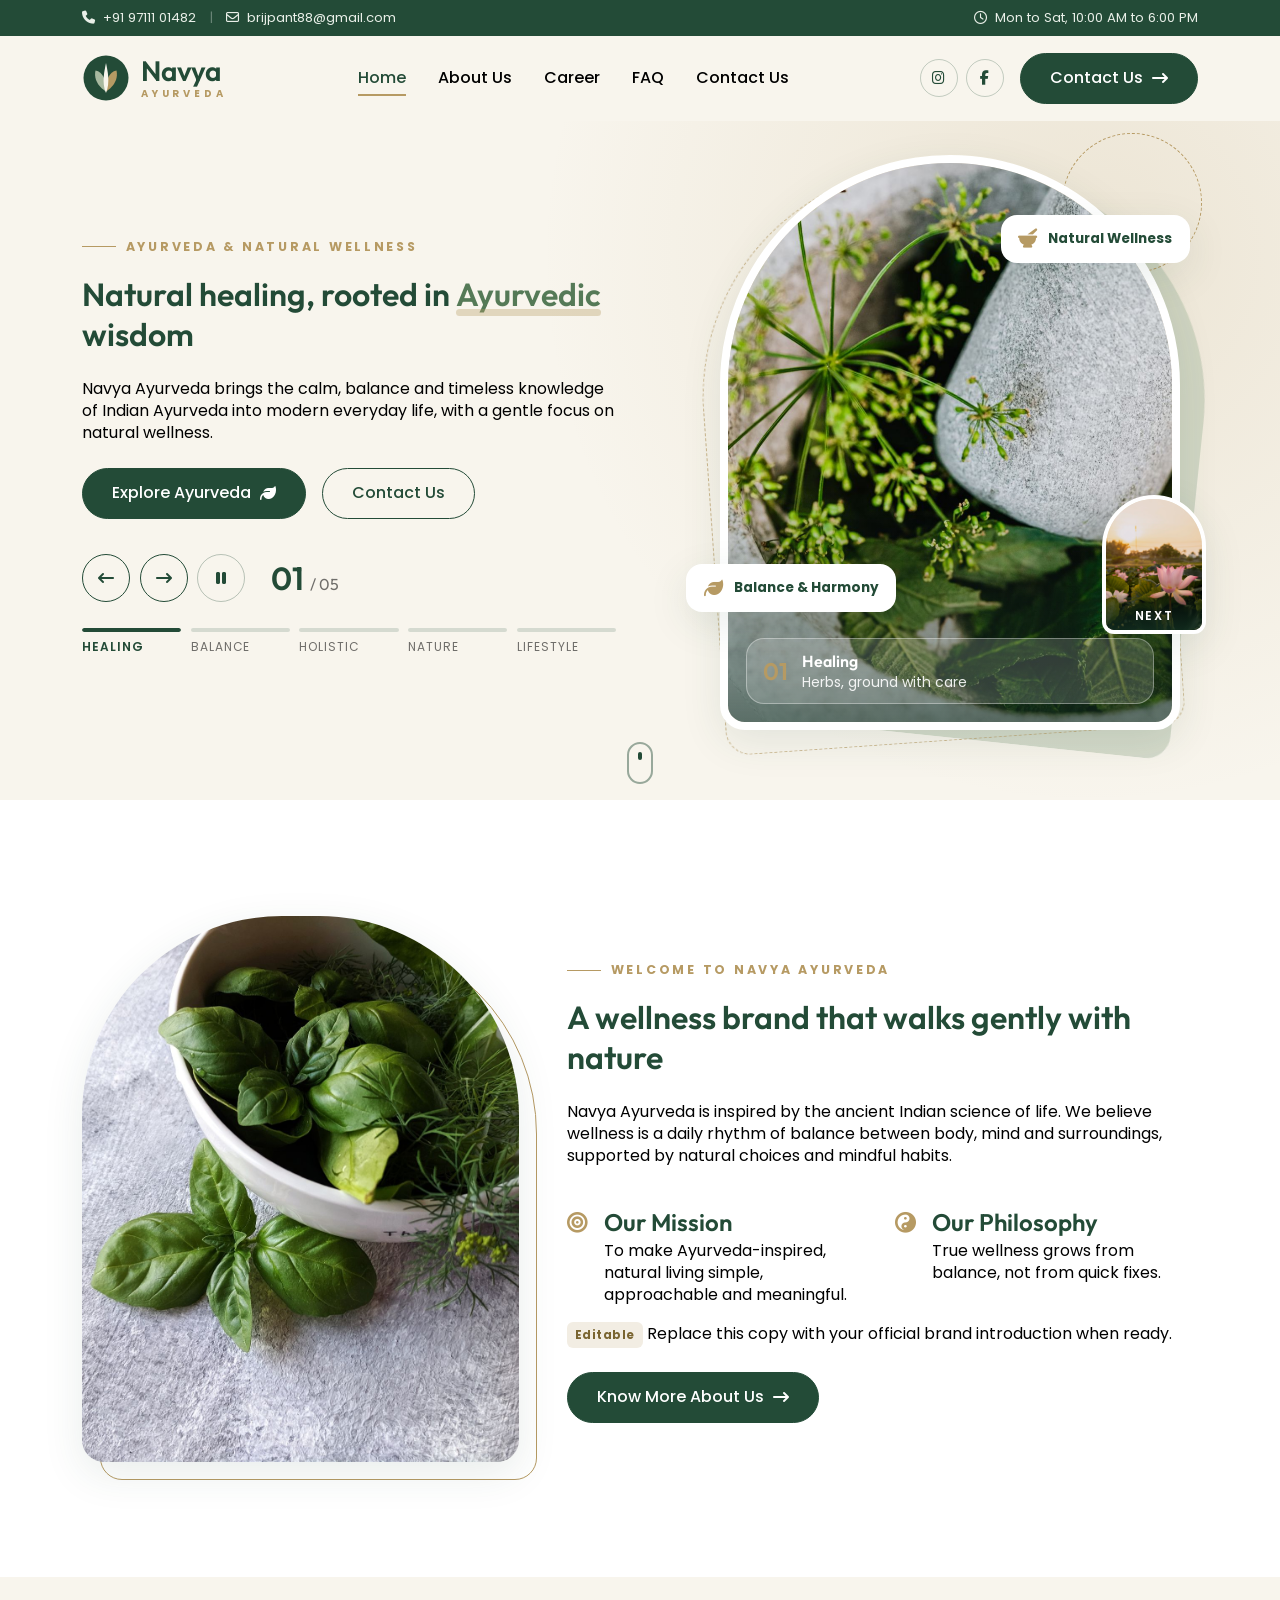
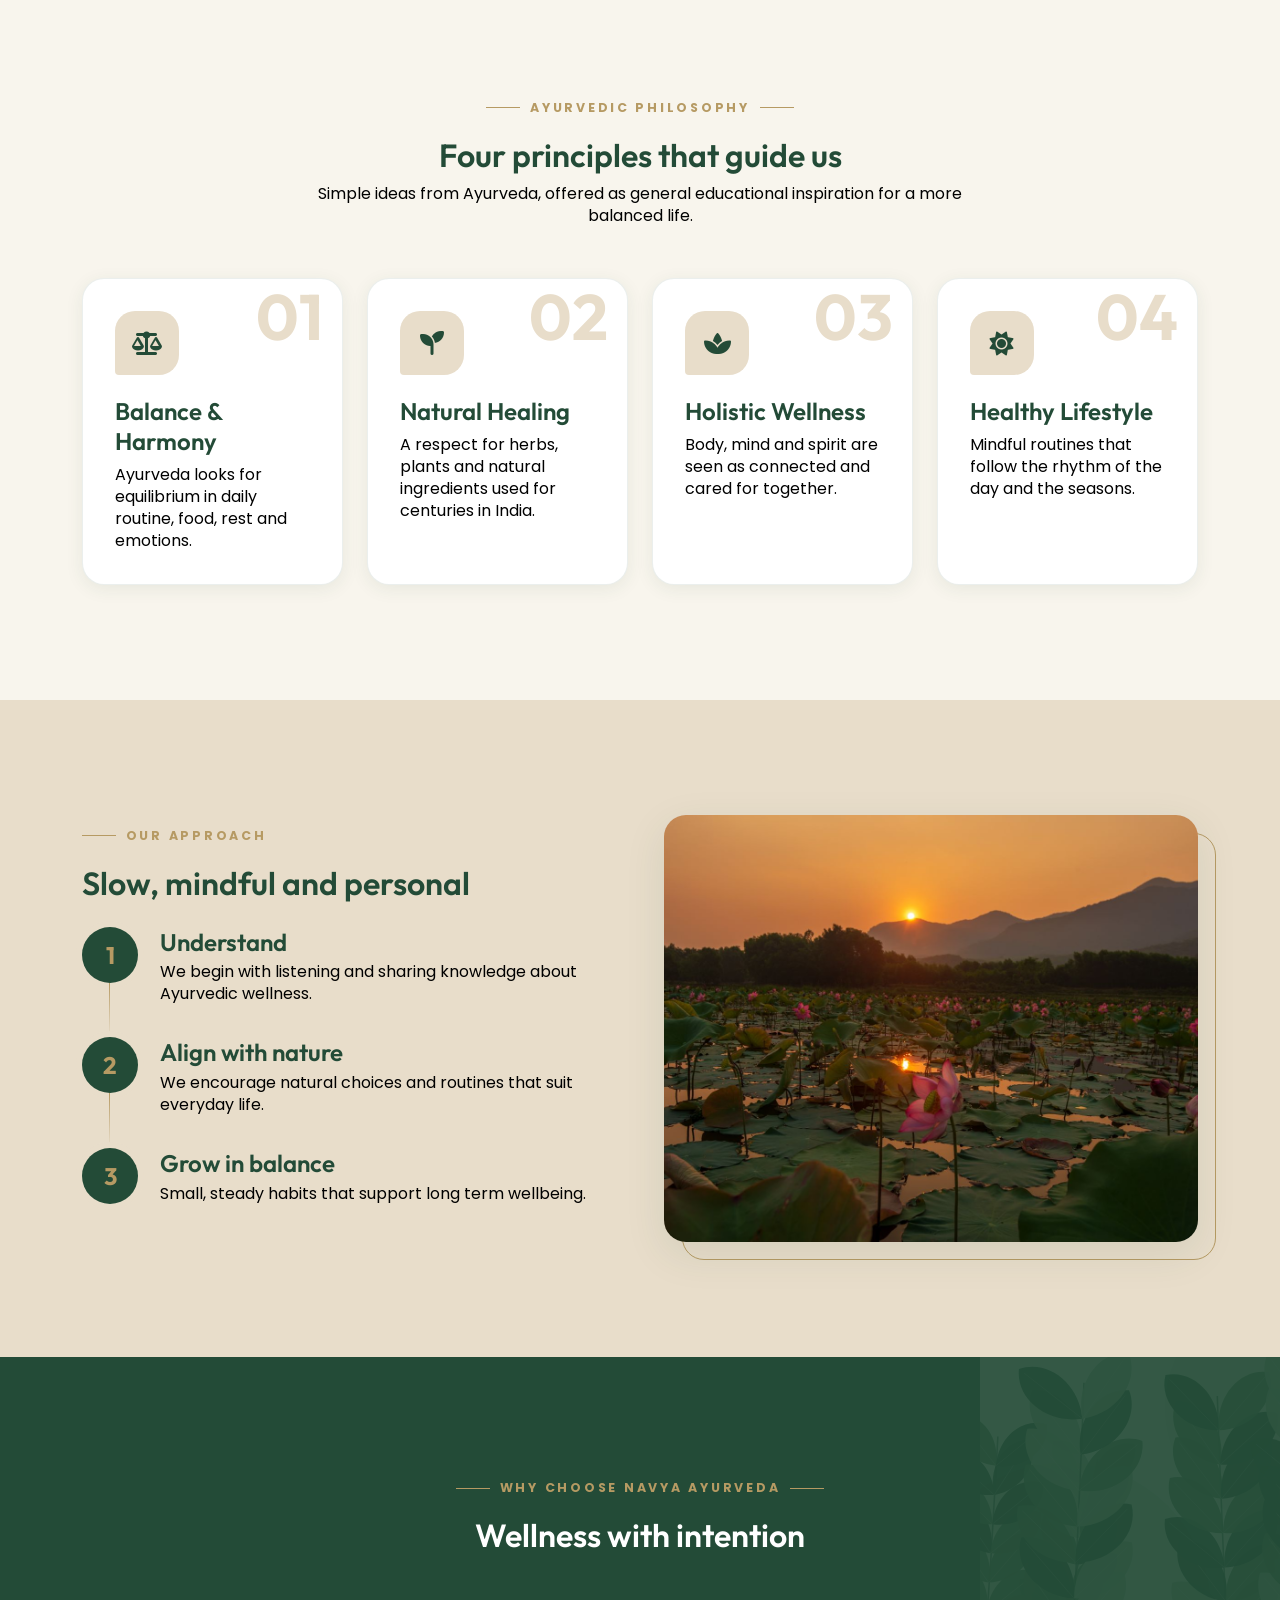
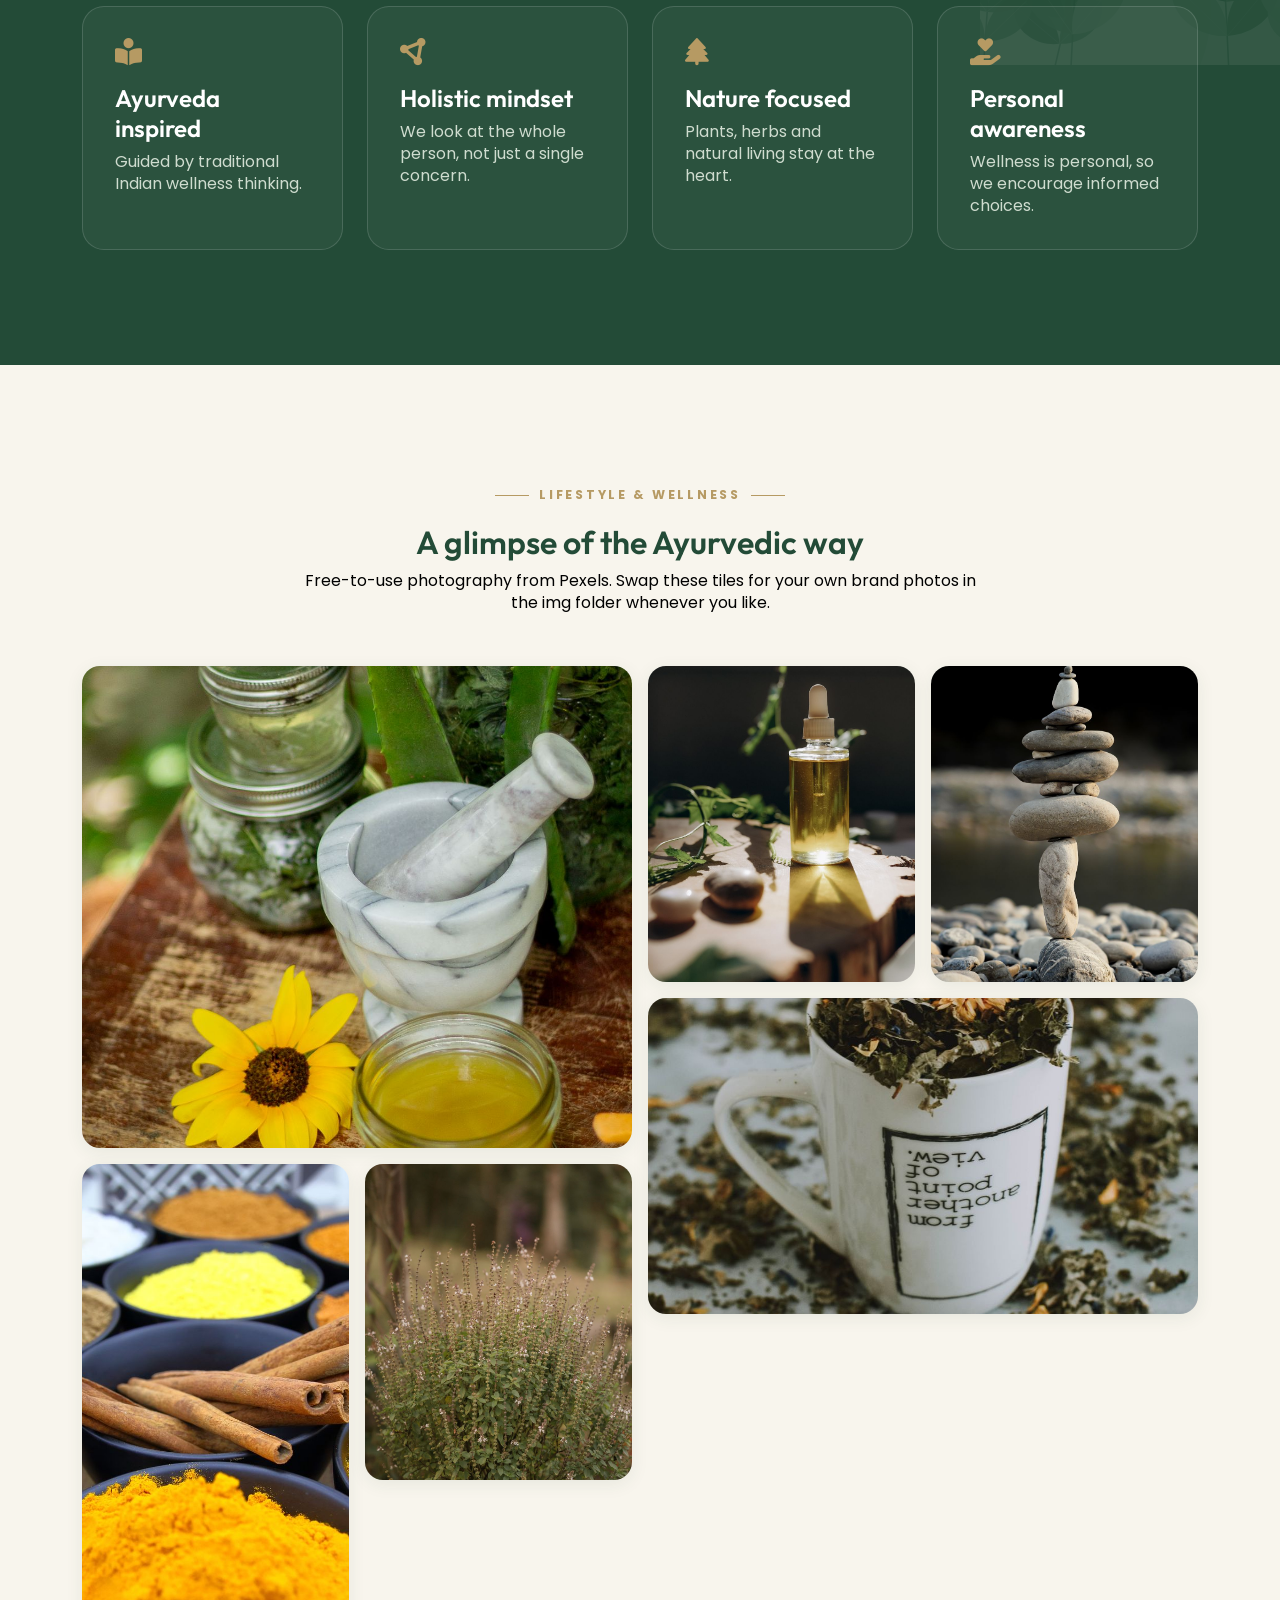
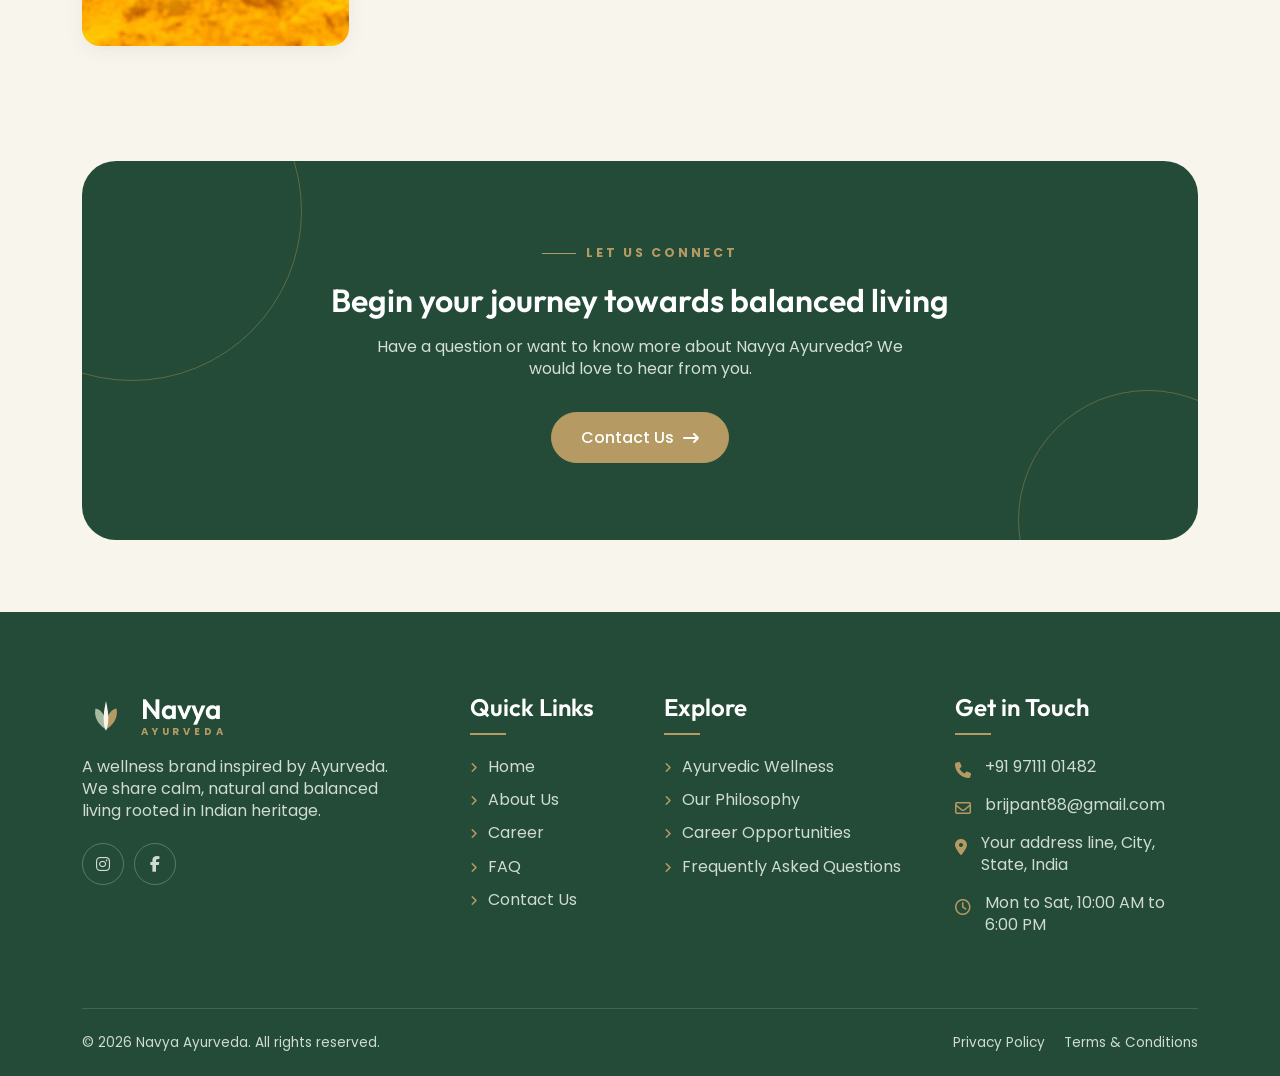
<file: index.html>
<!DOCTYPE html>
<html lang="en">
<head>
<meta charset="utf-8">
<meta name="viewport" content="width=device-width, initial-scale=1">
<title>Home | Navya Ayurveda</title>
<meta name="description" content="Navya Ayurveda: natural healing and Ayurvedic wellness inspired by Indian heritage.">
<link rel="icon" href="img/logo.svg" type="image/svg+xml">
<link rel="preconnect" href="https://fonts.googleapis.com"><link rel="preconnect" href="https://fonts.gstatic.com" crossorigin>
<link href="https://fonts.googleapis.com/css2?family=Outfit:wght@400;500;600&family=Poppins:wght@400;500;600&display=swap" rel="stylesheet">
<link href="https://cdn.jsdelivr.net/npm/bootstrap@5.3.3/dist/css/bootstrap.min.css" rel="stylesheet">
<link href="https://cdnjs.cloudflare.com/ajax/libs/font-awesome/6.5.2/css/all.min.css" rel="stylesheet">
<link href="css/style.css" rel="stylesheet">
</head>
<body data-page="home">
<div id="site-header"></div>
<main id="main">

<section class="hero hero-slider" id="heroSlider" aria-roledescription="carousel" aria-label="Navya Ayurveda highlights" data-autoplay="6500">
 <div class="hs-particles" aria-hidden="true"></div>
 <div class="hs-bgs" aria-hidden="true"><i class="b0 on"></i><i class="b1"></i><i class="b2"></i><i class="b3"></i><i class="b4"></i></div>
 <div class="container hs-inner"><div class="row align-items-center g-5">
  <div class="col-lg-6 hs-textcol">
   <div class="hs-copies" aria-live="off">

    <div class="hs-copy is-active" role="group" aria-roledescription="slide" aria-label="1 of 5">
     <span class="eyebrow">Ayurveda &amp; Natural Wellness</span>
     <h1 id="heroTitle">Natural healing, rooted in <em>Ayurvedic</em> wisdom</h1>
     <p class="lead-soft mt-4">Navya Ayurveda brings the calm, balance and timeless knowledge of Indian Ayurveda into modern everyday life, with a gentle focus on natural wellness.</p>
     <div class="d-flex flex-wrap gap-3 mt-4"><a class="btn-daksh" href="#about-intro">Explore Ayurveda <i class="fa-solid fa-leaf"></i></a><a class="btn-outline-daksh" href="contact.html">Contact Us</a></div>
    </div>

    <div class="hs-copy" role="group" aria-roledescription="slide" aria-label="2 of 5">
     <span class="eyebrow">Balance &amp; Harmony</span>
     <h2>Find your calm, one gentle <em>breath</em> at a time</h2>
     <p class="lead-soft mt-4">Ayurveda invites us to slow down and restore the natural rhythm between body, mind and the world around us.</p>
     <div class="d-flex flex-wrap gap-3 mt-4"><a class="btn-daksh" href="our-philosophy.html">Our Philosophy <i class="fa-solid fa-spa"></i></a><a class="btn-outline-daksh" href="about.html">About Us</a></div>
    </div>

    <div class="hs-copy" role="group" aria-roledescription="slide" aria-label="3 of 5">
     <span class="eyebrow">Holistic Wellness</span>
     <h2>Body, mind and spirit, <em>cared for</em> together</h2>
     <p class="lead-soft mt-4">A whole person way of looking at wellbeing, shared as gentle and educational inspiration for everyday life.</p>
     <div class="d-flex flex-wrap gap-3 mt-4"><a class="btn-daksh" href="ayurvedic-wellness.html">Ayurvedic Wellness <i class="fa-solid fa-arrow-right-long"></i></a><a class="btn-outline-daksh" href="faq.html">Read FAQs</a></div>
    </div>

    <div class="hs-copy" role="group" aria-roledescription="slide" aria-label="4 of 5">
     <span class="eyebrow">Nature&rsquo;s Ingredients</span>
     <h2>Herbs, oils and spices from <em>Indian heritage</em></h2>
     <p class="lead-soft mt-4">A deep respect for plants and natural ingredients that have inspired wellness traditions across India for centuries.</p>
     <div class="d-flex flex-wrap gap-3 mt-4"><a class="btn-daksh" href="#lifestyle">See the Glimpse <i class="fa-solid fa-mortar-pestle"></i></a><a class="btn-outline-daksh" href="about.html">Our Story</a></div>
    </div>

    <div class="hs-copy" role="group" aria-roledescription="slide" aria-label="5 of 5">
     <span class="eyebrow">Healthy Lifestyle</span>
     <h2>Follow the rhythm of the <em>day</em> and the seasons</h2>
     <p class="lead-soft mt-4">Small mindful routines, repeated gently, help build a more balanced and peaceful everyday life.</p>
     <div class="d-flex flex-wrap gap-3 mt-4"><a class="btn-daksh" href="contact.html">Contact Us <i class="fa-solid fa-envelope"></i></a><a class="btn-outline-daksh" href="career.html">Join Our Team</a></div>
    </div>

   </div>

   <div class="hs-controls">
    <div class="hs-arrows">
     <button type="button" class="hs-btn" id="hsPrev" aria-label="Previous slide"><i class="fa-solid fa-arrow-left-long"></i></button>
     <button type="button" class="hs-btn" id="hsNext" aria-label="Next slide"><i class="fa-solid fa-arrow-right-long"></i></button>
     <button type="button" class="hs-btn hs-pause" id="hsPause" aria-label="Pause slideshow"><i class="fa-solid fa-pause"></i></button>
    </div>
    <div class="hs-count" aria-hidden="true"><b id="hsNum">01</b><span>/ 05</span></div>
    <ol class="hs-ticks">
     <li><button type="button" data-i="0" class="is-active"><span class="t-bar"><i></i></span><span class="t-label">Healing</span></button></li>
     <li><button type="button" data-i="1"><span class="t-bar"><i></i></span><span class="t-label">Balance</span></button></li>
     <li><button type="button" data-i="2"><span class="t-bar"><i></i></span><span class="t-label">Holistic</span></button></li>
     <li><button type="button" data-i="3"><span class="t-bar"><i></i></span><span class="t-label">Nature</span></button></li>
     <li><button type="button" data-i="4"><span class="t-bar"><i></i></span><span class="t-label">Lifestyle</span></button></li>
    </ol>
   </div>
  </div>

  <div class="col-lg-6">
   <div class="hero-visual hs-visual">
    <div class="hero-ring" aria-hidden="true"></div>
    <div class="hero-arch hs-arch">
     <img class="hs-img is-active" src="img/slide-herbs.jpg" alt="Fresh green herbs beside a stone mortar and pestle" width="900" height="1000">
     <img class="hs-img" src="img/slide-lotus.jpg" alt="A pink lotus flower blooming in a pond at sunrise" width="900" height="1000">
     <img class="hs-img" src="img/slide-mind.jpg" alt="A woman meditating calmly in a sunlit green forest" width="900" height="1000">
     <img class="hs-img" src="img/slide-oils.jpg" alt="Brown glass bottles of essential oils with dried herbs" width="900" height="1000">
     <img class="hs-img" src="img/slide-sunrise.jpg" alt="Sun rising over lush green fields" width="900" height="1000">
     <div class="hs-cap is-active"><span class="cap-n">01</span><div><b>Healing</b><small>Herbs, ground with care</small></div></div>
     <div class="hs-cap"><span class="cap-n">02</span><div><b>Balance</b><small>Calm like still water</small></div></div>
     <div class="hs-cap"><span class="cap-n">03</span><div><b>Holistic</b><small>Mind, body and nature</small></div></div>
     <div class="hs-cap"><span class="cap-n">04</span><div><b>Nature</b><small>Oils, herbs and botanicals</small></div></div>
     <div class="hs-cap"><span class="cap-n">05</span><div><b>Lifestyle</b><small>Begin each day gently</small></div></div>
    </div>
    <button type="button" class="hs-peek" id="hsPeek" aria-label="Show next slide"><img src="img/slide-lotus.jpg" alt=""><span>Next</span></button>
    <div class="hs-chipset is-active"><div class="hero-chip chip-1"><i class="fa-solid fa-leaf"></i>Balance &amp; Harmony</div><div class="hero-chip chip-2"><i class="fa-solid fa-mortar-pestle"></i>Natural Wellness</div></div>
    <div class="hs-chipset"><div class="hero-chip chip-1"><i class="fa-solid fa-spa"></i>Mindful Living</div><div class="hero-chip chip-2"><i class="fa-solid fa-wind"></i>Inner Calm</div></div>
    <div class="hs-chipset"><div class="hero-chip chip-1"><i class="fa-solid fa-yin-yang"></i>Mind &amp; Body</div><div class="hero-chip chip-2"><i class="fa-solid fa-heart"></i>Whole Person</div></div>
    <div class="hs-chipset"><div class="hero-chip chip-1"><i class="fa-solid fa-seedling"></i>Pure Botanicals</div><div class="hero-chip chip-2"><i class="fa-solid fa-droplet"></i>Herbal Oils</div></div>
    <div class="hs-chipset"><div class="hero-chip chip-1"><i class="fa-solid fa-sun"></i>Daily Rhythm</div><div class="hero-chip chip-2"><i class="fa-solid fa-moon"></i>Seasonal Living</div></div>
   </div>
  </div>
 </div></div>
<a class="hs-scroll" href="#about-intro" aria-label="Scroll to content"><span></span></a>
</section>

<section class="section-pad bg-white-soft" id="about-intro">
 <div class="container"><div class="row align-items-center g-5">
  <div class="col-lg-5 reveal"><div class="img-wrap frame-offset"><div class="frame frame-arch" style="aspect-ratio:4/5"><img src="img/herbs-bowl.jpg" alt="Fresh basil and herbs in a white bowl" loading="lazy"></div></div></div>
  <div class="col-lg-7 reveal d1">
   <span class="eyebrow">Welcome to Navya Ayurveda</span>
   <h2>A wellness brand that walks gently with nature</h2>
   <p class="mt-4">Navya Ayurveda is inspired by the ancient Indian science of life. We believe wellness is a daily rhythm of balance between body, mind and surroundings, supported by natural choices and mindful habits.</p>
   <div class="row g-4 my-3">
    <div class="col-sm-6"><div class="value-line border-0 p-0"><i class="fa-solid fa-bullseye"></i><div><h3>Our Mission</h3><p>To make Ayurveda-inspired, natural living simple, approachable and meaningful.</p></div></div></div>
    <div class="col-sm-6"><div class="value-line border-0 p-0"><i class="fa-solid fa-yin-yang"></i><div><h3>Our Philosophy</h3><p>True wellness grows from balance, not from quick fixes.</p></div></div></div>
   </div>
   <p><span class="placeholder-note">Editable</span> Replace this copy with your official brand introduction when ready.</p>
   <a class="btn-daksh mt-2" href="about.html">Know More About Us <i class="fa-solid fa-arrow-right-long"></i></a>
  </div>
 </div></div>
</section>

<section class="section-pad" id="philosophy">
 <div class="container">
  <div class="section-head reveal"><span class="eyebrow">Ayurvedic Philosophy</span><h2>Four principles that guide us</h2><p>Simple ideas from Ayurveda, offered as general educational inspiration for a more balanced life.</p></div>
  <div class="row g-4">
   <div class="col-md-6 col-xl-3 reveal"><div class="card-soft"><span class="num">01</span><div class="icon-badge"><i class="fa-solid fa-scale-balanced"></i></div><h3>Balance &amp; Harmony</h3><p>Ayurveda looks for equilibrium in daily routine, food, rest and emotions.</p></div></div>
   <div class="col-md-6 col-xl-3 reveal d1"><div class="card-soft"><span class="num">02</span><div class="icon-badge"><i class="fa-solid fa-seedling"></i></div><h3>Natural Healing</h3><p>A respect for herbs, plants and natural ingredients used for centuries in India.</p></div></div>
   <div class="col-md-6 col-xl-3 reveal d2"><div class="card-soft"><span class="num">03</span><div class="icon-badge"><i class="fa-solid fa-spa"></i></div><h3>Holistic Wellness</h3><p>Body, mind and spirit are seen as connected and cared for together.</p></div></div>
   <div class="col-md-6 col-xl-3 reveal d3"><div class="card-soft"><span class="num">04</span><div class="icon-badge"><i class="fa-solid fa-sun"></i></div><h3>Healthy Lifestyle</h3><p>Mindful routines that follow the rhythm of the day and the seasons.</p></div></div>
  </div>
 </div>
</section>

<section class="section-pad bg-beige">
 <div class="container"><div class="row align-items-center g-5">
  <div class="col-lg-6 order-lg-2 reveal"><div class="img-wrap frame-offset"><div class="frame" style="aspect-ratio:5/4"><img src="img/lotus-pond.jpg" alt="A lotus pond at sunset with a mountain in the distance" loading="lazy"></div></div></div>
  <div class="col-lg-6 reveal d1">
   <span class="eyebrow">Our Approach</span>
   <h2 class="mb-4">Slow, mindful and personal</h2>
   <div class="steps">
    <div class="step"><div class="step-dot">1</div><div><h3>Understand</h3><p>We begin with listening and sharing knowledge about Ayurvedic wellness.</p></div></div>
    <div class="step"><div class="step-dot">2</div><div><h3>Align with nature</h3><p>We encourage natural choices and routines that suit everyday life.</p></div></div>
    <div class="step"><div class="step-dot">3</div><div><h3>Grow in balance</h3><p>Small, steady habits that support long term wellbeing.</p></div></div>
   </div>
  </div>
 </div></div>
</section>

<section class="section-pad bg-forest" style="overflow:hidden">
 <img class="leaf-deco" src="img/g6.svg" alt="" style="right:-120px;top:-60px">
 <div class="container position-relative">
  <div class="section-head reveal"><span class="eyebrow">Why Choose Navya Ayurveda</span><h2>Wellness with intention</h2></div>
  <div class="row g-4">
   <div class="col-md-6 col-lg-3 reveal"><div class="feature-dark"><i class="fa-solid fa-book-open-reader"></i><h3>Ayurveda inspired</h3><p>Guided by traditional Indian wellness thinking.</p></div></div>
   <div class="col-md-6 col-lg-3 reveal d1"><div class="feature-dark"><i class="fa-solid fa-circle-nodes"></i><h3>Holistic mindset</h3><p>We look at the whole person, not just a single concern.</p></div></div>
   <div class="col-md-6 col-lg-3 reveal d2"><div class="feature-dark"><i class="fa-solid fa-tree"></i><h3>Nature focused</h3><p>Plants, herbs and natural living stay at the heart.</p></div></div>
   <div class="col-md-6 col-lg-3 reveal d3"><div class="feature-dark"><i class="fa-solid fa-hand-holding-heart"></i><h3>Personal awareness</h3><p>Wellness is personal, so we encourage informed choices.</p></div></div>
  </div>
 </div>
</section>

<section class="section-pad" id="lifestyle">
 <div class="container">
  <div class="section-head reveal"><span class="eyebrow">Lifestyle &amp; Wellness</span><h2>A glimpse of the Ayurvedic way</h2><p>Free-to-use photography from Pexels. Swap these tiles for your own brand photos in the img folder whenever you like.</p></div>
  <div class="gallery reveal">
   <figure class="g g1"><img src="img/gal-herbs.jpg" alt="Herbs, honey and a marble mortar and pestle" loading="lazy"><figcaption>Natural herbs</figcaption></figure>
   <figure class="g g2"><img src="img/gal-oil.jpg" alt="A bottle of natural herbal oil in soft sunlight" loading="lazy"><figcaption>Herbal oils</figcaption></figure>
   <figure class="g g3"><img src="img/gal-cairn.jpg" alt="Smooth stones balanced in a calm stack" loading="lazy"><figcaption>Mindful living</figcaption></figure>
   <figure class="g g4"><img src="img/gal-tea.jpg" alt="A cup of herbal tea with dried flowers" loading="lazy"><figcaption>Morning rhythm</figcaption></figure>
   <figure class="g g5"><img src="img/gal-spices.jpg" alt="Bowls of seeds and spices including turmeric and cinnamon" loading="lazy"><figcaption>Seeds and spices</figcaption></figure>
   <figure class="g g6"><img src="img/gal-botanical.jpg" alt="A flowering herb plant in the wild" loading="lazy"><figcaption>Botanicals</figcaption></figure>
  </div>
 </div>
</section>

<section class="pb-5 mb-4">
 <div class="container"><div class="cta reveal">
  <span class="eyebrow justify-content-center">Let us connect</span>
  <h2>Begin your journey towards balanced living</h2>
  <p>Have a question or want to know more about Navya Ayurveda? We would love to hear from you.</p>
  <a class="btn-gold" href="contact.html">Contact Us <i class="fa-solid fa-arrow-right-long"></i></a>
 </div></div>
</section>

</main>
<div id="site-footer"></div>
<script src="https://cdn.jsdelivr.net/npm/bootstrap@5.3.3/dist/js/bootstrap.bundle.min.js"></script>
<script src="js/components.js"></script>
<script src="js/main.js"></script>
<script src="js/hero-slider.js"></script>
</body>
</html>
</file>
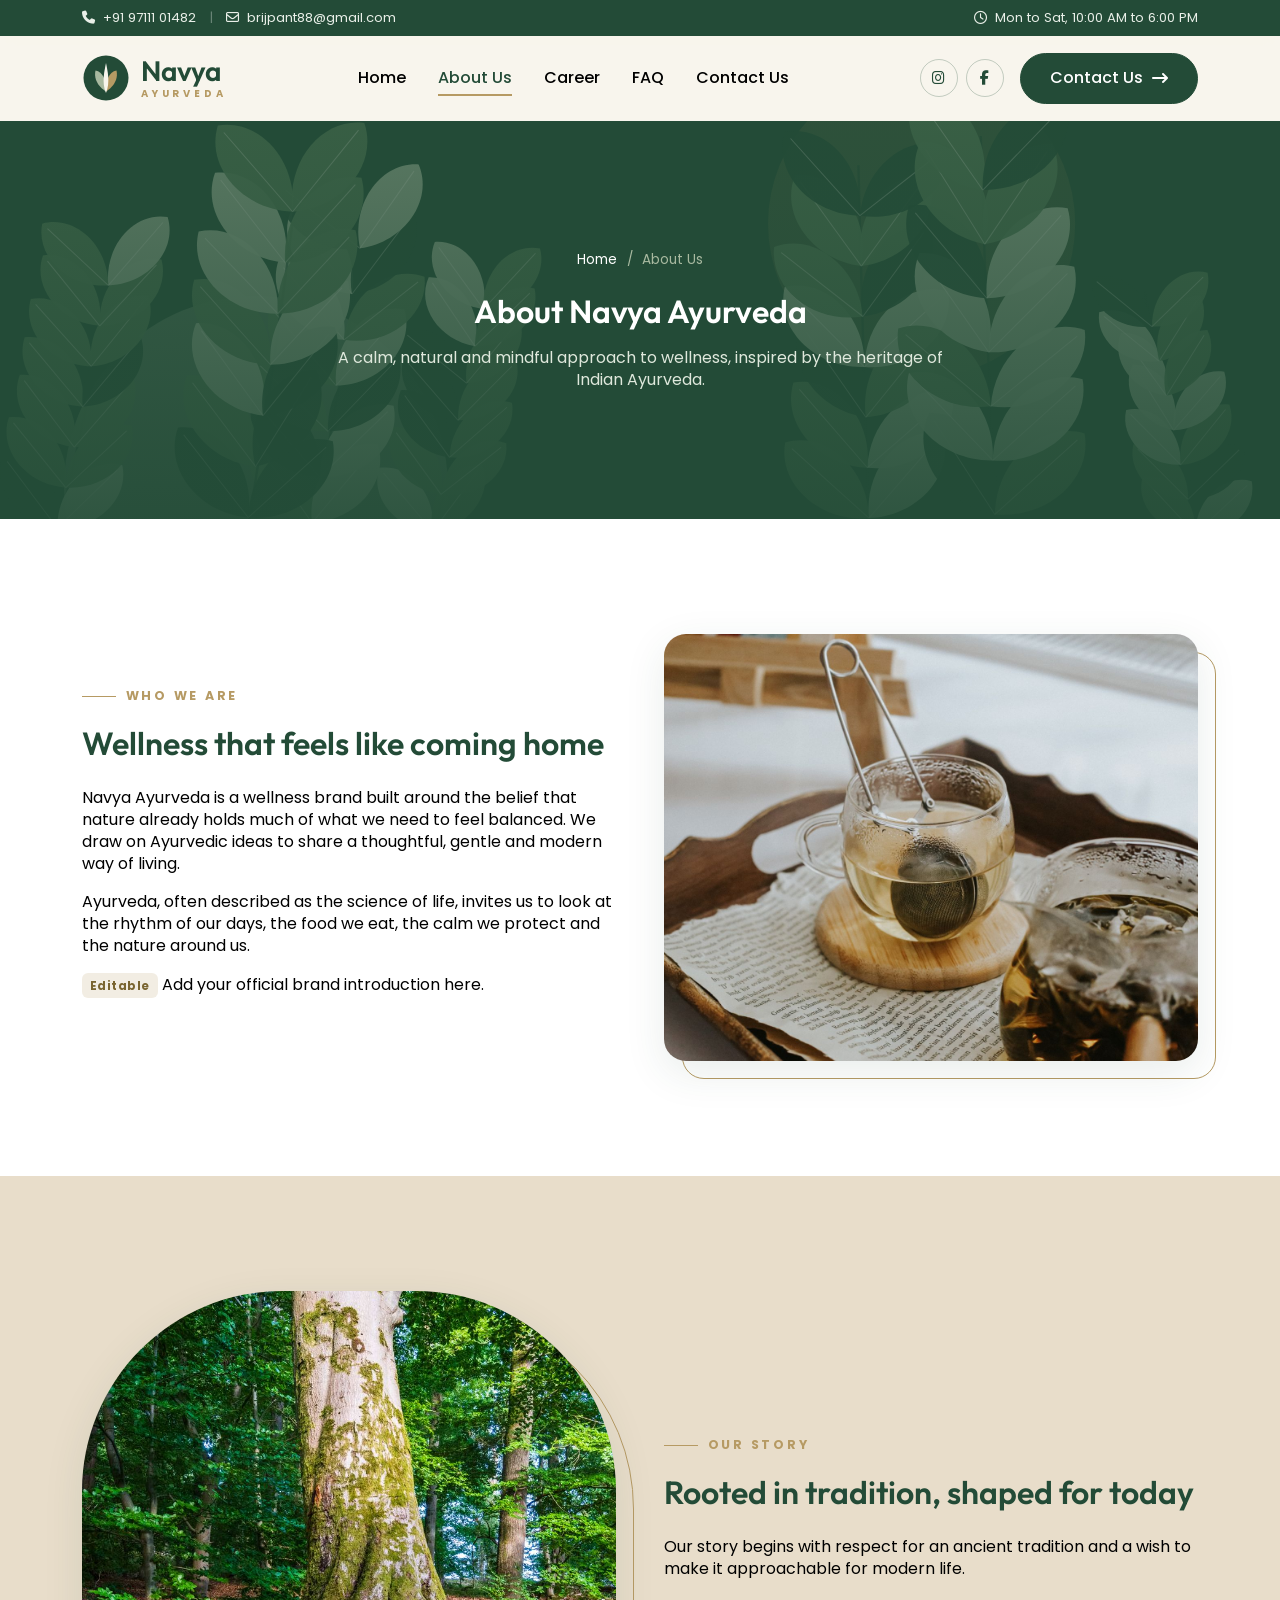
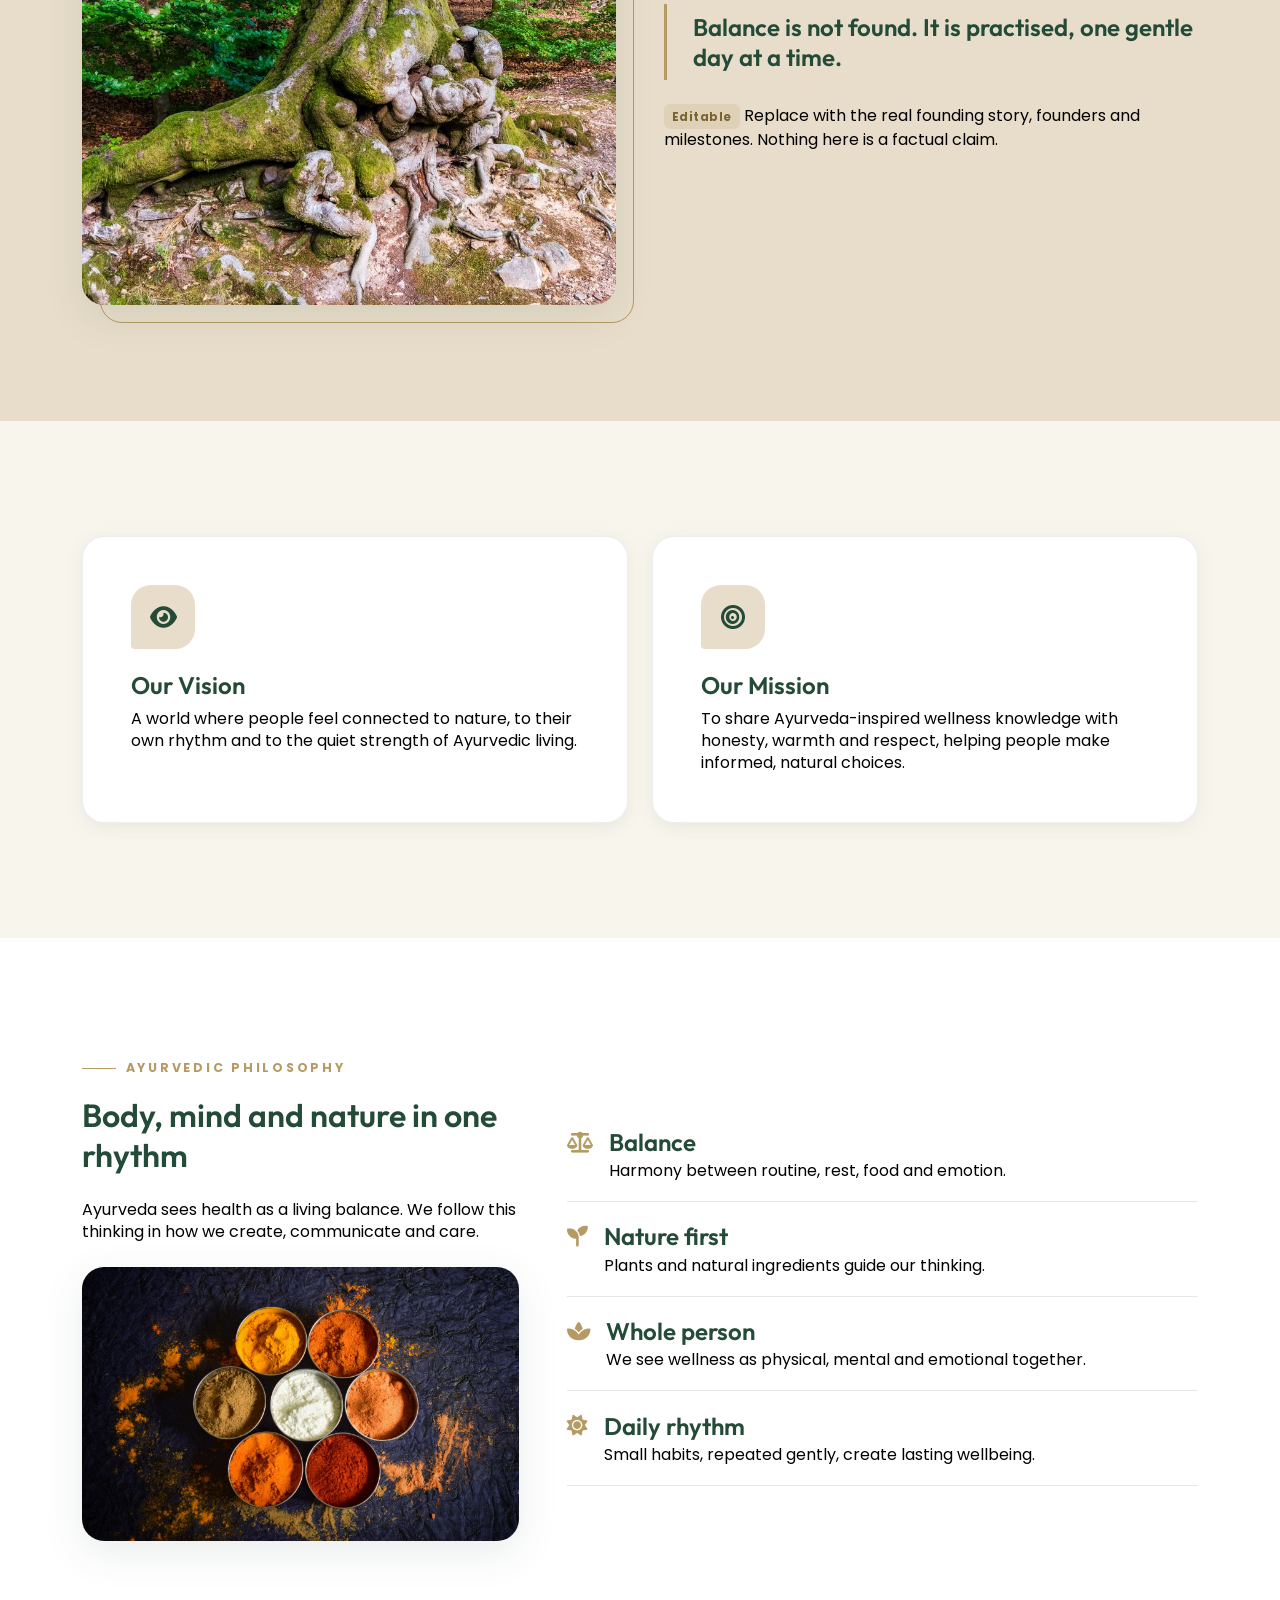
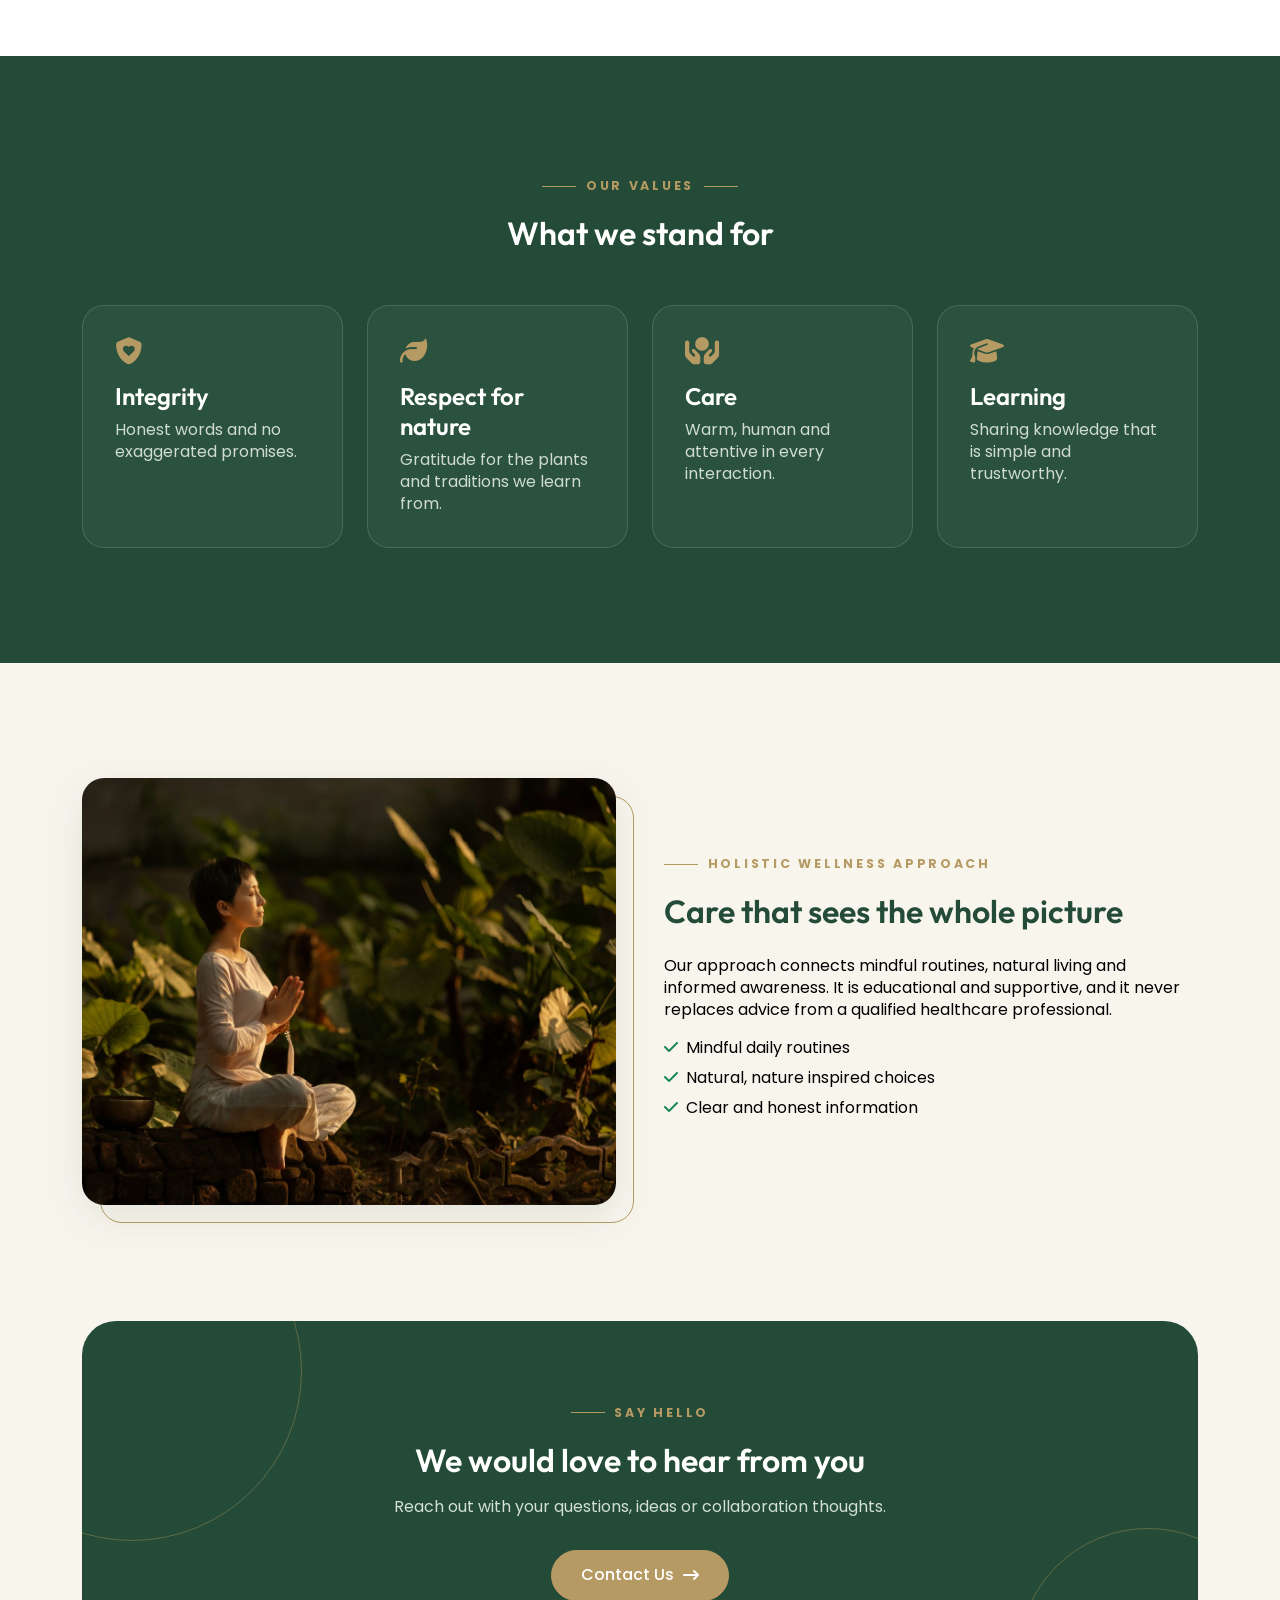
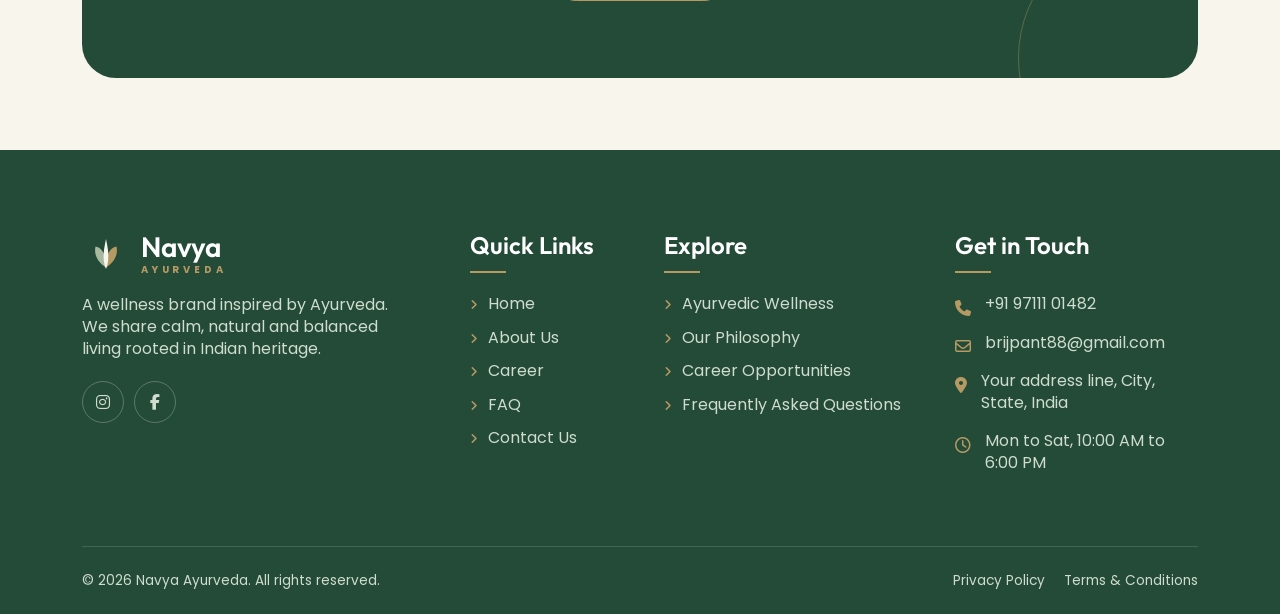
<file: about.html>
<!DOCTYPE html>
<html lang="en">
<head>
<meta charset="utf-8">
<meta name="viewport" content="width=device-width, initial-scale=1">
<title>About Us | Navya Ayurveda</title>
<meta name="description" content="Learn about Navya Ayurveda, our vision, mission, philosophy and values.">
<link rel="icon" href="img/logo.svg" type="image/svg+xml">
<link rel="preconnect" href="https://fonts.googleapis.com"><link rel="preconnect" href="https://fonts.gstatic.com" crossorigin>
<link href="https://fonts.googleapis.com/css2?family=Outfit:wght@400;500;600&family=Poppins:wght@400;500;600&display=swap" rel="stylesheet">
<link href="https://cdn.jsdelivr.net/npm/bootstrap@5.3.3/dist/css/bootstrap.min.css" rel="stylesheet">
<link href="https://cdnjs.cloudflare.com/ajax/libs/font-awesome/6.5.2/css/all.min.css" rel="stylesheet">
<link href="css/style.css" rel="stylesheet">
</head>
<body data-page="about">
<div id="site-header"></div>
<main id="main">

<section class="page-hero"><div class="container">
 <nav class="crumbs" aria-label="Breadcrumb"><a href="index.html">Home</a><span>/</span><span>About Us</span></nav>
 <h1>About Navya Ayurveda</h1><p>A calm, natural and mindful approach to wellness, inspired by the heritage of Indian Ayurveda.</p>
</div></section>

<section class="section-pad bg-white-soft"><div class="container"><div class="row align-items-center g-5">
 <div class="col-lg-6 reveal"><span class="eyebrow">Who we are</span><h2>Wellness that feels like coming home</h2>
  <p class="mt-4">Navya Ayurveda is a wellness brand built around the belief that nature already holds much of what we need to feel balanced. We draw on Ayurvedic ideas to share a thoughtful, gentle and modern way of living.</p>
  <p>Ayurveda, often described as the science of life, invites us to look at the rhythm of our days, the food we eat, the calm we protect and the nature around us.</p>
  <p><span class="placeholder-note">Editable</span> Add your official brand introduction here.</p></div>
 <div class="col-lg-6 reveal d1"><div class="img-wrap frame-offset"><div class="frame" style="aspect-ratio:5/4"><img src="img/about-home.jpg" alt="Herbal tea in glass cups with an infuser on a cosy tray" loading="lazy"></div></div></div>
</div></div></section>

<section class="section-pad bg-beige"><div class="container"><div class="row align-items-center g-5">
 <div class="col-lg-6 order-lg-2 reveal"><span class="eyebrow">Our Story</span><h2>Rooted in tradition, shaped for today</h2>
  <p class="mt-4">Our story begins with respect for an ancient tradition and a wish to make it approachable for modern life.</p>
  <div class="quote-block my-4">Balance is not found. It is practised, one gentle day at a time.</div>
  <p><span class="placeholder-note">Editable</span> Replace with the real founding story, founders and milestones. Nothing here is a factual claim.</p></div>
 <div class="col-lg-6 reveal d1"><div class="img-wrap frame-offset"><div class="frame frame-arch" style="aspect-ratio:4/4.6"><img src="img/about-roots.jpg" alt="An old tree with deep roots spreading across a green forest floor" loading="lazy"></div></div></div>
</div></div></section>

<section class="section-pad"><div class="container">
 <div class="row g-4">
  <div class="col-lg-6 reveal"><div class="card-soft p-4 p-lg-5"><div class="icon-badge"><i class="fa-solid fa-eye"></i></div><h3>Our Vision</h3><p>A world where people feel connected to nature, to their own rhythm and to the quiet strength of Ayurvedic living.</p></div></div>
  <div class="col-lg-6 reveal d1"><div class="card-soft p-4 p-lg-5"><div class="icon-badge"><i class="fa-solid fa-bullseye"></i></div><h3>Our Mission</h3><p>To share Ayurveda-inspired wellness knowledge with honesty, warmth and respect, helping people make informed, natural choices.</p></div></div>
 </div>
</div></section>

<section class="section-pad bg-white-soft" id="philosophy"><div class="container"><div class="row g-5 align-items-center">
 <div class="col-lg-5 reveal"><span class="eyebrow">Ayurvedic Philosophy</span><h2>Body, mind and nature in one rhythm</h2><p class="mt-4">Ayurveda sees health as a living balance. We follow this thinking in how we create, communicate and care.</p>
  <div class="frame mt-4" style="aspect-ratio:16/10"><img src="img/about-spices.jpg" alt="Bowls of colourful Indian spices seen from above" loading="lazy"></div></div>
 <div class="col-lg-7 reveal d1">
  <div class="value-line"><i class="fa-solid fa-scale-balanced"></i><div><h3>Balance</h3><p>Harmony between routine, rest, food and emotion.</p></div></div>
  <div class="value-line"><i class="fa-solid fa-seedling"></i><div><h3>Nature first</h3><p>Plants and natural ingredients guide our thinking.</p></div></div>
  <div class="value-line"><i class="fa-solid fa-spa"></i><div><h3>Whole person</h3><p>We see wellness as physical, mental and emotional together.</p></div></div>
  <div class="value-line"><i class="fa-solid fa-sun"></i><div><h3>Daily rhythm</h3><p>Small habits, repeated gently, create lasting wellbeing.</p></div></div>
 </div>
</div></div></section>

<section class="section-pad bg-forest"><div class="container">
 <div class="section-head reveal"><span class="eyebrow">Our Values</span><h2>What we stand for</h2></div>
 <div class="row g-4">
  <div class="col-md-6 col-lg-3 reveal"><div class="feature-dark"><i class="fa-solid fa-shield-heart"></i><h3>Integrity</h3><p>Honest words and no exaggerated promises.</p></div></div>
  <div class="col-md-6 col-lg-3 reveal d1"><div class="feature-dark"><i class="fa-solid fa-leaf"></i><h3>Respect for nature</h3><p>Gratitude for the plants and traditions we learn from.</p></div></div>
  <div class="col-md-6 col-lg-3 reveal d2"><div class="feature-dark"><i class="fa-solid fa-hands-holding-circle"></i><h3>Care</h3><p>Warm, human and attentive in every interaction.</p></div></div>
  <div class="col-md-6 col-lg-3 reveal d3"><div class="feature-dark"><i class="fa-solid fa-graduation-cap"></i><h3>Learning</h3><p>Sharing knowledge that is simple and trustworthy.</p></div></div>
 </div>
</div></section>

<section class="section-pad"><div class="container"><div class="row align-items-center g-5">
 <div class="col-lg-6 reveal"><div class="img-wrap frame-offset"><div class="frame" style="aspect-ratio:5/4"><img src="img/about-holistic.jpg" alt="A woman meditating peacefully in a green garden" loading="lazy"></div></div></div>
 <div class="col-lg-6 reveal d1"><span class="eyebrow">Holistic Wellness Approach</span><h2>Care that sees the whole picture</h2>
  <p class="mt-4">Our approach connects mindful routines, natural living and informed awareness. It is educational and supportive, and it never replaces advice from a qualified healthcare professional.</p>
  <ul class="list-unstyled mt-3">
   <li class="mb-2"><i class="fa-solid fa-check text-success me-2"></i>Mindful daily routines</li>
   <li class="mb-2"><i class="fa-solid fa-check text-success me-2"></i>Natural, nature inspired choices</li>
   <li class="mb-2"><i class="fa-solid fa-check text-success me-2"></i>Clear and honest information</li></ul></div>
</div></div></section>

<section class="pb-5 mb-4"><div class="container"><div class="cta reveal"><span class="eyebrow justify-content-center">Say hello</span><h2>We would love to hear from you</h2><p>Reach out with your questions, ideas or collaboration thoughts.</p><a class="btn-gold" href="contact.html">Contact Us <i class="fa-solid fa-arrow-right-long"></i></a></div></div></section>

</main>
<div id="site-footer"></div>
<script src="https://cdn.jsdelivr.net/npm/bootstrap@5.3.3/dist/js/bootstrap.bundle.min.js"></script>
<script src="js/components.js"></script>
<script src="js/main.js"></script>
</body>
</html>
</file>
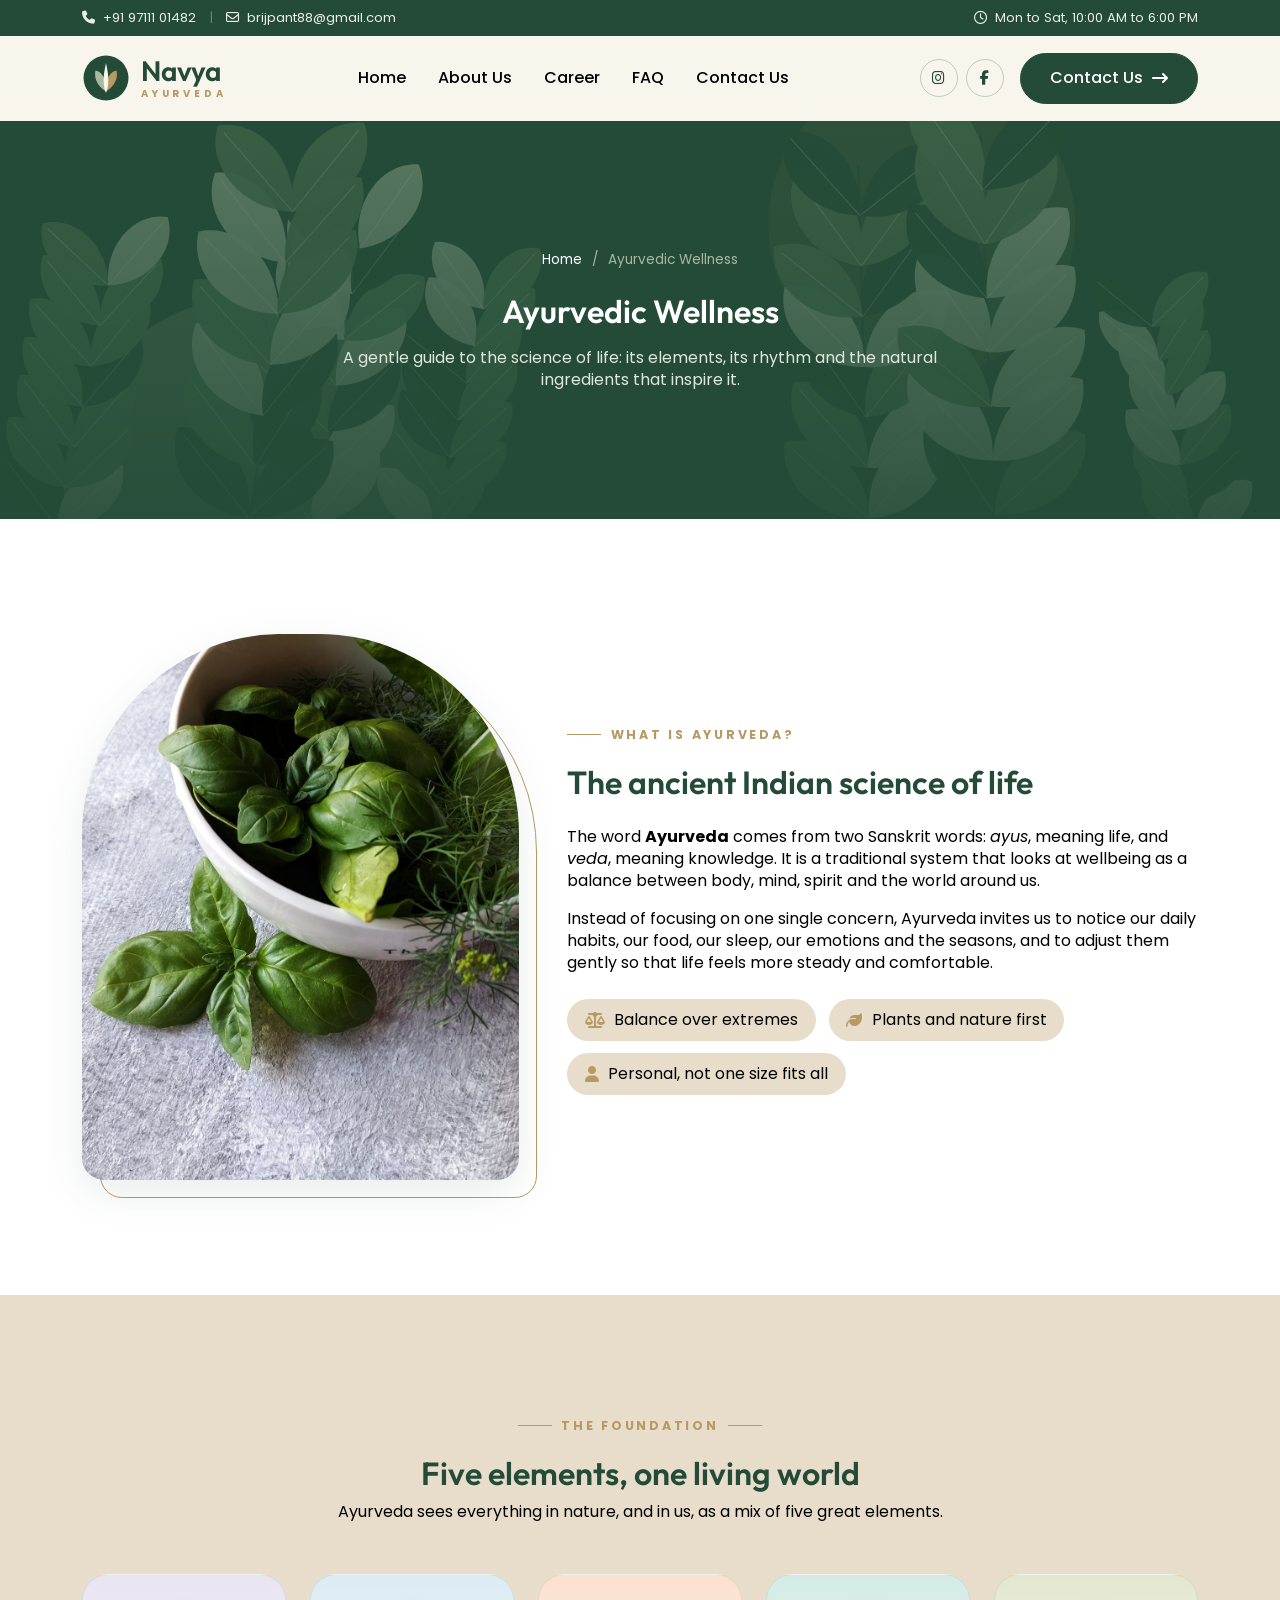
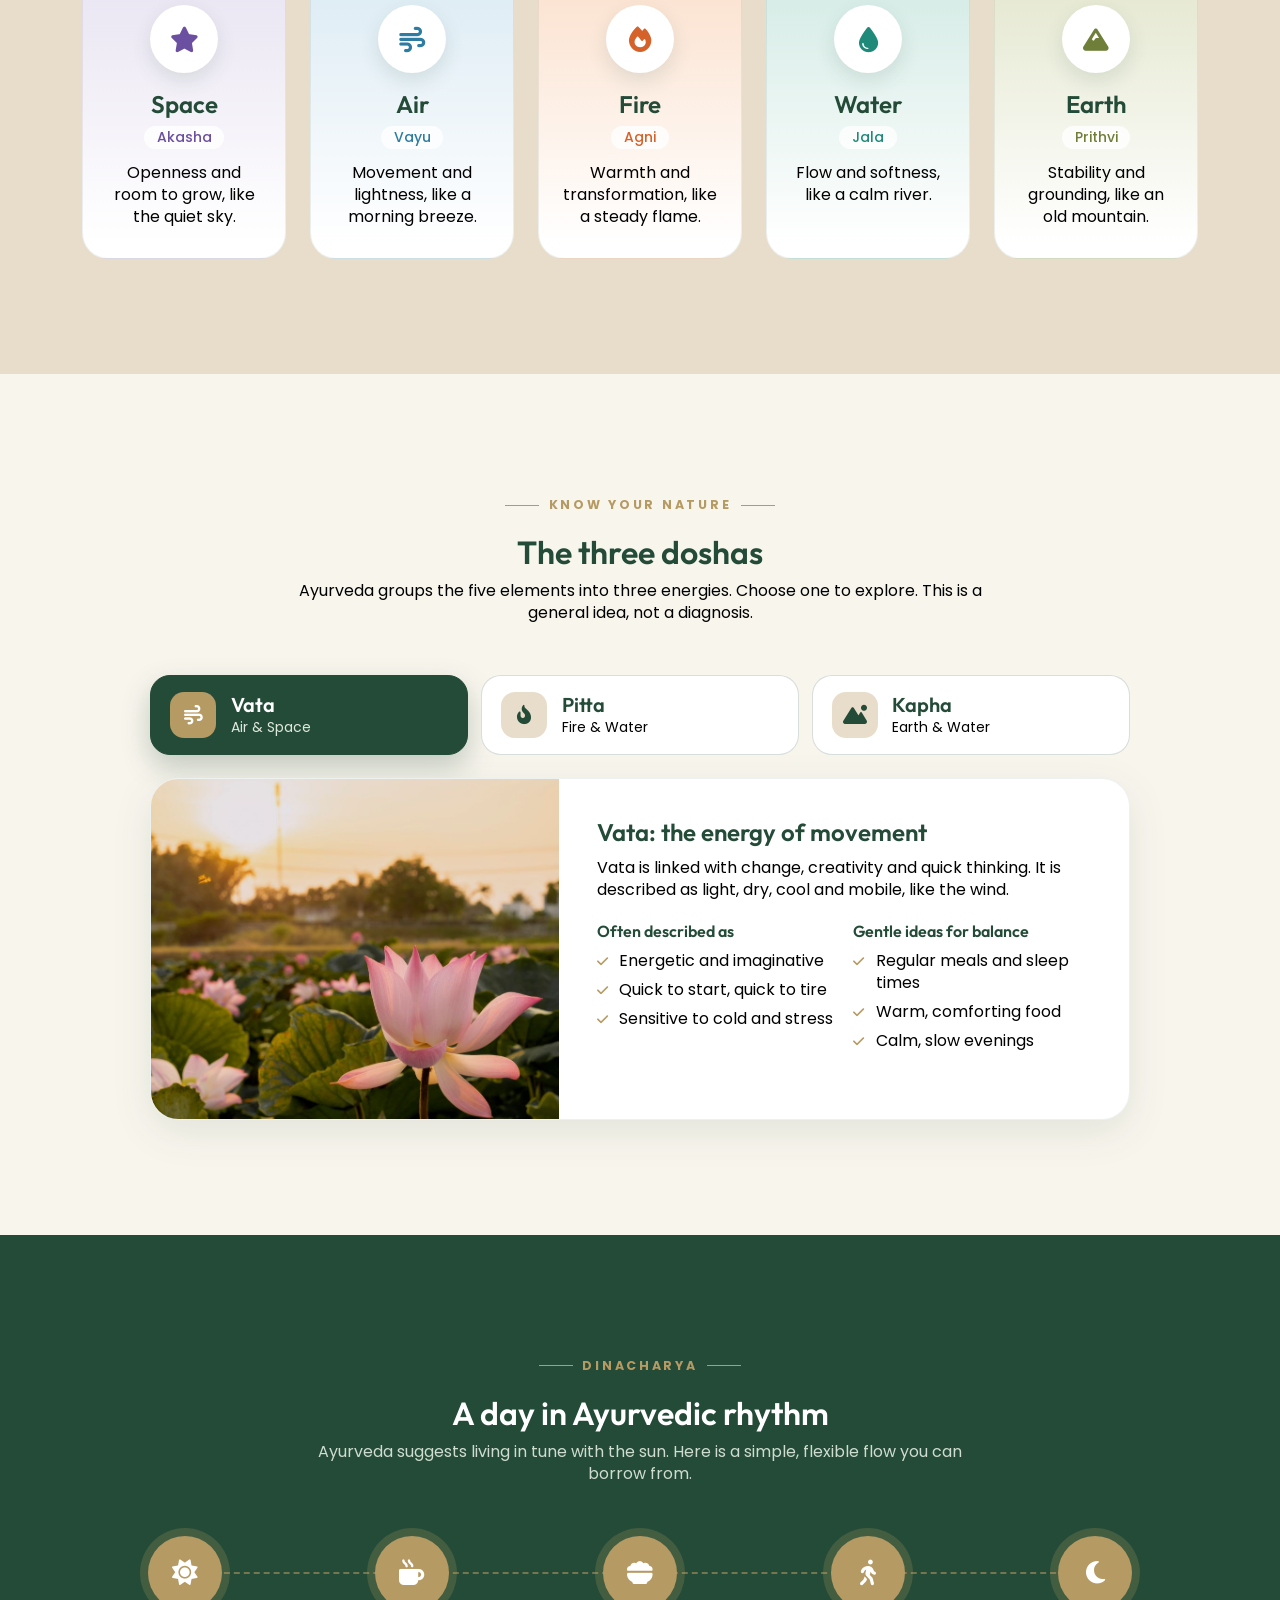
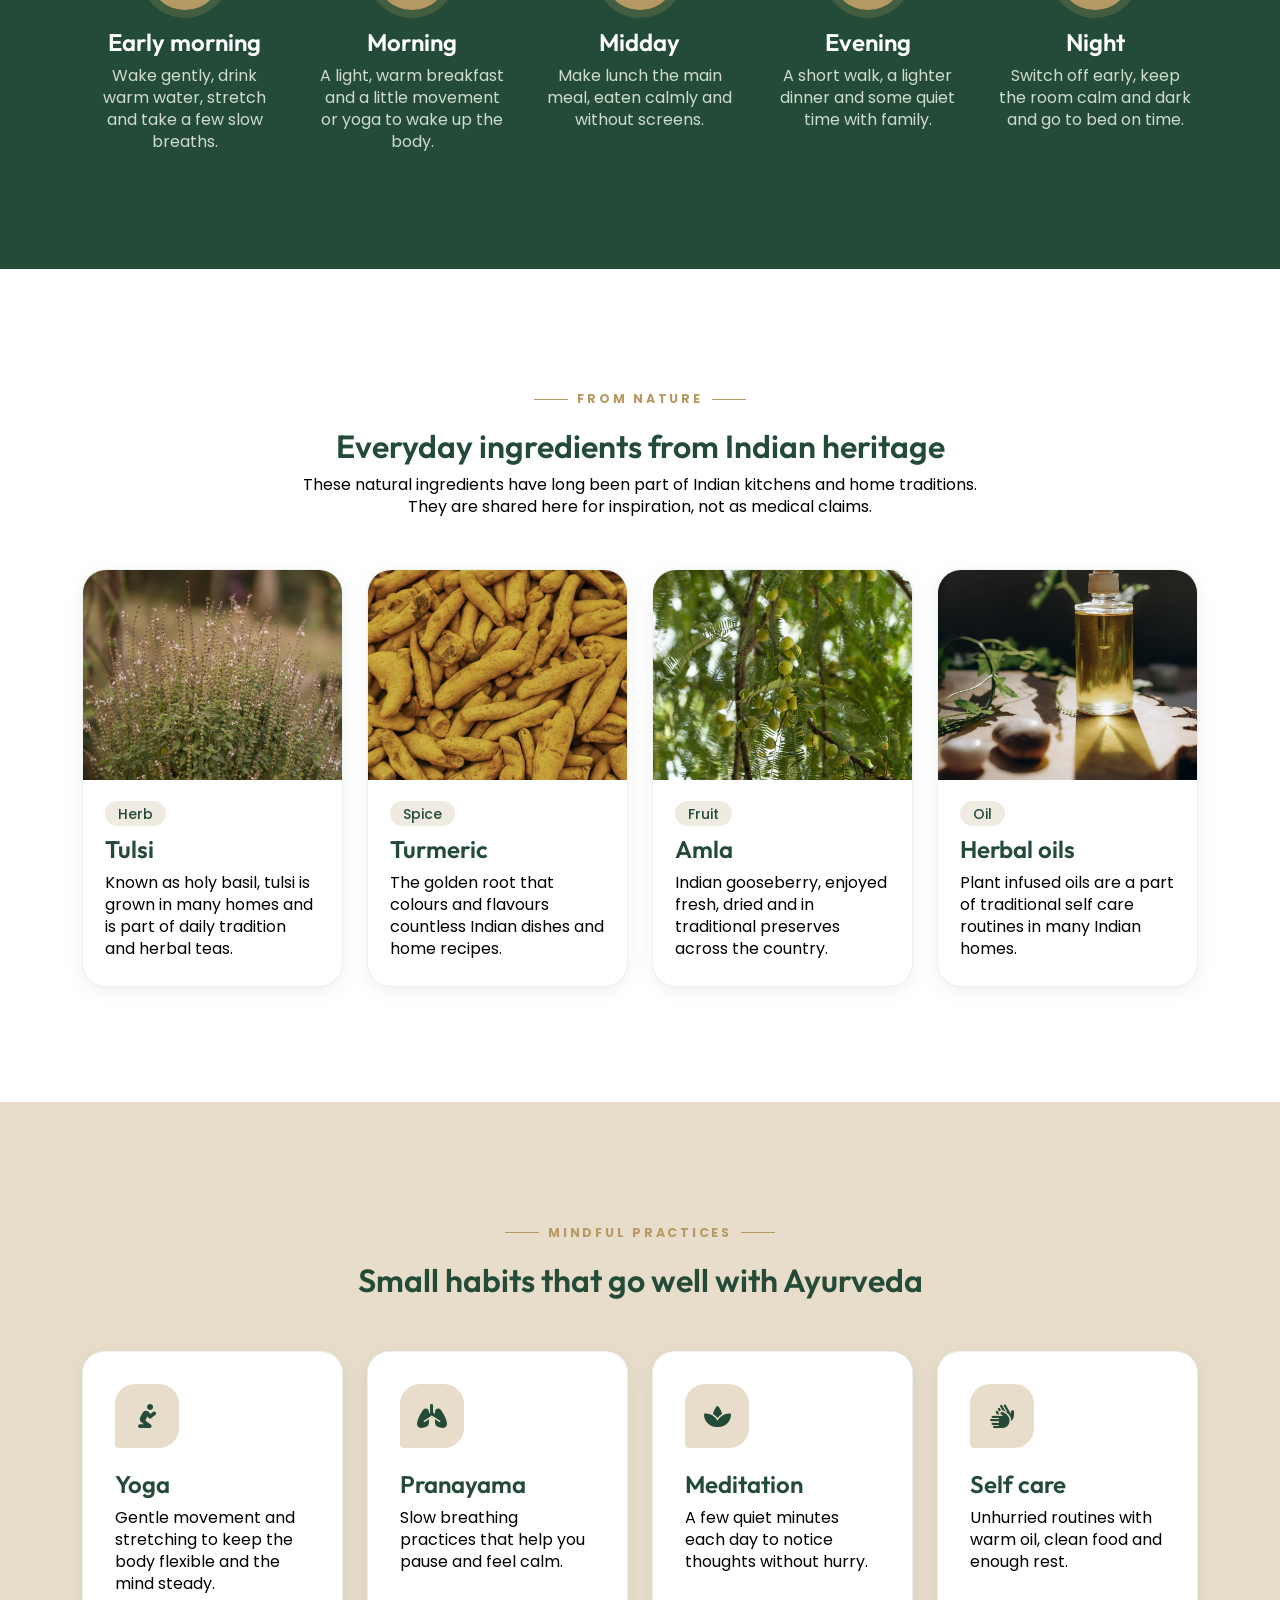
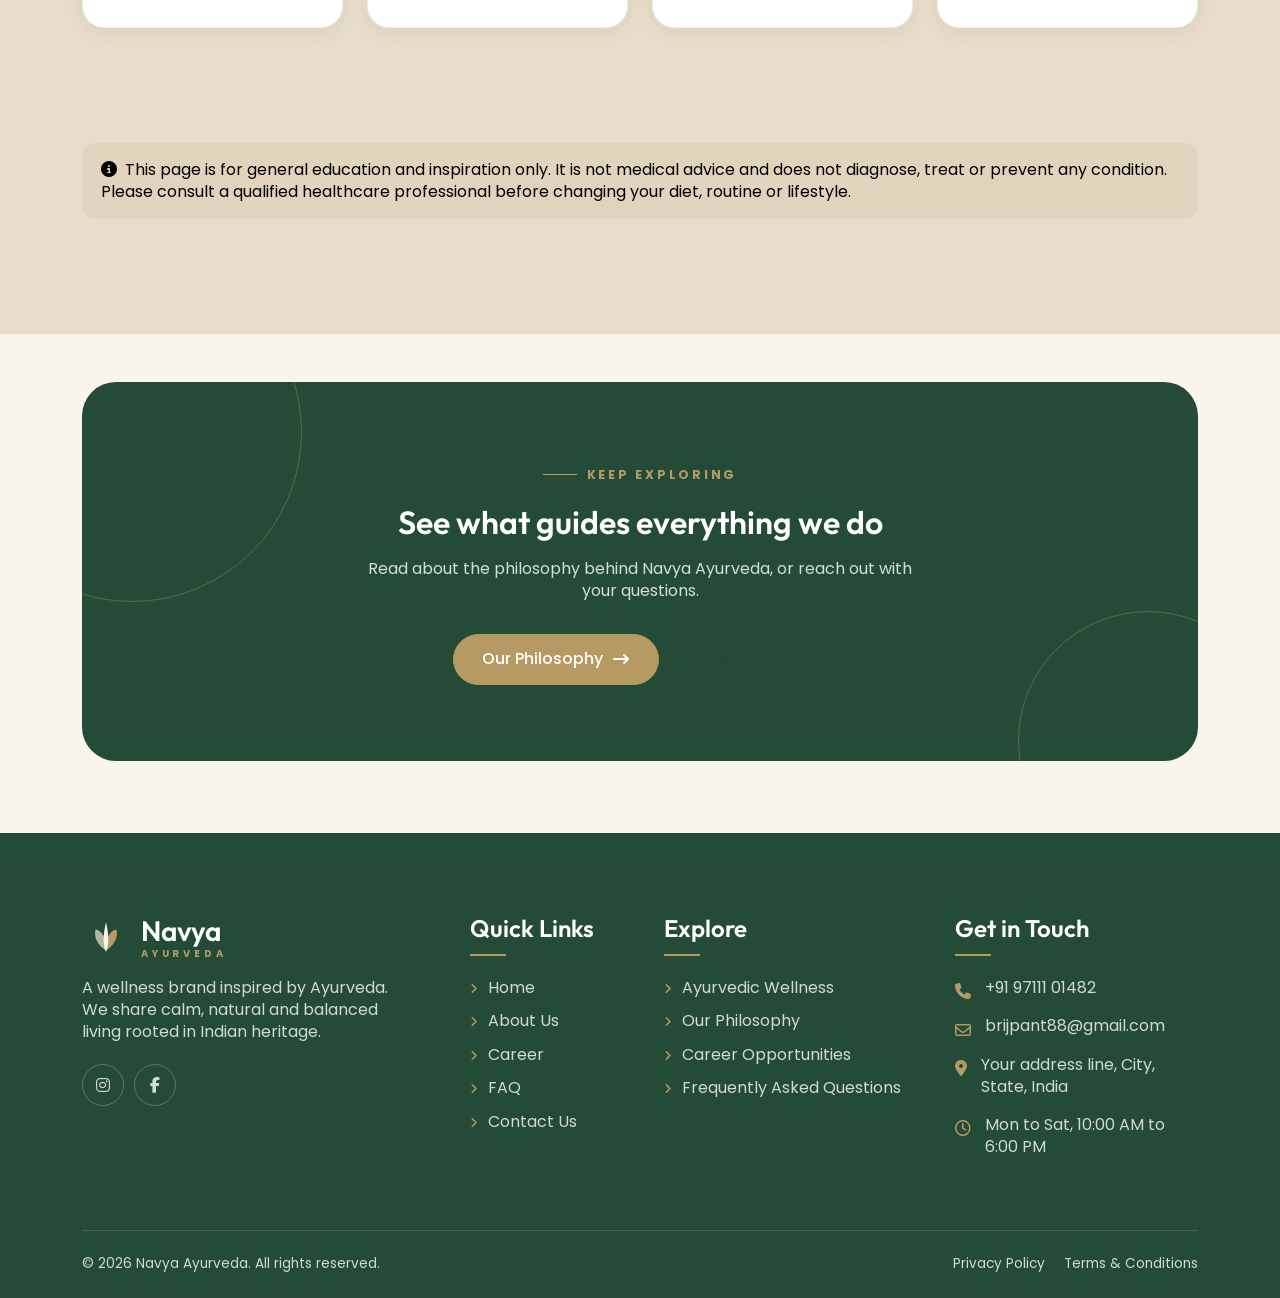
<file: ayurvedic-wellness.html>
<!DOCTYPE html>
<html lang="en">
<head>
<meta charset="utf-8">
<meta name="viewport" content="width=device-width, initial-scale=1">
<title>Ayurvedic Wellness | Navya Ayurveda</title>
<meta name="description" content="Explore the basics of Ayurvedic wellness: the five elements, the three doshas, a daily rhythm and everyday natural ingredients.">
<link rel="icon" href="img/logo.svg" type="image/svg+xml">
<link rel="preconnect" href="https://fonts.googleapis.com"><link rel="preconnect" href="https://fonts.gstatic.com" crossorigin>
<link href="https://fonts.googleapis.com/css2?family=Outfit:wght@400;500;600&family=Poppins:wght@400;500;600&display=swap" rel="stylesheet">
<link href="https://cdn.jsdelivr.net/npm/bootstrap@5.3.3/dist/css/bootstrap.min.css" rel="stylesheet">
<link href="https://cdnjs.cloudflare.com/ajax/libs/font-awesome/6.5.2/css/all.min.css" rel="stylesheet">
<link href="css/style.css" rel="stylesheet">
</head>
<body data-page="wellness">
<div id="site-header"></div>
<main id="main">

<section class="page-hero"><div class="container">
 <nav class="crumbs" aria-label="Breadcrumb"><a href="index.html">Home</a><span>/</span><span>Ayurvedic Wellness</span></nav>
 <h1>Ayurvedic Wellness</h1><p>A gentle guide to the science of life: its elements, its rhythm and the natural ingredients that inspire it.</p>
</div></section>

<!-- What is Ayurveda -->
<section class="section-pad bg-white-soft"><div class="container"><div class="row align-items-center g-5">
 <div class="col-lg-5 reveal"><div class="img-wrap frame-offset"><div class="frame frame-arch" style="aspect-ratio:4/5"><img src="img/herbs-bowl.jpg" alt="Fresh herbs in a bowl" loading="lazy"></div></div></div>
 <div class="col-lg-7 reveal d1">
  <span class="eyebrow">What is Ayurveda?</span>
  <h2>The ancient Indian science of life</h2>
  <p class="mt-4">The word <strong>Ayurveda</strong> comes from two Sanskrit words: <em>ayus</em>, meaning life, and <em>veda</em>, meaning knowledge. It is a traditional system that looks at wellbeing as a balance between body, mind, spirit and the world around us.</p>
  <p>Instead of focusing on one single concern, Ayurveda invites us to notice our daily habits, our food, our sleep, our emotions and the seasons, and to adjust them gently so that life feels more steady and comfortable.</p>
  <div class="aw-points">
   <div><i class="fa-solid fa-scale-balanced"></i><span>Balance over extremes</span></div>
   <div><i class="fa-solid fa-leaf"></i><span>Plants and nature first</span></div>
   <div><i class="fa-solid fa-user"></i><span>Personal, not one size fits all</span></div>
  </div>
 </div>
</div></div></section>

<!-- Five elements -->
<section class="section-pad bg-beige"><div class="container">
 <div class="section-head reveal"><span class="eyebrow">The Foundation</span><h2>Five elements, one living world</h2><p>Ayurveda sees everything in nature, and in us, as a mix of five great elements.</p></div>
 <div class="row g-4 justify-content-center">
  <div class="col-sm-6 col-lg-4 col-xl reveal"><div class="aw-el el-space"><div class="el-ic"><i class="fa-solid fa-star"></i></div><h3>Space</h3><span class="el-sa">Akasha</span><p>Openness and room to grow, like the quiet sky.</p></div></div>
  <div class="col-sm-6 col-lg-4 col-xl reveal d1"><div class="aw-el el-air"><div class="el-ic"><i class="fa-solid fa-wind"></i></div><h3>Air</h3><span class="el-sa">Vayu</span><p>Movement and lightness, like a morning breeze.</p></div></div>
  <div class="col-sm-6 col-lg-4 col-xl reveal d2"><div class="aw-el el-fire"><div class="el-ic"><i class="fa-solid fa-fire"></i></div><h3>Fire</h3><span class="el-sa">Agni</span><p>Warmth and transformation, like a steady flame.</p></div></div>
  <div class="col-sm-6 col-lg-4 col-xl reveal d3"><div class="aw-el el-water"><div class="el-ic"><i class="fa-solid fa-droplet"></i></div><h3>Water</h3><span class="el-sa">Jala</span><p>Flow and softness, like a calm river.</p></div></div>
  <div class="col-sm-6 col-lg-4 col-xl reveal d3"><div class="aw-el el-earth"><div class="el-ic"><i class="fa-solid fa-mountain"></i></div><h3>Earth</h3><span class="el-sa">Prithvi</span><p>Stability and grounding, like an old mountain.</p></div></div>
 </div>
</div></section>

<!-- Doshas -->
<section class="section-pad" id="doshas"><div class="container">
 <div class="section-head reveal"><span class="eyebrow">Know Your Nature</span><h2>The three doshas</h2><p>Ayurveda groups the five elements into three energies. Choose one to explore. This is a general idea, not a diagnosis.</p></div>
 <div class="aw-dosha reveal">
  <div class="dosha-tabs" role="tablist" aria-label="Doshas">
   <button type="button" role="tab" class="dosha-tab active" aria-selected="true" data-dosha="vata"><i class="fa-solid fa-wind"></i><span>Vata<small>Air &amp; Space</small></span></button>
   <button type="button" role="tab" class="dosha-tab" aria-selected="false" data-dosha="pitta"><i class="fa-solid fa-fire-flame-curved"></i><span>Pitta<small>Fire &amp; Water</small></span></button>
   <button type="button" role="tab" class="dosha-tab" aria-selected="false" data-dosha="kapha"><i class="fa-solid fa-mountain-sun"></i><span>Kapha<small>Earth &amp; Water</small></span></button>
  </div>
  <div class="dosha-panels">
   <div class="dosha-panel active" id="dosha-vata" role="tabpanel">
    <div class="dp-img"><img src="img/slide-lotus.jpg" alt="Light and airy lotus pond at sunrise" loading="lazy"></div>
    <div class="dp-body">
     <h3>Vata: the energy of movement</h3>
     <p>Vata is linked with change, creativity and quick thinking. It is described as light, dry, cool and mobile, like the wind.</p>
     <div class="dp-cols">
      <div><h4>Often described as</h4><ul><li>Energetic and imaginative</li><li>Quick to start, quick to tire</li><li>Sensitive to cold and stress</li></ul></div>
      <div><h4>Gentle ideas for balance</h4><ul><li>Regular meals and sleep times</li><li>Warm, comforting food</li><li>Calm, slow evenings</li></ul></div>
     </div>
    </div>
   </div>
   <div class="dosha-panel" id="dosha-pitta" role="tabpanel">
    <div class="dp-img"><img src="img/slide-sunrise.jpg" alt="Warm sunrise over green fields" loading="lazy"></div>
    <div class="dp-body">
     <h3>Pitta: the energy of transformation</h3>
     <p>Pitta is linked with focus, drive and digestion. It is described as hot, sharp and intense, like a bright flame.</p>
     <div class="dp-cols">
      <div><h4>Often described as</h4><ul><li>Determined and organised</li><li>Warm and quick to speak</li><li>Sensitive to heat and pressure</li></ul></div>
      <div><h4>Gentle ideas for balance</h4><ul><li>Cooling, fresh foods</li><li>Time outdoors in the shade</li><li>Rest breaks during busy days</li></ul></div>
     </div>
    </div>
   </div>
   <div class="dosha-panel" id="dosha-kapha" role="tabpanel">
    <div class="dp-img"><img src="img/about-roots.jpg" alt="An old tree with deep roots" loading="lazy"></div>
    <div class="dp-body">
     <h3>Kapha: the energy of structure</h3>
     <p>Kapha is linked with steadiness, patience and nourishment. It is described as heavy, soft and calm, like the earth.</p>
     <div class="dp-cols">
      <div><h4>Often described as</h4><ul><li>Calm, loyal and caring</li><li>Strong and enduring</li><li>Slow to change habits</li></ul></div>
      <div><h4>Gentle ideas for balance</h4><ul><li>Regular, lively movement</li><li>Light, warm, spiced meals</li><li>Trying something new each week</li></ul></div>
     </div>
    </div>
   </div>
  </div>
 </div>
</div></section>

<!-- Daily rhythm -->
<section class="section-pad bg-forest aw-day"><div class="container">
 <div class="section-head reveal"><span class="eyebrow">Dinacharya</span><h2>A day in Ayurvedic rhythm</h2><p>Ayurveda suggests living in tune with the sun. Here is a simple, flexible flow you can borrow from.</p></div>
 <div class="day-flow">
  <div class="day-step reveal"><div class="ds-ic"><i class="fa-solid fa-sun"></i></div><h3>Early morning</h3><p>Wake gently, drink warm water, stretch and take a few slow breaths.</p></div>
  <div class="day-step reveal d1"><div class="ds-ic"><i class="fa-solid fa-mug-hot"></i></div><h3>Morning</h3><p>A light, warm breakfast and a little movement or yoga to wake up the body.</p></div>
  <div class="day-step reveal d2"><div class="ds-ic"><i class="fa-solid fa-bowl-food"></i></div><h3>Midday</h3><p>Make lunch the main meal, eaten calmly and without screens.</p></div>
  <div class="day-step reveal d3"><div class="ds-ic"><i class="fa-solid fa-person-walking"></i></div><h3>Evening</h3><p>A short walk, a lighter dinner and some quiet time with family.</p></div>
  <div class="day-step reveal d3"><div class="ds-ic"><i class="fa-solid fa-moon"></i></div><h3>Night</h3><p>Switch off early, keep the room calm and dark and go to bed on time.</p></div>
 </div>
</div></section>

<!-- Ingredients -->
<section class="section-pad bg-white-soft"><div class="container">
 <div class="section-head reveal"><span class="eyebrow">From Nature</span><h2>Everyday ingredients from Indian heritage</h2><p>These natural ingredients have long been part of Indian kitchens and home traditions. They are shared here for inspiration, not as medical claims.</p></div>
 <div class="row g-4">
  <div class="col-md-6 col-xl-3 reveal"><article class="aw-ing"><div class="ing-img"><img src="img/gal-botanical.jpg" alt="Tulsi, holy basil plant in flower" loading="lazy"></div><div class="ing-body"><span class="ing-tag">Herb</span><h3>Tulsi</h3><p>Known as holy basil, tulsi is grown in many homes and is part of daily tradition and herbal teas.</p></div></article></div>
  <div class="col-md-6 col-xl-3 reveal d1"><article class="aw-ing"><div class="ing-img"><img src="img/ing-turmeric.jpg" alt="Fresh turmeric roots at a market" loading="lazy"></div><div class="ing-body"><span class="ing-tag">Spice</span><h3>Turmeric</h3><p>The golden root that colours and flavours countless Indian dishes and home recipes.</p></div></article></div>
  <div class="col-md-6 col-xl-3 reveal d2"><article class="aw-ing"><div class="ing-img"><img src="img/ing-amla.jpg" alt="Amla fruits on a tree" loading="lazy"></div><div class="ing-body"><span class="ing-tag">Fruit</span><h3>Amla</h3><p>Indian gooseberry, enjoyed fresh, dried and in traditional preserves across the country.</p></div></article></div>
  <div class="col-md-6 col-xl-3 reveal d3"><article class="aw-ing"><div class="ing-img"><img src="img/gal-oil.jpg" alt="Herbal oil bottle" loading="lazy"></div><div class="ing-body"><span class="ing-tag">Oil</span><h3>Herbal oils</h3><p>Plant infused oils are a part of traditional self care routines in many Indian homes.</p></div></article></div>
 </div>
</div></section>

<!-- Practices -->
<section class="section-pad bg-beige"><div class="container">
 <div class="section-head reveal"><span class="eyebrow">Mindful Practices</span><h2>Small habits that go well with Ayurveda</h2></div>
 <div class="row g-4">
  <div class="col-md-6 col-lg-3 reveal"><div class="card-soft"><div class="icon-badge"><i class="fa-solid fa-person-praying"></i></div><h3>Yoga</h3><p>Gentle movement and stretching to keep the body flexible and the mind steady.</p></div></div>
  <div class="col-md-6 col-lg-3 reveal d1"><div class="card-soft"><div class="icon-badge"><i class="fa-solid fa-lungs"></i></div><h3>Pranayama</h3><p>Slow breathing practices that help you pause and feel calm.</p></div></div>
  <div class="col-md-6 col-lg-3 reveal d2"><div class="card-soft"><div class="icon-badge"><i class="fa-solid fa-spa"></i></div><h3>Meditation</h3><p>A few quiet minutes each day to notice thoughts without hurry.</p></div></div>
  <div class="col-md-6 col-lg-3 reveal d3"><div class="card-soft"><div class="icon-badge"><i class="fa-solid fa-hands"></i></div><h3>Self care</h3><p>Unhurried routines with warm oil, clean food and enough rest.</p></div></div>
 </div>
</div></section>

<section class="section-pad pt-0 bg-beige"><div class="container"><p class="disclaimer reveal mb-0"><i class="fa-solid fa-circle-info me-2"></i>This page is for general education and inspiration only. It is not medical advice and does not diagnose, treat or prevent any condition. Please consult a qualified healthcare professional before changing your diet, routine or lifestyle.</p></div></section>

<section class="pb-5 mb-4 pt-5"><div class="container"><div class="cta reveal"><span class="eyebrow justify-content-center">Keep exploring</span><h2>See what guides everything we do</h2><p>Read about the philosophy behind Navya Ayurveda, or reach out with your questions.</p><div class="d-flex flex-wrap gap-3 justify-content-center"><a class="btn-gold" href="our-philosophy.html">Our Philosophy <i class="fa-solid fa-arrow-right-long"></i></a><a class="btn-outline-daksh" href="contact.html">Contact Us</a></div></div></div></section>

</main>
<div id="site-footer"></div>
<script src="https://cdn.jsdelivr.net/npm/bootstrap@5.3.3/dist/js/bootstrap.bundle.min.js"></script>
<script src="js/components.js"></script>
<script src="js/main.js"></script>
<script src="js/wellness.js"></script>
</body>
</html>
</file>
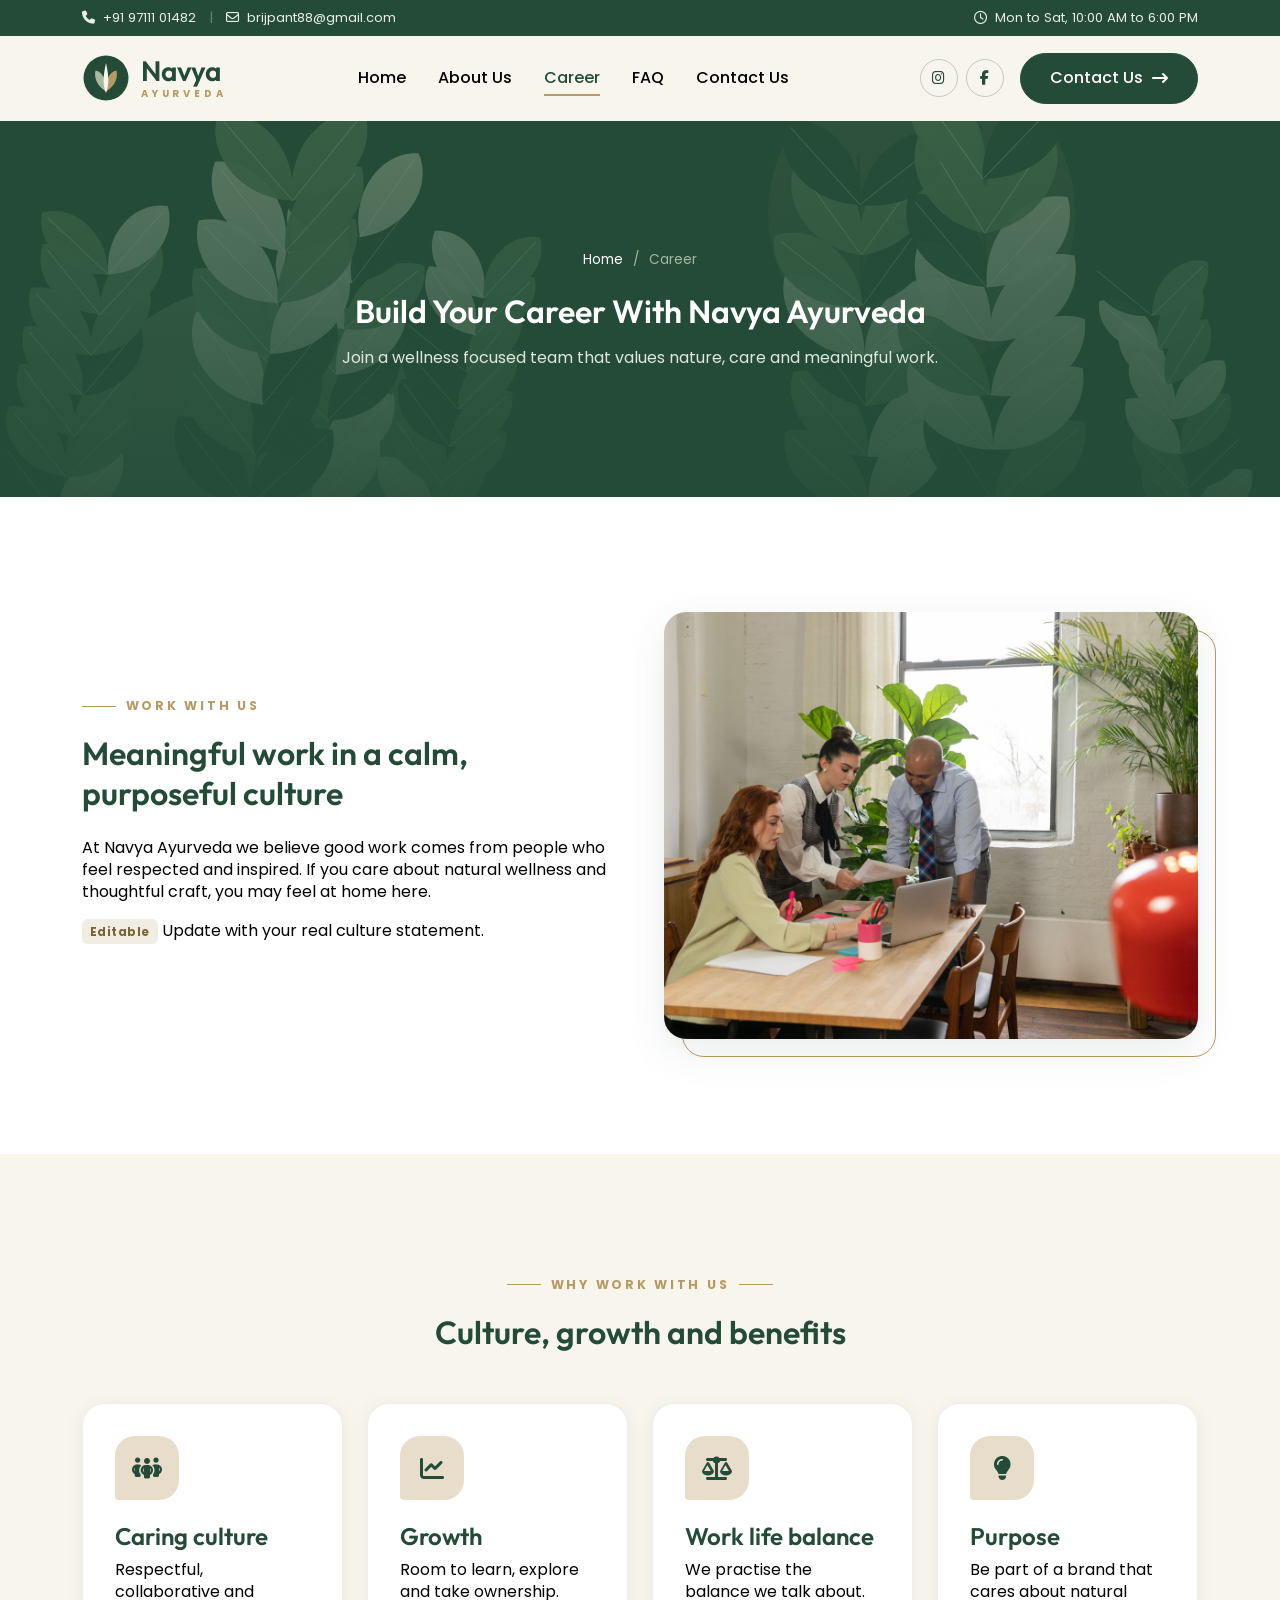
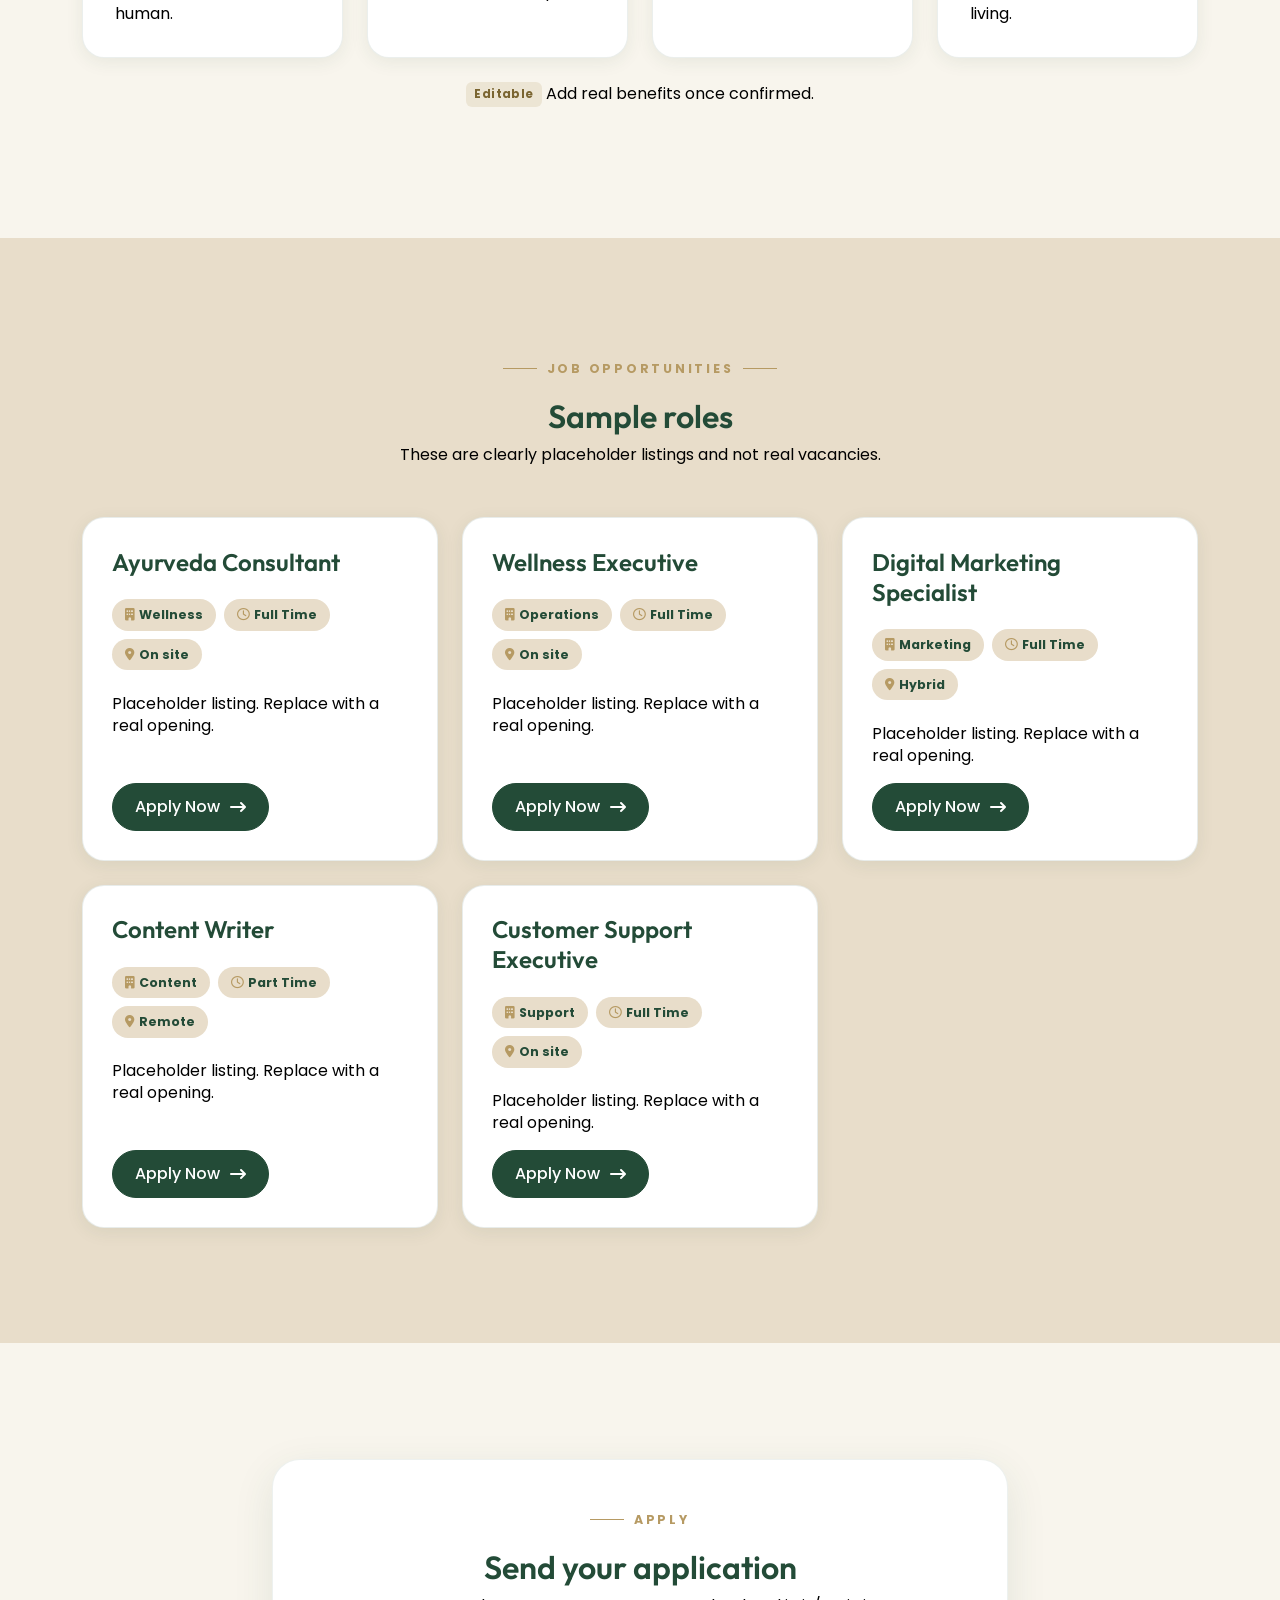
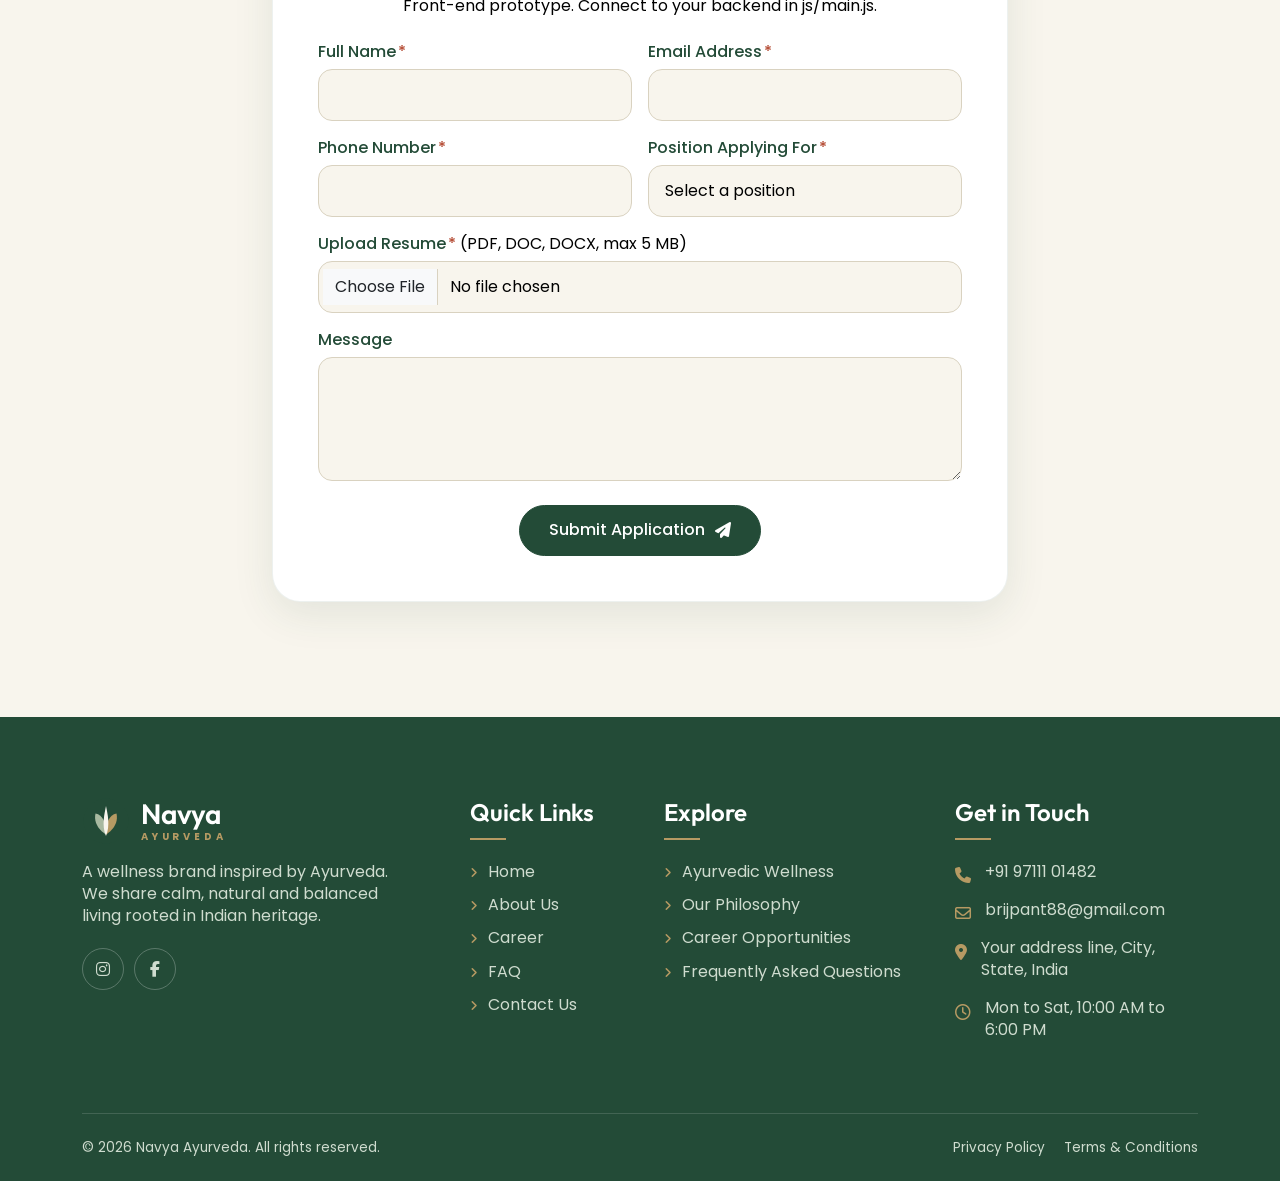
<file: career.html>
<!DOCTYPE html>
<html lang="en">
<head>
<meta charset="utf-8">
<meta name="viewport" content="width=device-width, initial-scale=1">
<title>Career | Navya Ayurveda</title>
<meta name="description" content="Careers at Navya Ayurveda. Explore placeholder roles and apply.">
<link rel="icon" href="img/logo.svg" type="image/svg+xml">
<link rel="preconnect" href="https://fonts.googleapis.com"><link rel="preconnect" href="https://fonts.gstatic.com" crossorigin>
<link href="https://fonts.googleapis.com/css2?family=Outfit:wght@400;500;600&family=Poppins:wght@400;500;600&display=swap" rel="stylesheet">
<link href="https://cdn.jsdelivr.net/npm/bootstrap@5.3.3/dist/css/bootstrap.min.css" rel="stylesheet">
<link href="https://cdnjs.cloudflare.com/ajax/libs/font-awesome/6.5.2/css/all.min.css" rel="stylesheet">
<link href="css/style.css" rel="stylesheet">
</head>
<body data-page="career">
<div id="site-header"></div>
<main id="main">

<section class="page-hero"><div class="container">
 <nav class="crumbs" aria-label="Breadcrumb"><a href="index.html">Home</a><span>/</span><span>Career</span></nav>
 <h1>Build Your Career With Navya Ayurveda</h1><p>Join a wellness focused team that values nature, care and meaningful work.</p>
</div></section>

<section class="section-pad bg-white-soft"><div class="container"><div class="row align-items-center g-5">
 <div class="col-lg-6 reveal"><span class="eyebrow">Work with us</span><h2>Meaningful work in a calm, purposeful culture</h2>
  <p class="mt-4">At Navya Ayurveda we believe good work comes from people who feel respected and inspired. If you care about natural wellness and thoughtful craft, you may feel at home here.</p>
  <p><span class="placeholder-note">Editable</span> Update with your real culture statement.</p></div>
 <div class="col-lg-6 reveal d1"><div class="img-wrap frame-offset"><div class="frame" style="aspect-ratio:5/4"><img src="img/career-team.jpg" alt="A friendly team collaborating around a table in a bright office with plants" loading="lazy"></div></div></div>
</div></div></section>

<section class="section-pad"><div class="container">
 <div class="section-head reveal"><span class="eyebrow">Why work with us</span><h2>Culture, growth and benefits</h2></div>
 <div class="row g-4">
  <div class="col-md-6 col-lg-3 reveal"><div class="card-soft"><div class="icon-badge"><i class="fa-solid fa-people-group"></i></div><h3>Caring culture</h3><p>Respectful, collaborative and human.</p></div></div>
  <div class="col-md-6 col-lg-3 reveal d1"><div class="card-soft"><div class="icon-badge"><i class="fa-solid fa-chart-line"></i></div><h3>Growth</h3><p>Room to learn, explore and take ownership.</p></div></div>
  <div class="col-md-6 col-lg-3 reveal d2"><div class="card-soft"><div class="icon-badge"><i class="fa-solid fa-scale-balanced"></i></div><h3>Work life balance</h3><p>We practise the balance we talk about.</p></div></div>
  <div class="col-md-6 col-lg-3 reveal d3"><div class="card-soft"><div class="icon-badge"><i class="fa-solid fa-lightbulb"></i></div><h3>Purpose</h3><p>Be part of a brand that cares about natural living.</p></div></div>
 </div>
 <p class="text-center mt-4 small text-muted"><span class="placeholder-note">Editable</span> Add real benefits once confirmed.</p>
</div></section>

<section class="section-pad bg-beige" id="jobs"><div class="container">
 <div class="section-head reveal"><span class="eyebrow">Job opportunities</span><h2>Sample roles</h2><p>These are clearly placeholder listings and not real vacancies.</p></div>
 <div class="row g-4"><div class="col-md-6 col-xl-4 reveal"><article class="job-card"><h3>Ayurveda Consultant</h3><div class="job-meta"><span class="tag"><i class="fa-solid fa-building"></i>Wellness</span><span class="tag"><i class="fa-regular fa-clock"></i>Full Time</span><span class="tag"><i class="fa-solid fa-location-dot"></i>On site</span></div><p class="small text-muted">Placeholder listing. Replace with a real opening.</p><a class="btn-daksh" href="#apply" data-apply="Ayurveda Consultant">Apply Now <i class="fa-solid fa-arrow-right-long"></i></a></article></div><div class="col-md-6 col-xl-4 reveal"><article class="job-card"><h3>Wellness Executive</h3><div class="job-meta"><span class="tag"><i class="fa-solid fa-building"></i>Operations</span><span class="tag"><i class="fa-regular fa-clock"></i>Full Time</span><span class="tag"><i class="fa-solid fa-location-dot"></i>On site</span></div><p class="small text-muted">Placeholder listing. Replace with a real opening.</p><a class="btn-daksh" href="#apply" data-apply="Wellness Executive">Apply Now <i class="fa-solid fa-arrow-right-long"></i></a></article></div><div class="col-md-6 col-xl-4 reveal"><article class="job-card"><h3>Digital Marketing Specialist</h3><div class="job-meta"><span class="tag"><i class="fa-solid fa-building"></i>Marketing</span><span class="tag"><i class="fa-regular fa-clock"></i>Full Time</span><span class="tag"><i class="fa-solid fa-location-dot"></i>Hybrid</span></div><p class="small text-muted">Placeholder listing. Replace with a real opening.</p><a class="btn-daksh" href="#apply" data-apply="Digital Marketing Specialist">Apply Now <i class="fa-solid fa-arrow-right-long"></i></a></article></div><div class="col-md-6 col-xl-4 reveal"><article class="job-card"><h3>Content Writer</h3><div class="job-meta"><span class="tag"><i class="fa-solid fa-building"></i>Content</span><span class="tag"><i class="fa-regular fa-clock"></i>Part Time</span><span class="tag"><i class="fa-solid fa-location-dot"></i>Remote</span></div><p class="small text-muted">Placeholder listing. Replace with a real opening.</p><a class="btn-daksh" href="#apply" data-apply="Content Writer">Apply Now <i class="fa-solid fa-arrow-right-long"></i></a></article></div><div class="col-md-6 col-xl-4 reveal"><article class="job-card"><h3>Customer Support Executive</h3><div class="job-meta"><span class="tag"><i class="fa-solid fa-building"></i>Support</span><span class="tag"><i class="fa-regular fa-clock"></i>Full Time</span><span class="tag"><i class="fa-solid fa-location-dot"></i>On site</span></div><p class="small text-muted">Placeholder listing. Replace with a real opening.</p><a class="btn-daksh" href="#apply" data-apply="Customer Support Executive">Apply Now <i class="fa-solid fa-arrow-right-long"></i></a></article></div></div>
</div></section>

<section class="section-pad" id="apply"><div class="container"><div class="row justify-content-center"><div class="col-lg-8 reveal">
 <div class="form-card">
  <div class="text-center mb-4 form-intro"><span class="eyebrow">Apply</span><h2>Send your application</h2><p class="small text-muted">Front-end prototype. Connect to your backend in js/main.js.</p></div>
  <form data-validate novalidate>
   <div class="row g-3">
    <div class="col-md-6"><label class="form-label" for="name">Full Name<span class="req">*</span></label><input class="form-control" id="name" name="name" type="text" required autocomplete="name"><div class="invalid-feedback"></div></div>
    <div class="col-md-6"><label class="form-label" for="email">Email Address<span class="req">*</span></label><input class="form-control" id="email" name="email" type="email" required autocomplete="email"><div class="invalid-feedback"></div></div>
    <div class="col-md-6"><label class="form-label" for="phone">Phone Number<span class="req">*</span></label><input class="form-control" id="phone" name="phone" type="tel" required autocomplete="tel"><div class="invalid-feedback"></div></div>
    <div class="col-md-6"><label class="form-label" for="position">Position Applying For<span class="req">*</span></label><select class="form-select" id="position" name="position" required><option value="">Select a position</option><option>Ayurveda Consultant</option><option>Wellness Executive</option><option>Digital Marketing Specialist</option><option>Content Writer</option><option>Customer Support Executive</option><option>Other</option></select><div class="invalid-feedback"></div></div>
    <div class="col-12"><label class="form-label" for="resume">Upload Resume<span class="req">*</span> <small class="text-muted fw-normal">(PDF, DOC, DOCX, max 5 MB)</small></label><input class="form-control" id="resume" name="resume" type="file" accept=".pdf,.doc,.docx" required><div class="invalid-feedback"></div></div>
    <div class="col-12"><label class="form-label" for="message">Message</label><textarea class="form-control" id="message" name="message" rows="4"></textarea><div class="invalid-feedback"></div></div>
    <div class="col-12 text-center pt-2"><button class="btn-daksh" type="submit">Submit Application <i class="fa-solid fa-paper-plane"></i></button></div>
   </div>
  </form>
  <div class="success-state" tabindex="-1" role="status"><div class="tick"><i class="fa-solid fa-check"></i></div><h3>Thank you for applying</h3><p>Your application has been received. We will get in touch if there is a suitable match.</p><button class="btn-outline-daksh" type="button" data-reset>Submit another</button></div>
 </div>
</div></div></div></section>

</main>
<div id="site-footer"></div>
<script src="https://cdn.jsdelivr.net/npm/bootstrap@5.3.3/dist/js/bootstrap.bundle.min.js"></script>
<script src="js/components.js"></script>
<script src="js/main.js"></script>
</body>
</html>
</file>
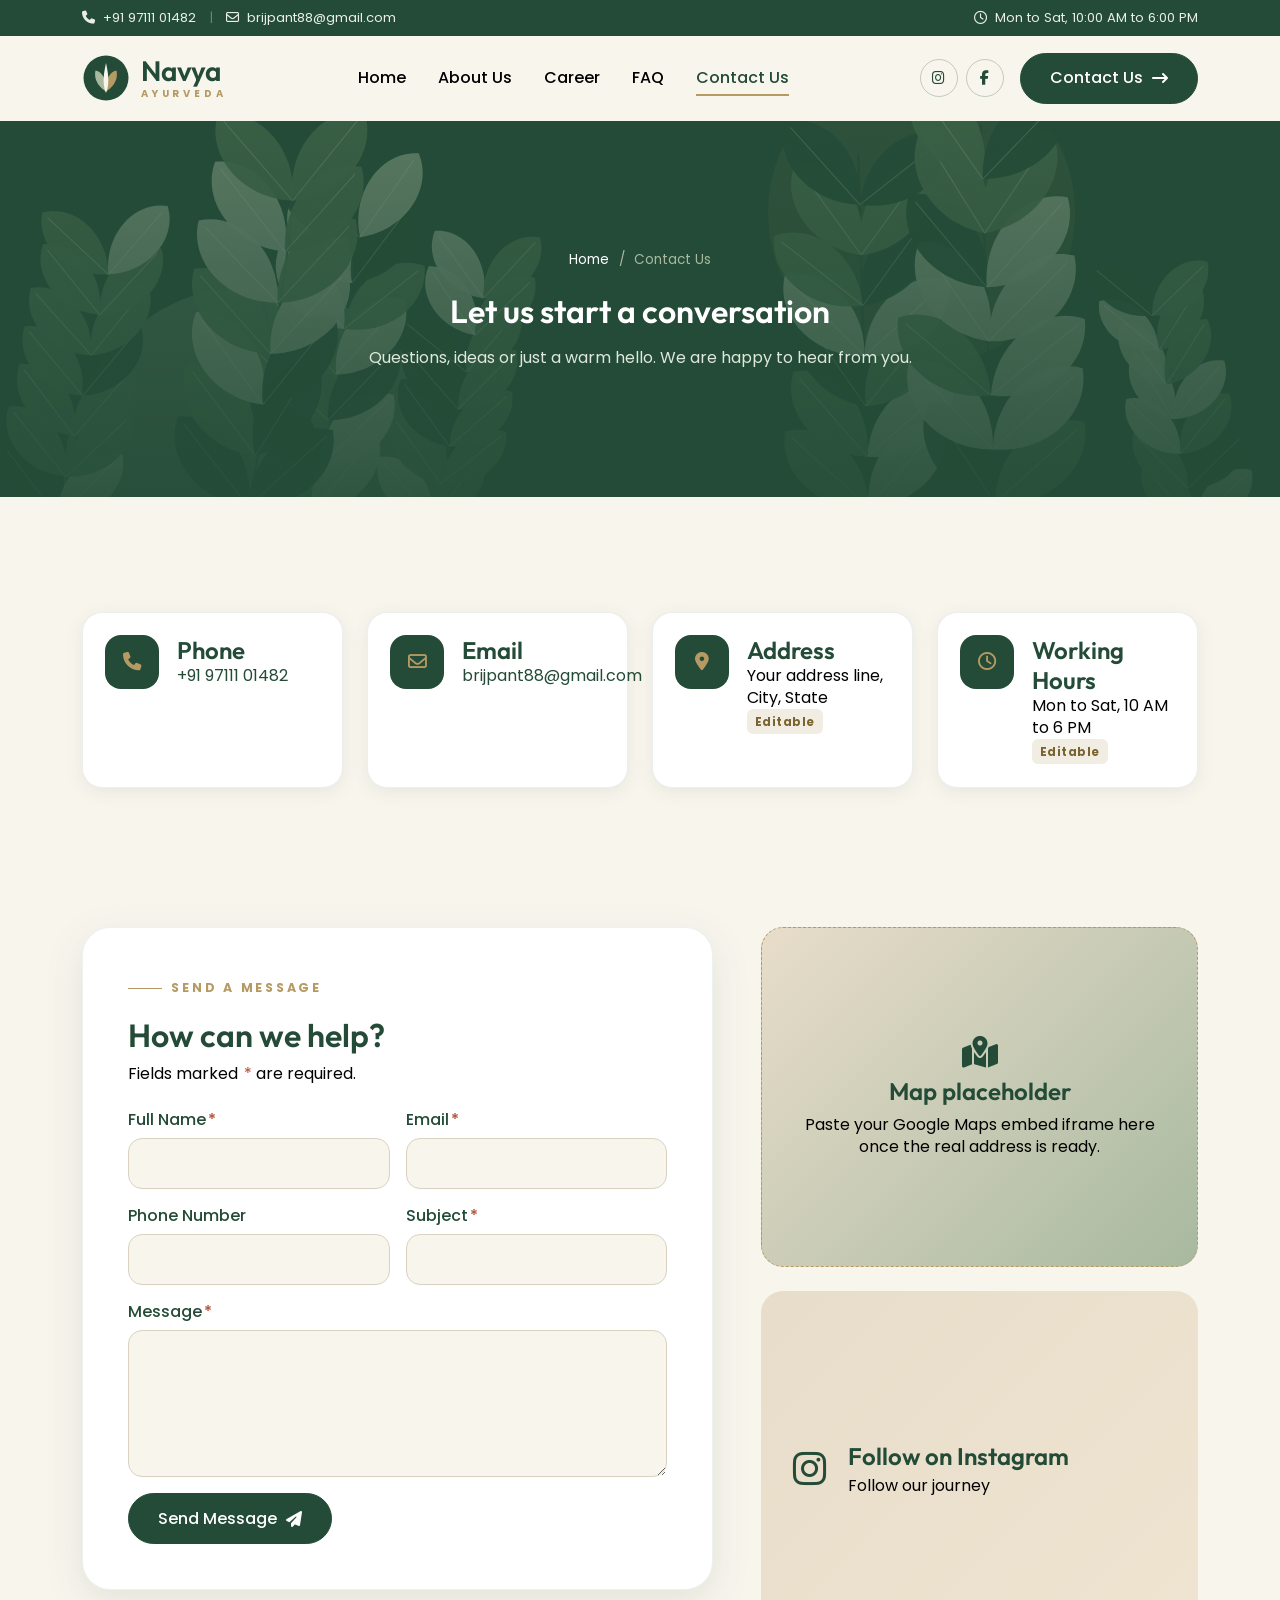
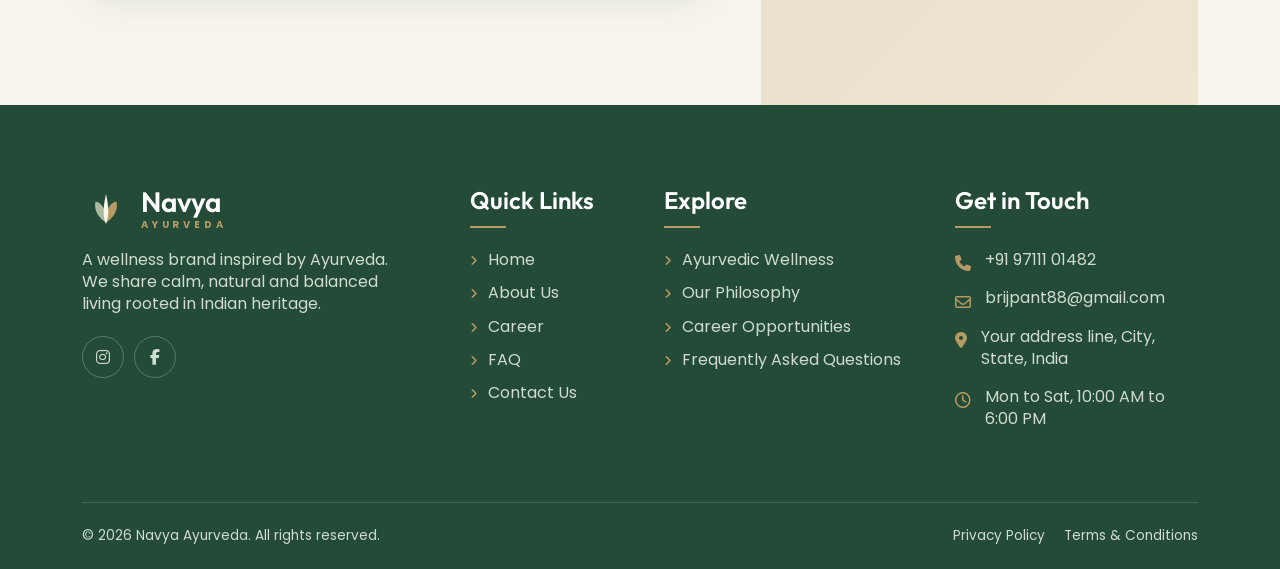
<file: contact.html>
<!DOCTYPE html>
<html lang="en">
<head>
<meta charset="utf-8">
<meta name="viewport" content="width=device-width, initial-scale=1">
<title>Contact Us | Navya Ayurveda</title>
<meta name="description" content="Contact Navya Ayurveda. Send a message, find our details and follow us on Instagram.">
<link rel="icon" href="img/logo.svg" type="image/svg+xml">
<link rel="preconnect" href="https://fonts.googleapis.com"><link rel="preconnect" href="https://fonts.gstatic.com" crossorigin>
<link href="https://fonts.googleapis.com/css2?family=Outfit:wght@400;500;600&family=Poppins:wght@400;500;600&display=swap" rel="stylesheet">
<link href="https://cdn.jsdelivr.net/npm/bootstrap@5.3.3/dist/css/bootstrap.min.css" rel="stylesheet">
<link href="https://cdnjs.cloudflare.com/ajax/libs/font-awesome/6.5.2/css/all.min.css" rel="stylesheet">
<link href="css/style.css" rel="stylesheet">
</head>
<body data-page="contact">
<div id="site-header"></div>
<main id="main">

<section class="page-hero"><div class="container">
 <nav class="crumbs" aria-label="Breadcrumb"><a href="index.html">Home</a><span>/</span><span>Contact Us</span></nav>
 <h1>Let us start a conversation</h1><p>Questions, ideas or just a warm hello. We are happy to hear from you.</p>
</div></section>

<section class="section-pad pb-4"><div class="container"><div class="row g-4">
 <div class="col-md-6 col-xl-3 reveal"><div class="info-card"><div class="ic"><i class="fa-solid fa-phone"></i></div><div><h3>Phone</h3><p><a href="tel:+919711101482">+91 97111 01482</a></p></div></div></div>
 <div class="col-md-6 col-xl-3 reveal d1"><div class="info-card"><div class="ic"><i class="fa-regular fa-envelope"></i></div><div><h3>Email</h3><p><a href="mailto:brijpant88@gmail.com">brijpant88@gmail.com</a></p></div></div></div>
 <div class="col-md-6 col-xl-3 reveal d2"><div class="info-card"><div class="ic"><i class="fa-solid fa-location-dot"></i></div><div><h3>Address</h3><p>Your address line, City, State<br><span class="placeholder-note">Editable</span></p></div></div></div>
 <div class="col-md-6 col-xl-3 reveal d3"><div class="info-card"><div class="ic"><i class="fa-regular fa-clock"></i></div><div><h3>Working Hours</h3><p>Mon to Sat, 10 AM to 6 PM<br><span class="placeholder-note">Editable</span></p></div></div></div>
</div></div></section>

<section class="section-pad"><div class="container"><div class="row g-5">
 <div class="col-lg-7 reveal"><div class="form-card">
  <div class="form-intro mb-4"><span class="eyebrow">Send a message</span><h2>How can we help?</h2><p class="small text-muted mb-0">Fields marked <span class="req">*</span> are required.</p></div>
  <form data-validate novalidate><div class="row g-3">
   <div class="col-md-6"><label class="form-label" for="name">Full Name<span class="req">*</span></label><input class="form-control" id="name" name="name" required autocomplete="name"><div class="invalid-feedback"></div></div>
   <div class="col-md-6"><label class="form-label" for="email">Email<span class="req">*</span></label><input class="form-control" id="email" name="email" type="email" required autocomplete="email"><div class="invalid-feedback"></div></div>
   <div class="col-md-6"><label class="form-label" for="phone">Phone Number</label><input class="form-control" id="phone" name="phone" type="tel" autocomplete="tel"><div class="invalid-feedback"></div></div>
   <div class="col-md-6"><label class="form-label" for="subject">Subject<span class="req">*</span></label><input class="form-control" id="subject" name="subject" required><div class="invalid-feedback"></div></div>
   <div class="col-12"><label class="form-label" for="message">Message<span class="req">*</span></label><textarea class="form-control" id="message" name="message" rows="5" minlength="10" required></textarea><div class="invalid-feedback"></div></div>
   <div class="col-12"><button class="btn-daksh" type="submit">Send Message <i class="fa-solid fa-paper-plane"></i></button></div>
  </div></form>
  <div class="success-state" tabindex="-1" role="status"><div class="tick"><i class="fa-solid fa-check"></i></div><h3>Message sent</h3><p>Thank you for reaching out. We will get back to you soon.</p><button class="btn-outline-daksh" type="button" data-reset>Send another</button></div>
 </div></div>
 <div class="col-lg-5 reveal d1">
  <div class="map-box mb-4"><div><i class="fa-solid fa-map-location-dot fa-2x mb-2" style="color:var(--forest)"></i><h3>Map placeholder</h3><p class="mb-0 small">Paste your Google Maps embed iframe here once the real address is ready.</p></div></div>
  <div class="insta-cta mb-4"><i class="fa-brands fa-instagram big"></i><div class="flex-grow-1"><h3 class="h4 mb-1">Follow on Instagram</h3><p class="mb-0 small">Follow our journey</p></div><a class="btn-daksh" href="#">Visit</a></div>
  <a id="waCta" class="btn-gold w-100 justify-content-center" href="#" hidden target="_blank" rel="noopener"><i class="fa-brands fa-whatsapp"></i> Chat on WhatsApp</a>
 </div>
</div></div></section>

</main>
<div id="site-footer"></div>
<script src="https://cdn.jsdelivr.net/npm/bootstrap@5.3.3/dist/js/bootstrap.bundle.min.js"></script>
<script src="js/components.js"></script>
<script src="js/main.js"></script>
</body>
</html>
</file>
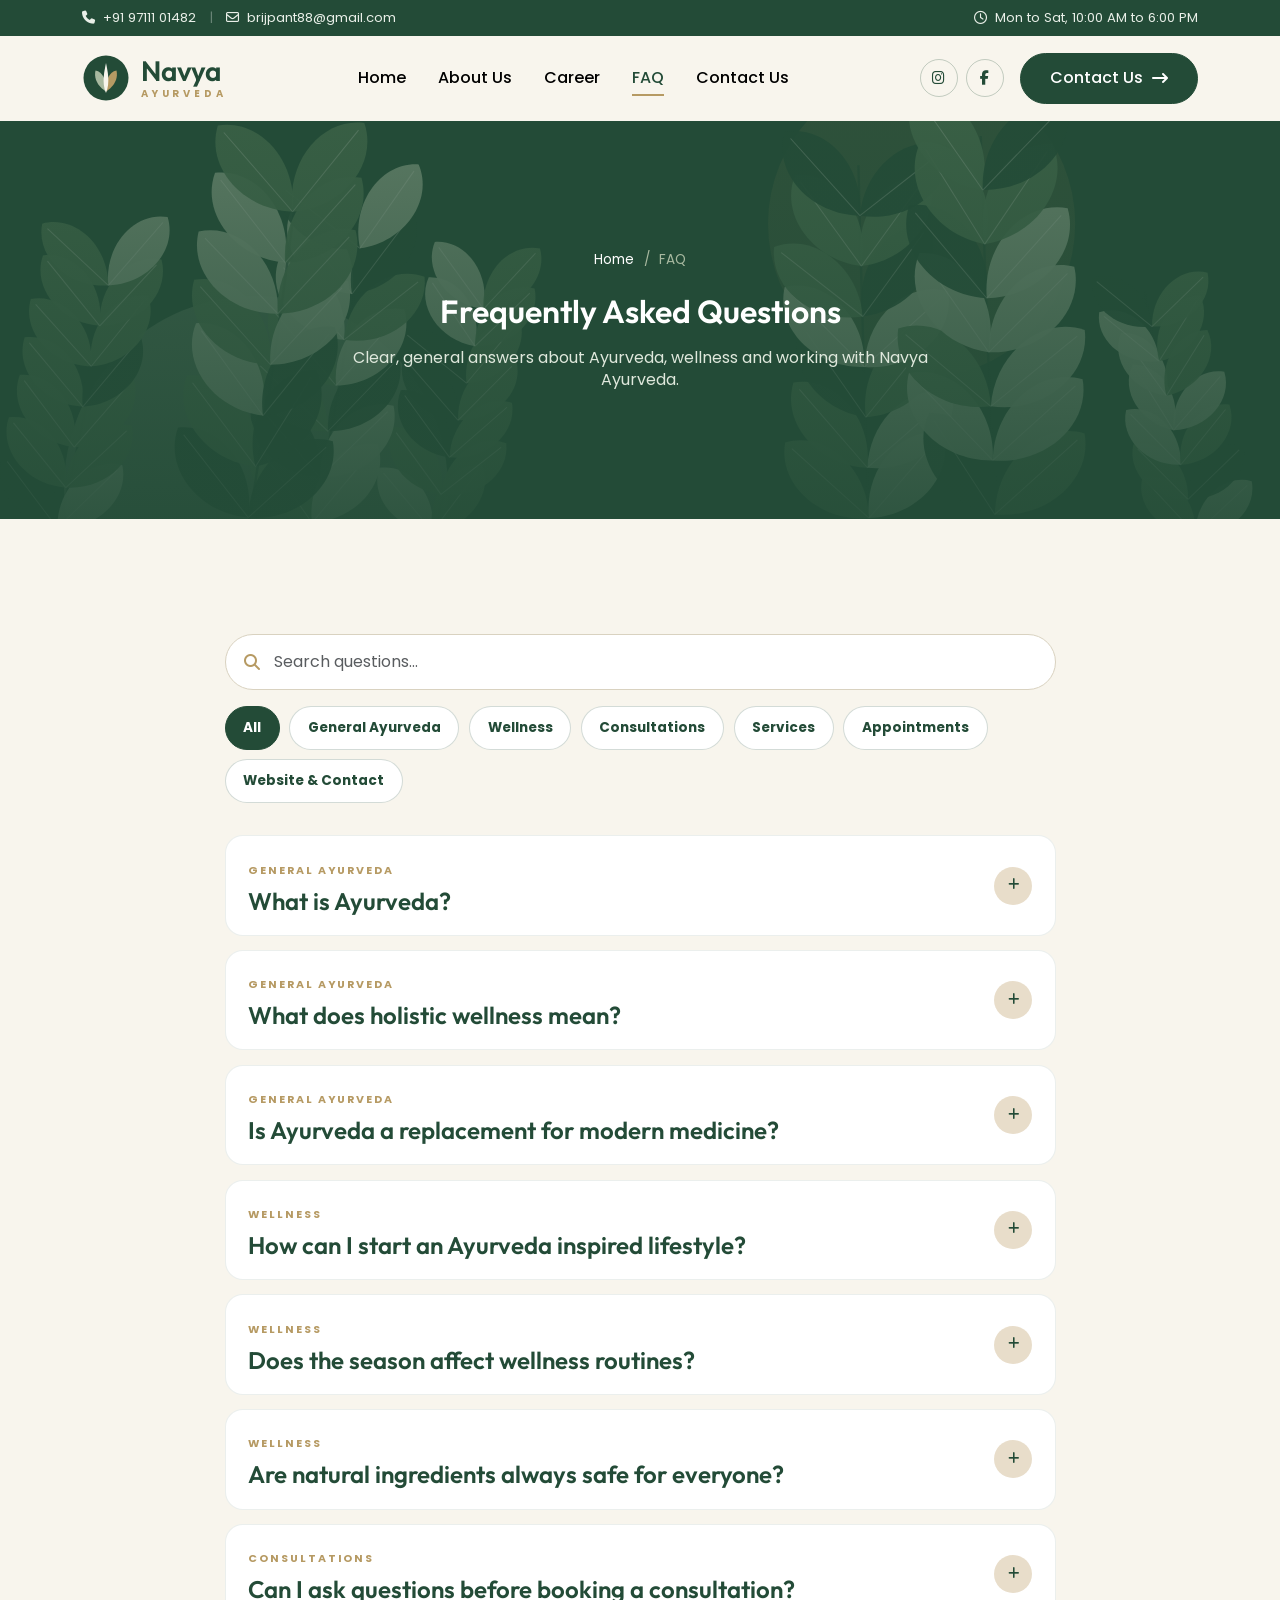
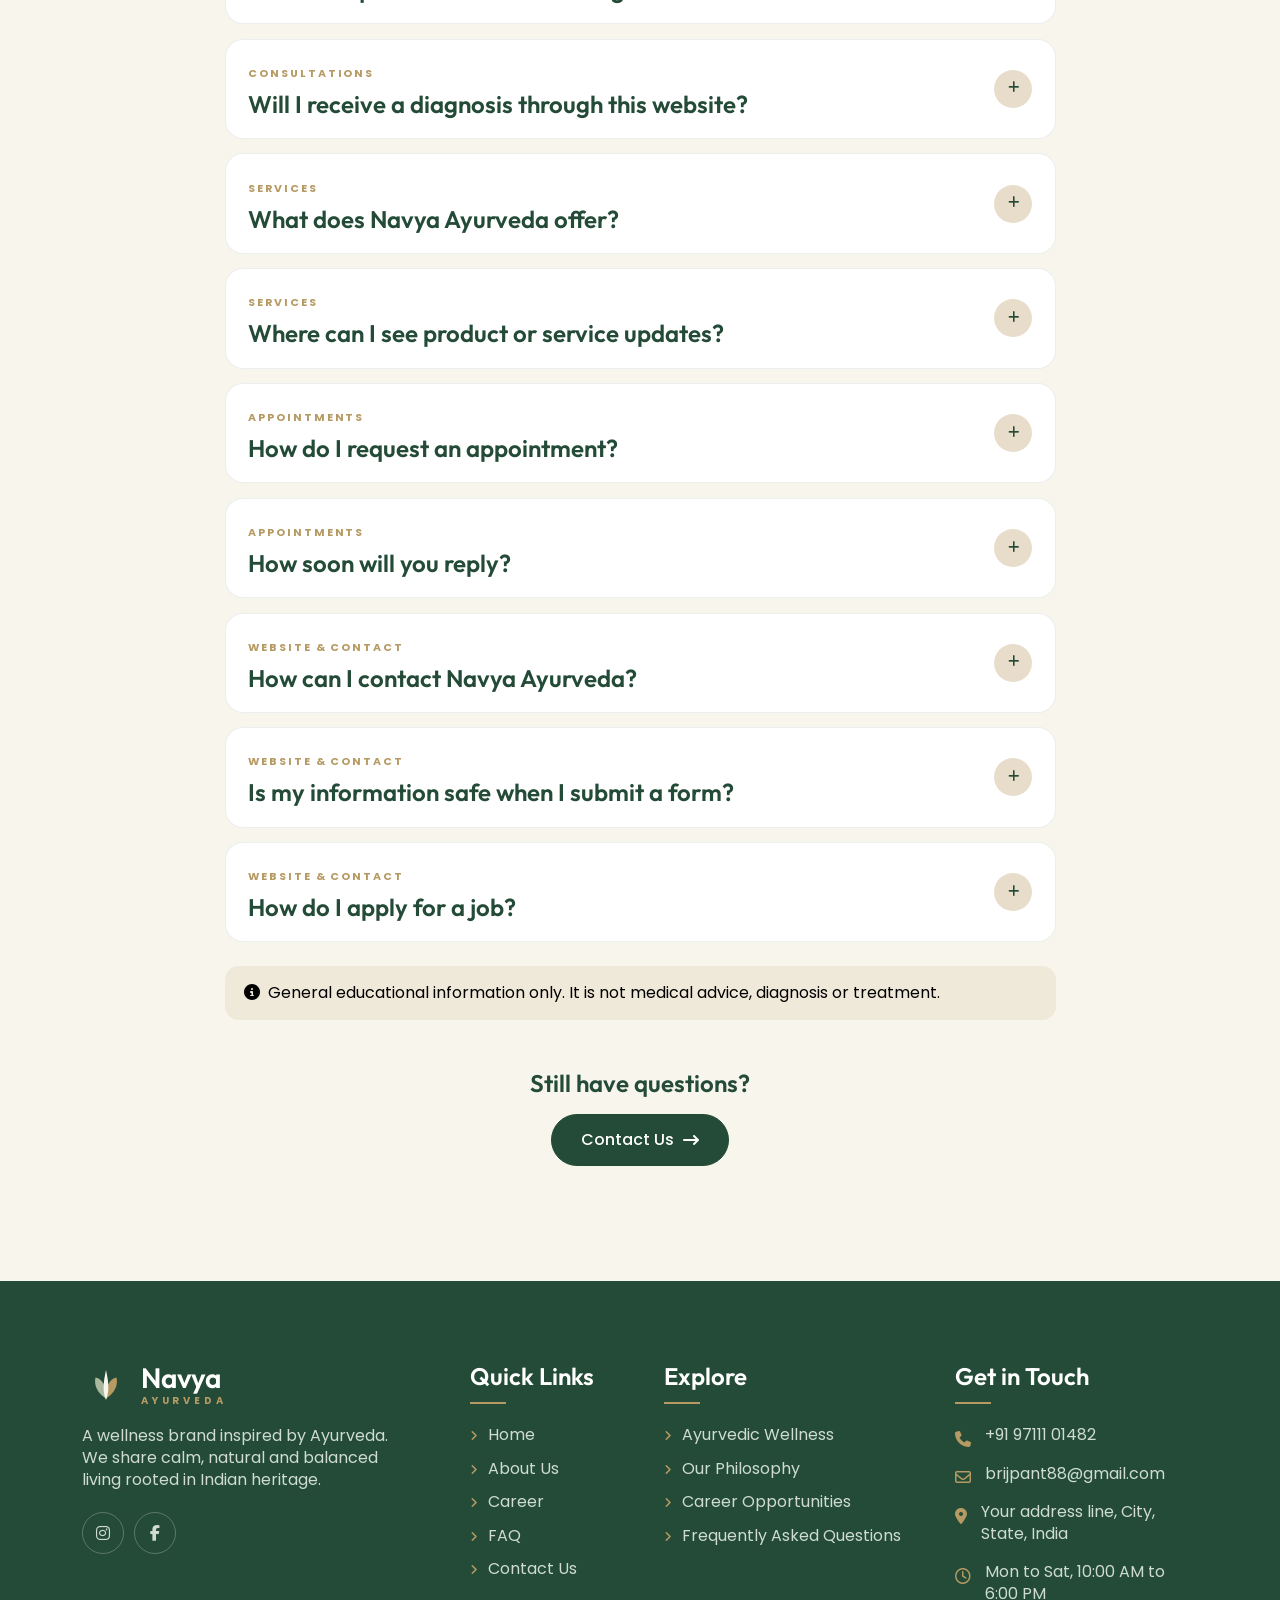
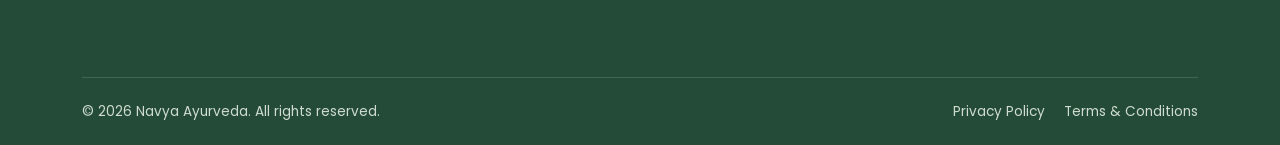
<file: faq.html>
<!DOCTYPE html>
<html lang="en">
<head>
<meta charset="utf-8">
<meta name="viewport" content="width=device-width, initial-scale=1">
<title>FAQ | Navya Ayurveda</title>
<meta name="description" content="Frequently asked questions about Ayurveda, wellness and Navya Ayurveda.">
<link rel="icon" href="img/logo.svg" type="image/svg+xml">
<link rel="preconnect" href="https://fonts.googleapis.com"><link rel="preconnect" href="https://fonts.gstatic.com" crossorigin>
<link href="https://fonts.googleapis.com/css2?family=Outfit:wght@400;500;600&family=Poppins:wght@400;500;600&display=swap" rel="stylesheet">
<link href="https://cdn.jsdelivr.net/npm/bootstrap@5.3.3/dist/css/bootstrap.min.css" rel="stylesheet">
<link href="https://cdnjs.cloudflare.com/ajax/libs/font-awesome/6.5.2/css/all.min.css" rel="stylesheet">
<link href="css/style.css" rel="stylesheet">
</head>
<body data-page="faq">
<div id="site-header"></div>
<main id="main">

<section class="page-hero"><div class="container">
 <nav class="crumbs" aria-label="Breadcrumb"><a href="index.html">Home</a><span>/</span><span>FAQ</span></nav>
 <h1>Frequently Asked Questions</h1><p>Clear, general answers about Ayurveda, wellness and working with Navya Ayurveda.</p>
</div></section>
<section class="section-pad"><div class="container"><div class="row justify-content-center"><div class="col-lg-9">
 <div class="faq-tools reveal">
  <div class="search-wrap"><i class="fa-solid fa-magnifying-glass"></i><label class="visually-hidden" for="faqSearch">Search FAQs</label><input class="form-control" id="faqSearch" type="search" placeholder="Search questions..."></div>
  <div class="chips" role="group" aria-label="Filter by category"><button class="chip active" data-cat="all" aria-pressed="true">All</button><button class="chip" data-cat="General Ayurveda" aria-pressed="false">General Ayurveda</button><button class="chip" data-cat="Wellness" aria-pressed="false">Wellness</button><button class="chip" data-cat="Consultations" aria-pressed="false">Consultations</button><button class="chip" data-cat="Services" aria-pressed="false">Services</button><button class="chip" data-cat="Appointments" aria-pressed="false">Appointments</button><button class="chip" data-cat="Website & Contact" aria-pressed="false">Website &amp; Contact</button></div>
 </div>
 <div id="faqList" class="reveal d1"><div class="faq-item" data-cat="General Ayurveda"><h3 class="m-0"><button class="faq-q" type="button"><span><span class="cat">General Ayurveda</span>What is Ayurveda?</span><span class="faq-ico"><i class="fa-solid fa-plus"></i></span></button></h3><div class="faq-a"><div><p>Ayurveda is a traditional system of wellness that originated in India. It emphasises balance between body, mind and environment through lifestyle, food and natural practices.</p></div></div></div><div class="faq-item" data-cat="General Ayurveda"><h3 class="m-0"><button class="faq-q" type="button"><span><span class="cat">General Ayurveda</span>What does holistic wellness mean?</span><span class="faq-ico"><i class="fa-solid fa-plus"></i></span></button></h3><div class="faq-a"><div><p>Holistic wellness views physical, mental and emotional wellbeing as connected, and encourages caring for all of them together.</p></div></div></div><div class="faq-item" data-cat="General Ayurveda"><h3 class="m-0"><button class="faq-q" type="button"><span><span class="cat">General Ayurveda</span>Is Ayurveda a replacement for modern medicine?</span><span class="faq-ico"><i class="fa-solid fa-plus"></i></span></button></h3><div class="faq-a"><div><p>No. Information on this website is educational. For any health condition, please consult a qualified healthcare professional.</p></div></div></div><div class="faq-item" data-cat="Wellness"><h3 class="m-0"><button class="faq-q" type="button"><span><span class="cat">Wellness</span>How can I start an Ayurveda inspired lifestyle?</span><span class="faq-ico"><i class="fa-solid fa-plus"></i></span></button></h3><div class="faq-a"><div><p>Begin with small steps such as regular sleep, mindful meals, time in nature and calm daily routines. Gentle consistency matters more than perfection.</p></div></div></div><div class="faq-item" data-cat="Wellness"><h3 class="m-0"><button class="faq-q" type="button"><span><span class="cat">Wellness</span>Does the season affect wellness routines?</span><span class="faq-ico"><i class="fa-solid fa-plus"></i></span></button></h3><div class="faq-a"><div><p>Ayurveda traditionally encourages adjusting routines and food choices with the seasons. Keep it simple and comfortable for you.</p></div></div></div><div class="faq-item" data-cat="Wellness"><h3 class="m-0"><button class="faq-q" type="button"><span><span class="cat">Wellness</span>Are natural ingredients always safe for everyone?</span><span class="faq-ico"><i class="fa-solid fa-plus"></i></span></button></h3><div class="faq-a"><div><p>Not necessarily. Natural does not always mean suitable for everyone. Check with a qualified practitioner, especially if you have allergies or health conditions.</p></div></div></div><div class="faq-item" data-cat="Consultations"><h3 class="m-0"><button class="faq-q" type="button"><span><span class="cat">Consultations</span>Can I ask questions before booking a consultation?</span><span class="faq-ico"><i class="fa-solid fa-plus"></i></span></button></h3><div class="faq-a"><div><p>Yes. You can reach us through the Contact Us page and we will be happy to guide you.</p></div></div></div><div class="faq-item" data-cat="Consultations"><h3 class="m-0"><button class="faq-q" type="button"><span><span class="cat">Consultations</span>Will I receive a diagnosis through this website?</span><span class="faq-ico"><i class="fa-solid fa-plus"></i></span></button></h3><div class="faq-a"><div><p>No. This website shares general wellness information only and does not provide diagnosis or treatment advice.</p></div></div></div><div class="faq-item" data-cat="Services"><h3 class="m-0"><button class="faq-q" type="button"><span><span class="cat">Services</span>What does Navya Ayurveda offer?</span><span class="faq-ico"><i class="fa-solid fa-plus"></i></span></button></h3><div class="faq-a"><div><p>Navya Ayurveda is an Ayurveda inspired wellness brand. Our team will share the latest details about offerings through the Contact Us page.</p></div></div></div><div class="faq-item" data-cat="Services"><h3 class="m-0"><button class="faq-q" type="button"><span><span class="cat">Services</span>Where can I see product or service updates?</span><span class="faq-ico"><i class="fa-solid fa-plus"></i></span></button></h3><div class="faq-a"><div><p>Follow our Instagram page and visit this website for updates.</p></div></div></div><div class="faq-item" data-cat="Appointments"><h3 class="m-0"><button class="faq-q" type="button"><span><span class="cat">Appointments</span>How do I request an appointment?</span><span class="faq-ico"><i class="fa-solid fa-plus"></i></span></button></h3><div class="faq-a"><div><p>Send us a message through the Contact Us form with your preferred details and our team will respond.</p></div></div></div><div class="faq-item" data-cat="Appointments"><h3 class="m-0"><button class="faq-q" type="button"><span><span class="cat">Appointments</span>How soon will you reply?</span><span class="faq-ico"><i class="fa-solid fa-plus"></i></span></button></h3><div class="faq-a"><div><p>We aim to respond as quickly as possible during working hours. Timings are listed on the Contact Us page.</p></div></div></div><div class="faq-item" data-cat="Website & Contact"><h3 class="m-0"><button class="faq-q" type="button"><span><span class="cat">Website &amp; Contact</span>How can I contact Navya Ayurveda?</span><span class="faq-ico"><i class="fa-solid fa-plus"></i></span></button></h3><div class="faq-a"><div><p>Use the contact form, email or phone details on the Contact Us page, or message us on Instagram.</p></div></div></div><div class="faq-item" data-cat="Website & Contact"><h3 class="m-0"><button class="faq-q" type="button"><span><span class="cat">Website &amp; Contact</span>Is my information safe when I submit a form?</span><span class="faq-ico"><i class="fa-solid fa-plus"></i></span></button></h3><div class="faq-a"><div><p>We only use details you share to respond to you. Please review our Privacy Policy once it is published.</p></div></div></div><div class="faq-item" data-cat="Website & Contact"><h3 class="m-0"><button class="faq-q" type="button"><span><span class="cat">Website &amp; Contact</span>How do I apply for a job?</span><span class="faq-ico"><i class="fa-solid fa-plus"></i></span></button></h3><div class="faq-a"><div><p>Visit the Career page, choose a role and complete the application form.</p></div></div></div></div>
 <div class="faq-empty" id="faqEmpty" role="status">No matching questions. Try another keyword or <a href="contact.html">contact us</a>.</div>
 <p class="disclaimer mt-4"><i class="fa-solid fa-circle-info me-2"></i>General educational information only. It is not medical advice, diagnosis or treatment.</p>
 <div class="text-center mt-5"><h3>Still have questions?</h3><a class="btn-daksh mt-2" href="contact.html">Contact Us <i class="fa-solid fa-arrow-right-long"></i></a></div>
</div></div></div></section>

</main>
<div id="site-footer"></div>
<script src="https://cdn.jsdelivr.net/npm/bootstrap@5.3.3/dist/js/bootstrap.bundle.min.js"></script>
<script src="js/components.js"></script>
<script src="js/main.js"></script>
</body>
</html>
</file>
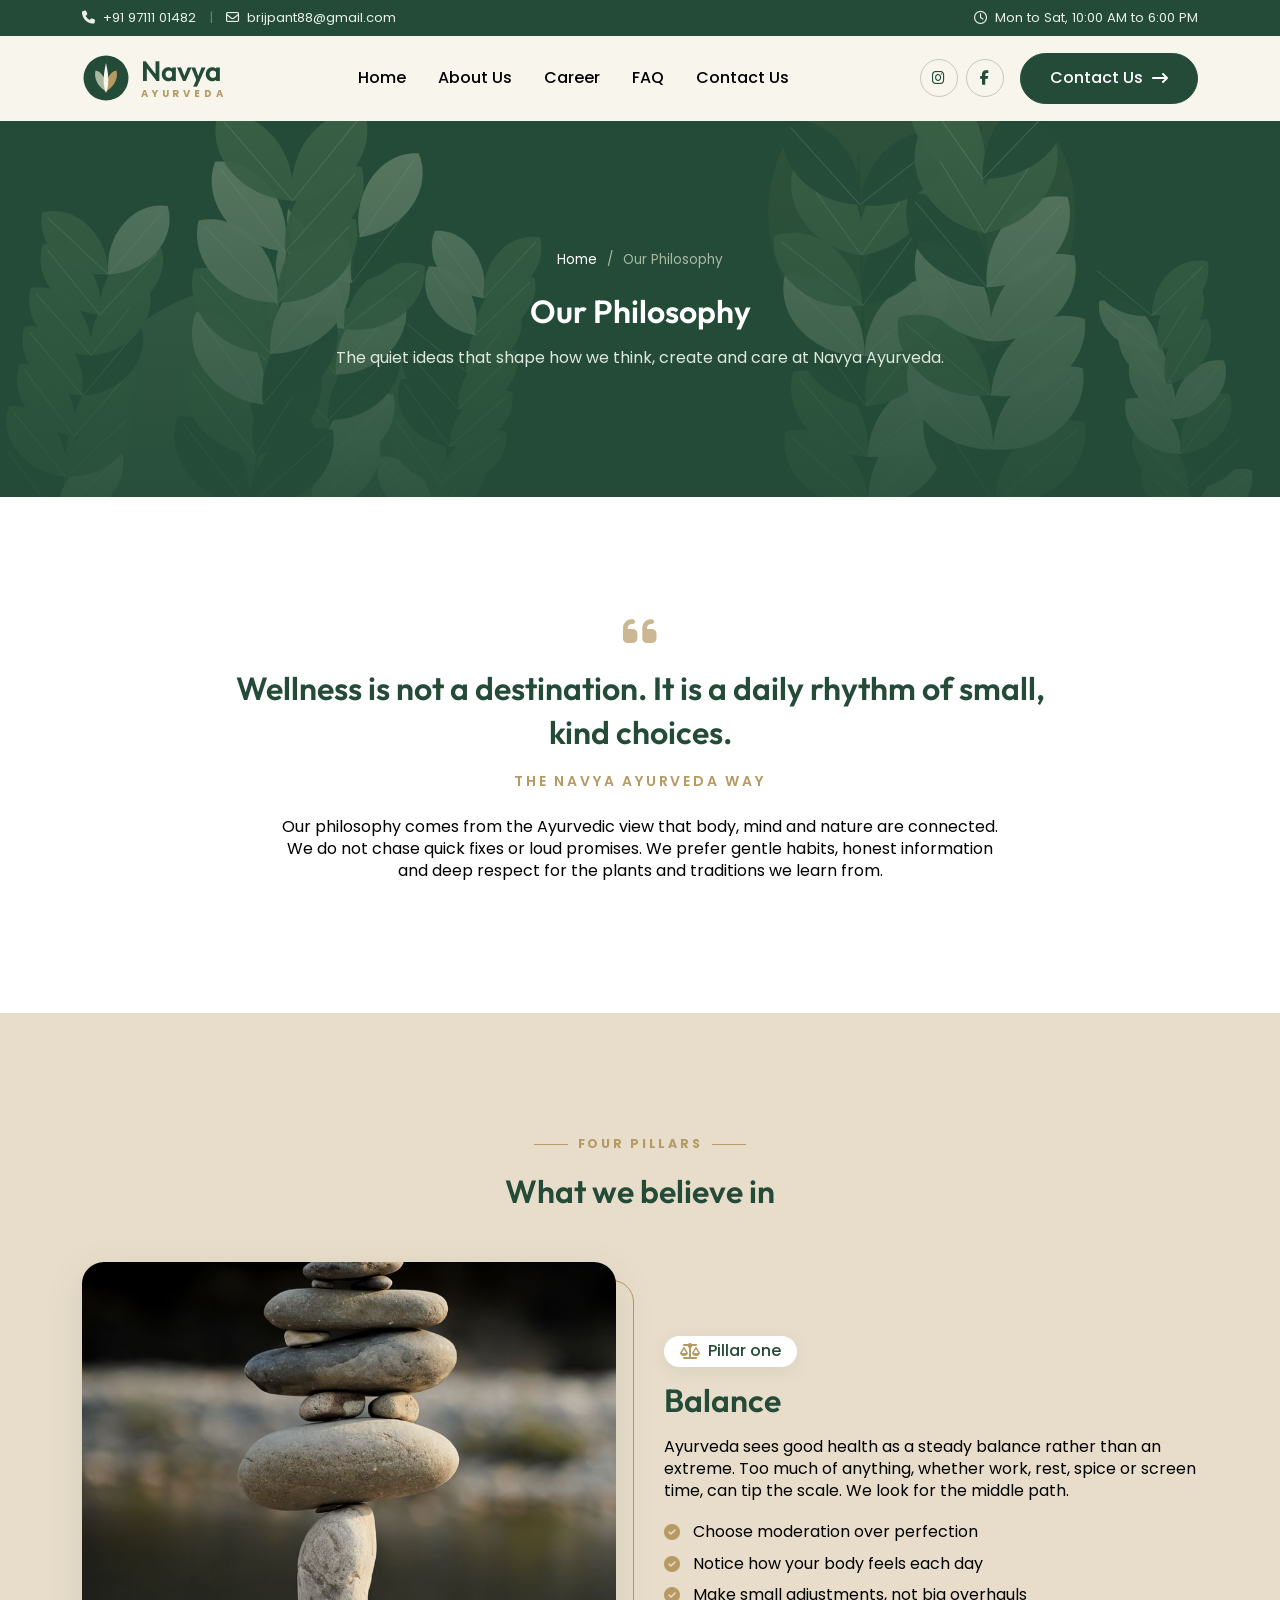
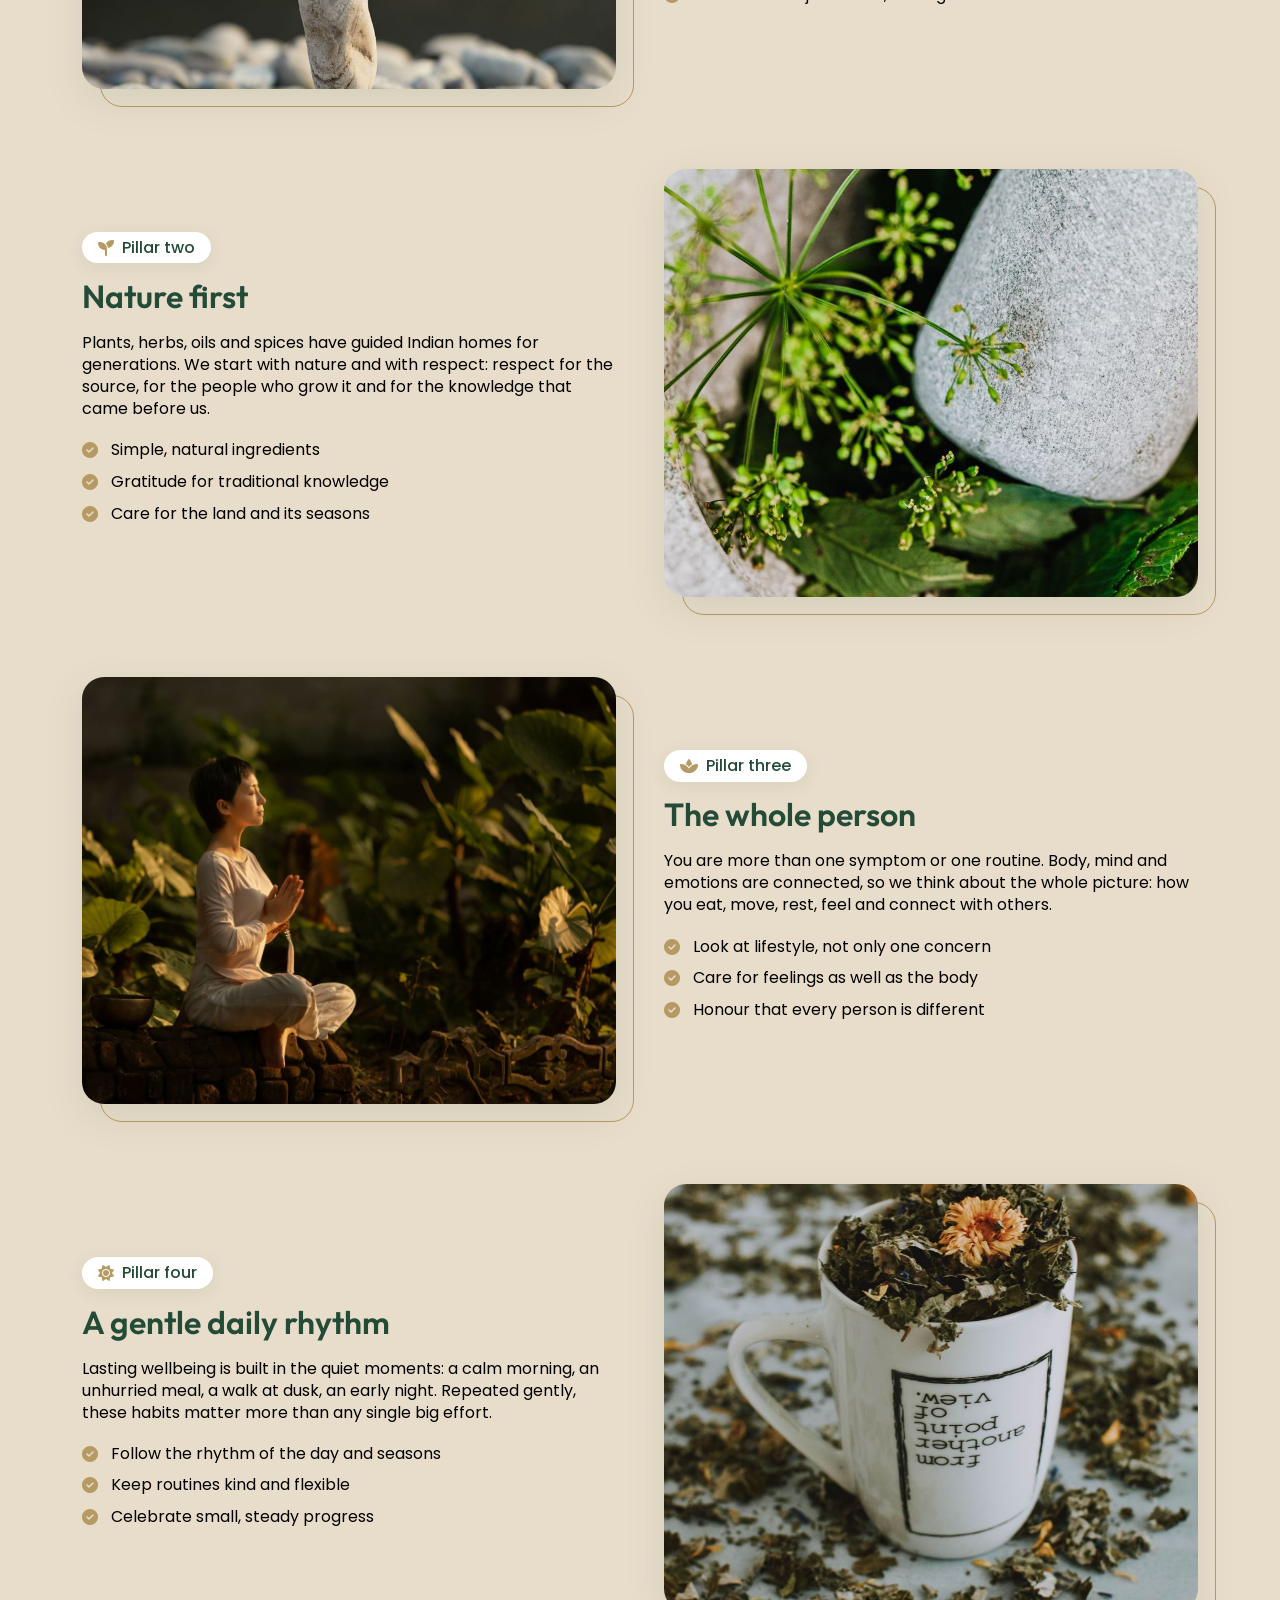
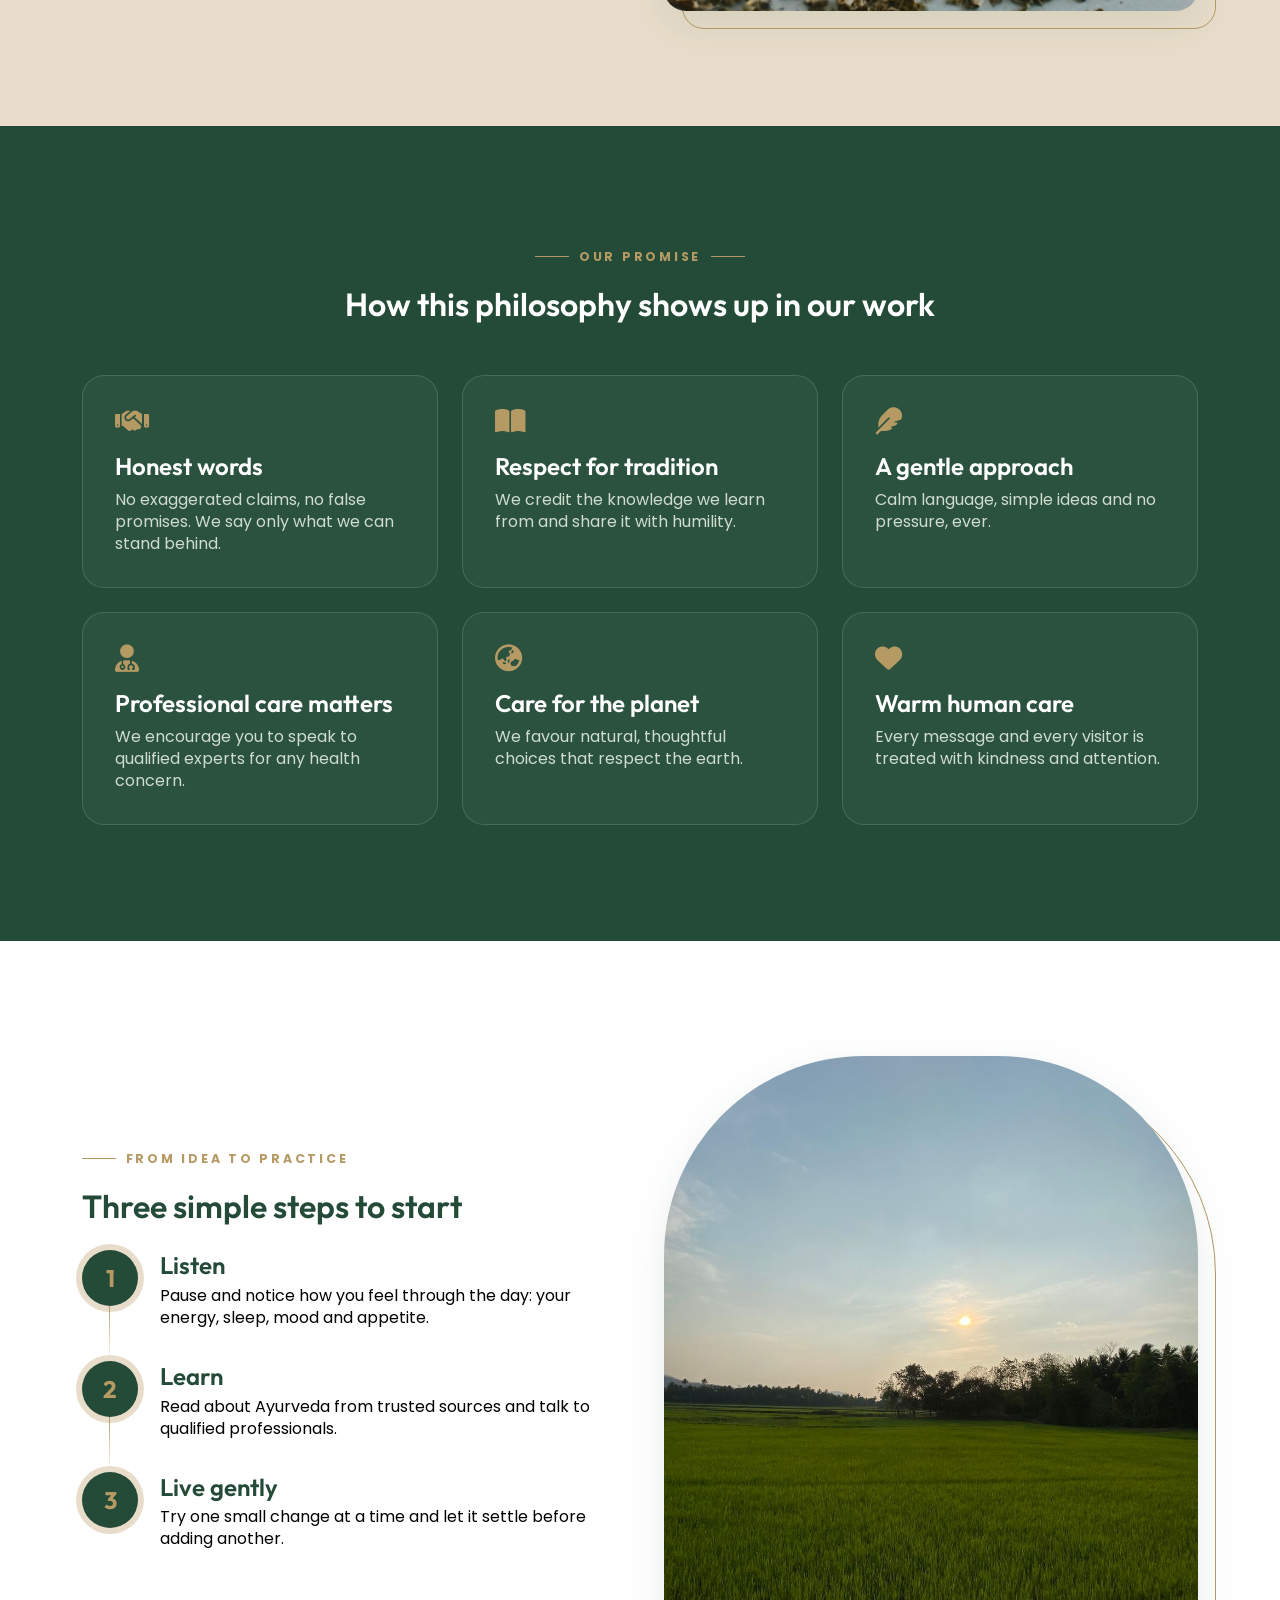
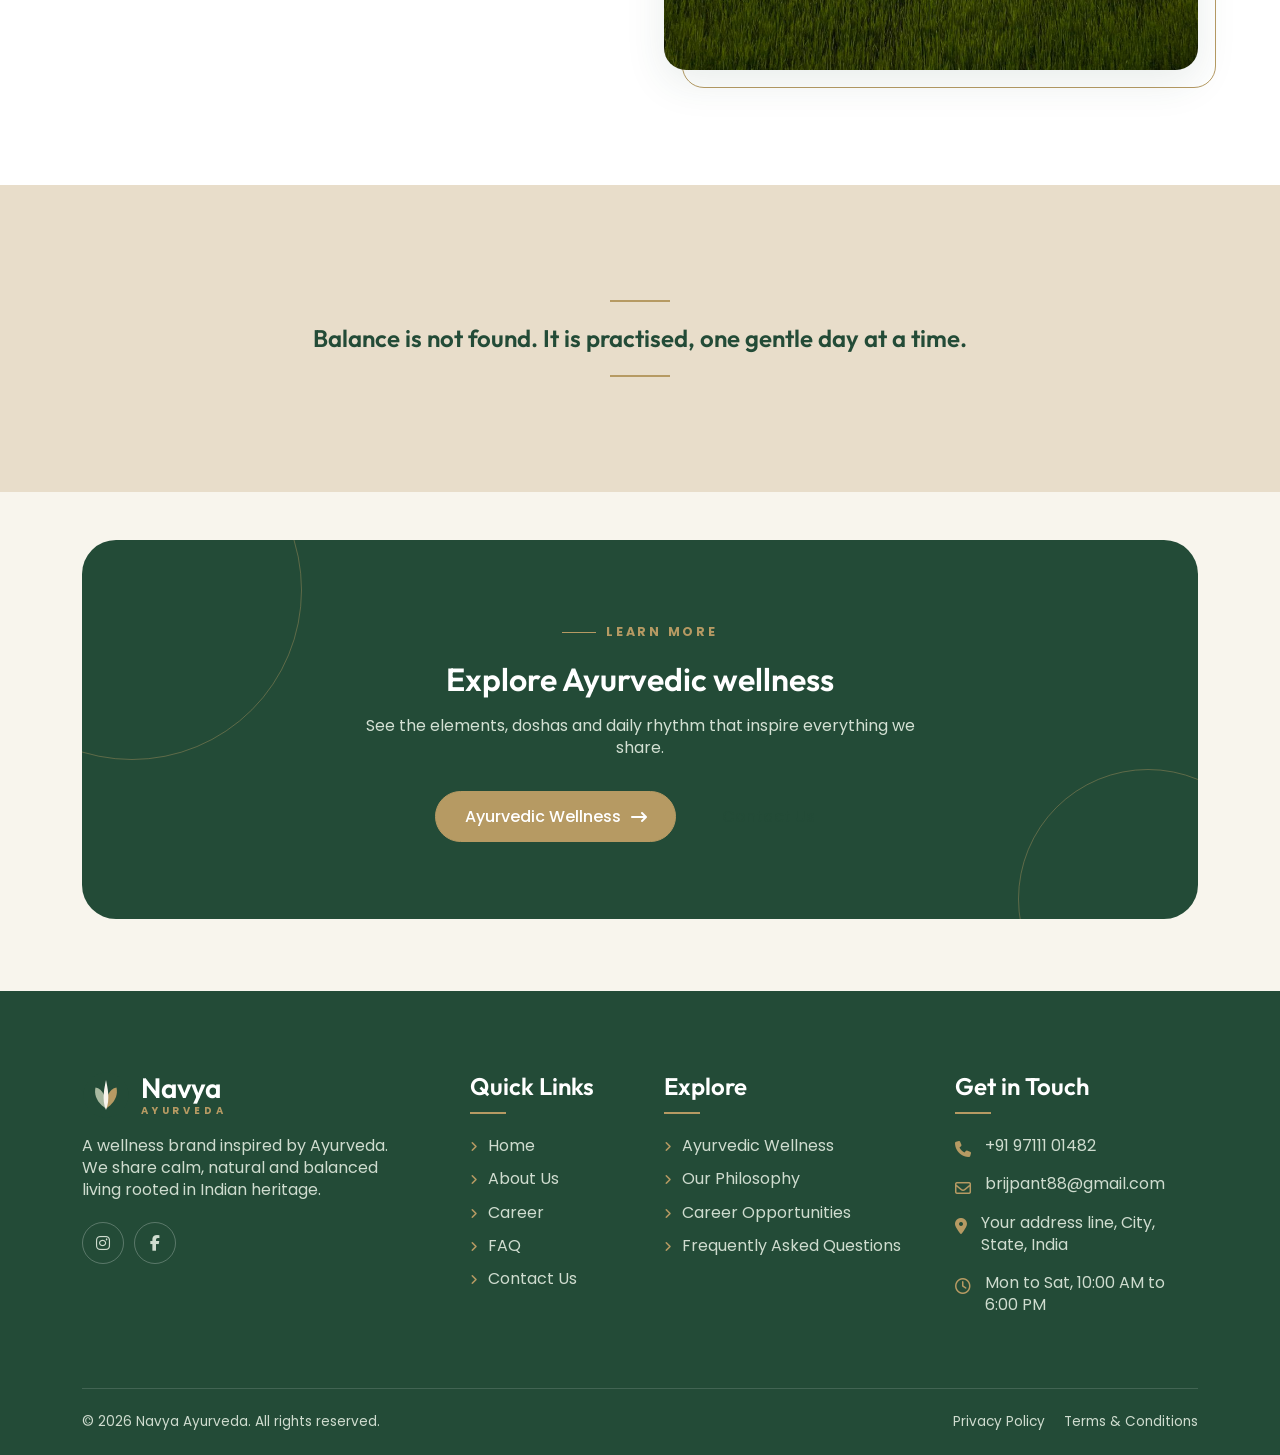
<file: our-philosophy.html>
<!DOCTYPE html>
<html lang="en">
<head>
<meta charset="utf-8">
<meta name="viewport" content="width=device-width, initial-scale=1">
<title>Our Philosophy | Navya Ayurveda</title>
<meta name="description" content="The ideas behind Navya Ayurveda: balance, nature first, the whole person and a gentle daily rhythm.">
<link rel="icon" href="img/logo.svg" type="image/svg+xml">
<link rel="preconnect" href="https://fonts.googleapis.com"><link rel="preconnect" href="https://fonts.gstatic.com" crossorigin>
<link href="https://fonts.googleapis.com/css2?family=Outfit:wght@400;500;600&family=Poppins:wght@400;500;600&display=swap" rel="stylesheet">
<link href="https://cdn.jsdelivr.net/npm/bootstrap@5.3.3/dist/css/bootstrap.min.css" rel="stylesheet">
<link href="https://cdnjs.cloudflare.com/ajax/libs/font-awesome/6.5.2/css/all.min.css" rel="stylesheet">
<link href="css/style.css" rel="stylesheet">
</head>
<body data-page="philosophy">
<div id="site-header"></div>
<main id="main">

<section class="page-hero"><div class="container">
 <nav class="crumbs" aria-label="Breadcrumb"><a href="index.html">Home</a><span>/</span><span>Our Philosophy</span></nav>
 <h1>Our Philosophy</h1><p>The quiet ideas that shape how we think, create and care at Navya Ayurveda.</p>
</div></section>

<!-- Big statement -->
<section class="section-pad bg-white-soft"><div class="container">
 <div class="ph-statement reveal">
  <i class="fa-solid fa-quote-left ph-q"></i>
  <p class="ph-big">Wellness is not a destination. It is a daily rhythm of small, kind choices.</p>
  <span class="ph-by">The Navya Ayurveda way</span>
 </div>
 <div class="row justify-content-center mt-4"><div class="col-lg-8 reveal d1">
  <p class="text-center">Our philosophy comes from the Ayurvedic view that body, mind and nature are connected. We do not chase quick fixes or loud promises. We prefer gentle habits, honest information and deep respect for the plants and traditions we learn from.</p>
 </div></div>
</div></section>

<!-- Four pillars as zig-zag -->
<section class="section-pad bg-beige"><div class="container">
 <div class="section-head reveal"><span class="eyebrow">Four Pillars</span><h2>What we believe in</h2></div>

 <div class="row align-items-center g-5 ph-row">
  <div class="col-lg-6 reveal"><div class="img-wrap frame-offset"><div class="frame" style="aspect-ratio:5/4"><img src="img/gal-cairn.jpg" alt="Balanced stones" loading="lazy"></div></div></div>
  <div class="col-lg-6 reveal d1">
   <div class="ph-tag"><i class="fa-solid fa-scale-balanced"></i> Pillar one</div>
   <h2>Balance</h2>
   <p class="mt-3">Ayurveda sees good health as a steady balance rather than an extreme. Too much of anything, whether work, rest, spice or screen time, can tip the scale. We look for the middle path.</p>
   <ul class="ph-list"><li>Choose moderation over perfection</li><li>Notice how your body feels each day</li><li>Make small adjustments, not big overhauls</li></ul>
  </div>
 </div>

 <div class="row align-items-center g-5 ph-row">
  <div class="col-lg-6 order-lg-2 reveal"><div class="img-wrap frame-offset"><div class="frame" style="aspect-ratio:5/4"><img src="img/slide-herbs.jpg" alt="Fresh herbs with a mortar and pestle" loading="lazy"></div></div></div>
  <div class="col-lg-6 reveal d1">
   <div class="ph-tag"><i class="fa-solid fa-seedling"></i> Pillar two</div>
   <h2>Nature first</h2>
   <p class="mt-3">Plants, herbs, oils and spices have guided Indian homes for generations. We start with nature and with respect: respect for the source, for the people who grow it and for the knowledge that came before us.</p>
   <ul class="ph-list"><li>Simple, natural ingredients</li><li>Gratitude for traditional knowledge</li><li>Care for the land and its seasons</li></ul>
  </div>
 </div>

 <div class="row align-items-center g-5 ph-row">
  <div class="col-lg-6 reveal"><div class="img-wrap frame-offset"><div class="frame" style="aspect-ratio:5/4"><img src="img/about-holistic.jpg" alt="Woman meditating in a garden" loading="lazy"></div></div></div>
  <div class="col-lg-6 reveal d1">
   <div class="ph-tag"><i class="fa-solid fa-spa"></i> Pillar three</div>
   <h2>The whole person</h2>
   <p class="mt-3">You are more than one symptom or one routine. Body, mind and emotions are connected, so we think about the whole picture: how you eat, move, rest, feel and connect with others.</p>
   <ul class="ph-list"><li>Look at lifestyle, not only one concern</li><li>Care for feelings as well as the body</li><li>Honour that every person is different</li></ul>
  </div>
 </div>

 <div class="row align-items-center g-5 ph-row mb-0">
  <div class="col-lg-6 order-lg-2 reveal"><div class="img-wrap frame-offset"><div class="frame" style="aspect-ratio:5/4"><img src="img/gal-tea.jpg" alt="A calming cup of herbal tea" loading="lazy"></div></div></div>
  <div class="col-lg-6 reveal d1">
   <div class="ph-tag"><i class="fa-solid fa-sun"></i> Pillar four</div>
   <h2>A gentle daily rhythm</h2>
   <p class="mt-3">Lasting wellbeing is built in the quiet moments: a calm morning, an unhurried meal, a walk at dusk, an early night. Repeated gently, these habits matter more than any single big effort.</p>
   <ul class="ph-list"><li>Follow the rhythm of the day and seasons</li><li>Keep routines kind and flexible</li><li>Celebrate small, steady progress</li></ul>
  </div>
 </div>
</div></section>

<!-- Promises -->
<section class="section-pad bg-forest"><div class="container">
 <div class="section-head reveal"><span class="eyebrow">Our Promise</span><h2>How this philosophy shows up in our work</h2></div>
 <div class="row g-4">
  <div class="col-md-6 col-lg-4 reveal"><div class="feature-dark"><i class="fa-solid fa-handshake"></i><h3>Honest words</h3><p>No exaggerated claims, no false promises. We say only what we can stand behind.</p></div></div>
  <div class="col-md-6 col-lg-4 reveal d1"><div class="feature-dark"><i class="fa-solid fa-book-open"></i><h3>Respect for tradition</h3><p>We credit the knowledge we learn from and share it with humility.</p></div></div>
  <div class="col-md-6 col-lg-4 reveal d2"><div class="feature-dark"><i class="fa-solid fa-feather"></i><h3>A gentle approach</h3><p>Calm language, simple ideas and no pressure, ever.</p></div></div>
  <div class="col-md-6 col-lg-4 reveal"><div class="feature-dark"><i class="fa-solid fa-user-doctor"></i><h3>Professional care matters</h3><p>We encourage you to speak to qualified experts for any health concern.</p></div></div>
  <div class="col-md-6 col-lg-4 reveal d1"><div class="feature-dark"><i class="fa-solid fa-earth-asia"></i><h3>Care for the planet</h3><p>We favour natural, thoughtful choices that respect the earth.</p></div></div>
  <div class="col-md-6 col-lg-4 reveal d2"><div class="feature-dark"><i class="fa-solid fa-heart"></i><h3>Warm human care</h3><p>Every message and every visitor is treated with kindness and attention.</p></div></div>
 </div>
</div></section>

<!-- From philosophy to practice -->
<section class="section-pad bg-white-soft"><div class="container"><div class="row align-items-center g-5">
 <div class="col-lg-6 reveal">
  <span class="eyebrow">From Idea to Practice</span>
  <h2 class="mb-4">Three simple steps to start</h2>
  <div class="steps">
   <div class="step"><div class="step-dot">1</div><div><h3>Listen</h3><p>Pause and notice how you feel through the day: your energy, sleep, mood and appetite.</p></div></div>
   <div class="step"><div class="step-dot">2</div><div><h3>Learn</h3><p>Read about Ayurveda from trusted sources and talk to qualified professionals.</p></div></div>
   <div class="step"><div class="step-dot">3</div><div><h3>Live gently</h3><p>Try one small change at a time and let it settle before adding another.</p></div></div>
  </div>
 </div>
 <div class="col-lg-6 reveal d1"><div class="img-wrap frame-offset"><div class="frame frame-arch" style="aspect-ratio:4/4.6"><img src="img/slide-sunrise.jpg" alt="Sunrise over green fields" loading="lazy"></div></div></div>
</div></div></section>

<!-- Closing quote -->
<section class="section-pad bg-beige"><div class="container"><div class="row justify-content-center"><div class="col-lg-9 reveal">
 <div class="quote-block ph-final">Balance is not found. It is practised, one gentle day at a time.</div>
</div></div></div></section>

<section class="pb-5 mb-4 pt-5"><div class="container"><div class="cta reveal"><span class="eyebrow justify-content-center">Learn more</span><h2>Explore Ayurvedic wellness</h2><p>See the elements, doshas and daily rhythm that inspire everything we share.</p><div class="d-flex flex-wrap gap-3 justify-content-center"><a class="btn-gold" href="ayurvedic-wellness.html">Ayurvedic Wellness <i class="fa-solid fa-arrow-right-long"></i></a><a class="btn-outline-daksh" href="contact.html">Contact Us</a></div></div></div></section>

</main>
<div id="site-footer"></div>
<script src="https://cdn.jsdelivr.net/npm/bootstrap@5.3.3/dist/js/bootstrap.bundle.min.js"></script>
<script src="js/components.js"></script>
<script src="js/main.js"></script>
</body>
</html>
</file>
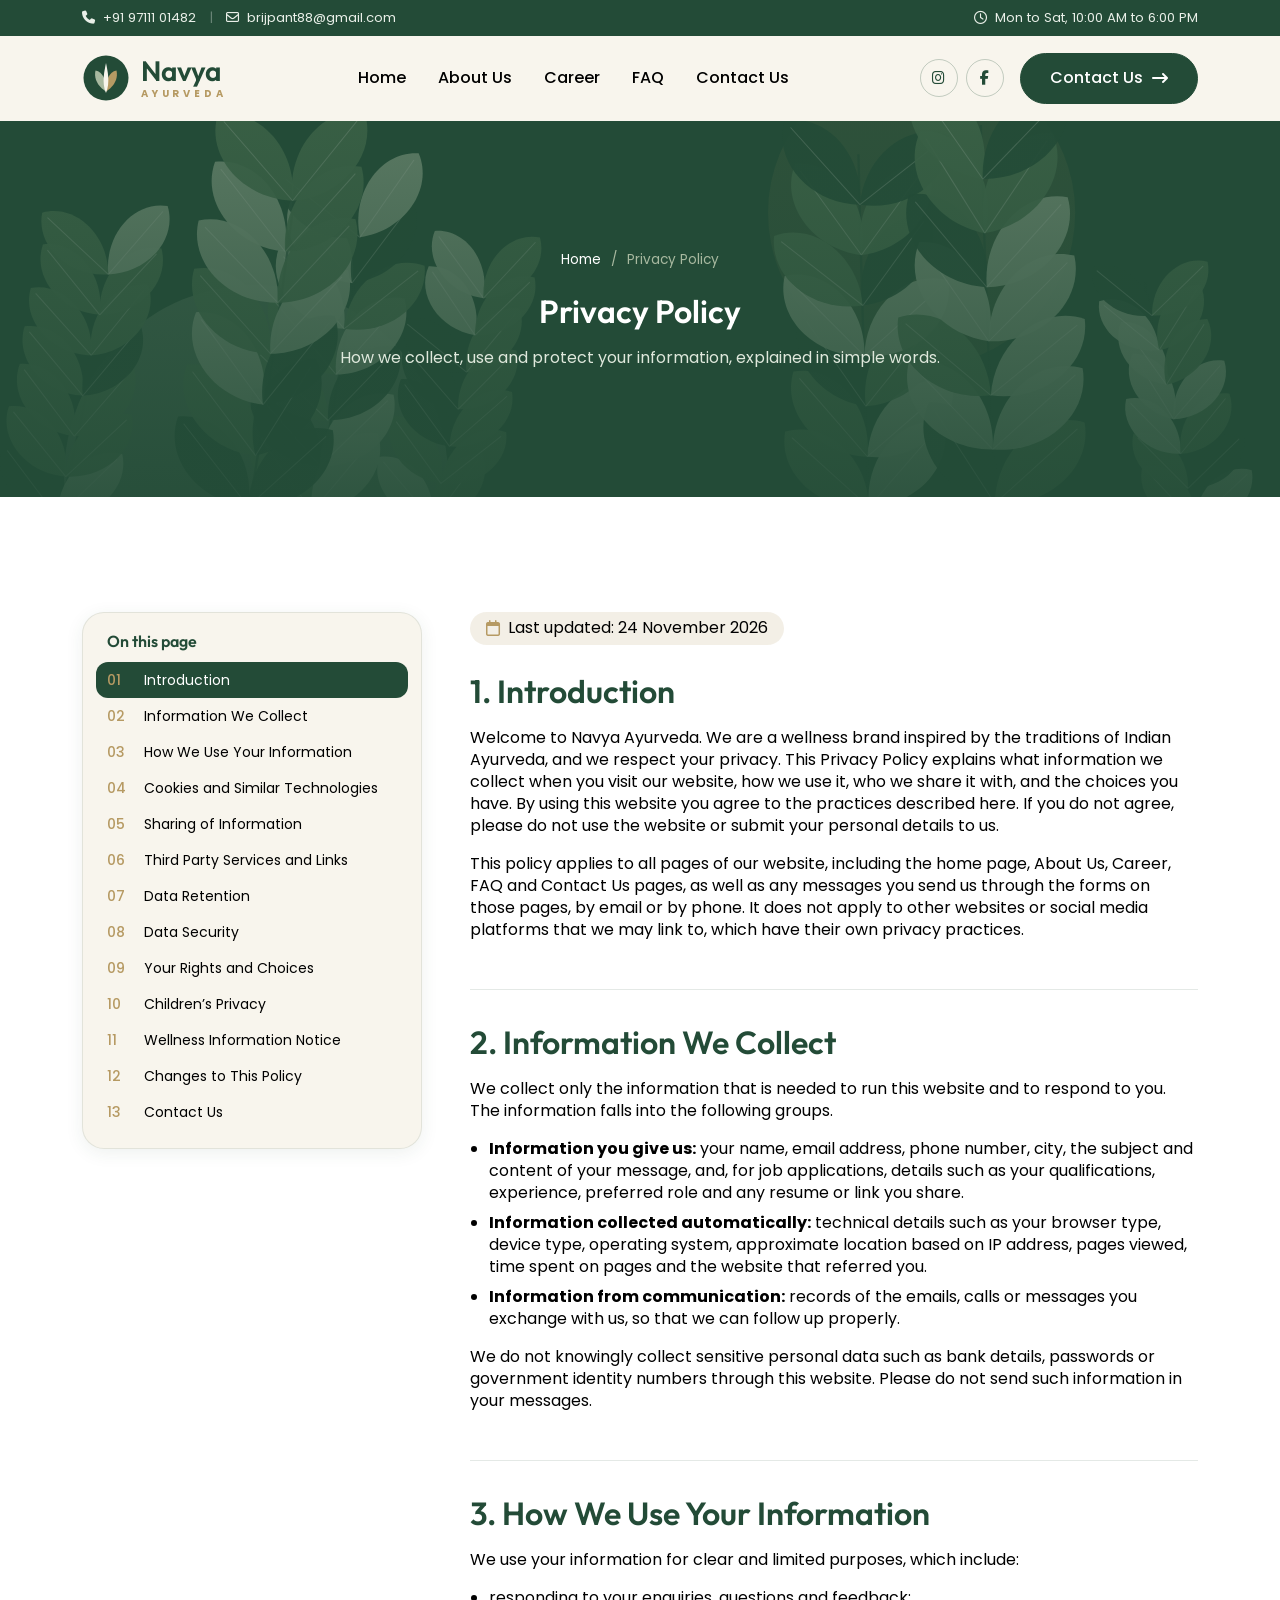
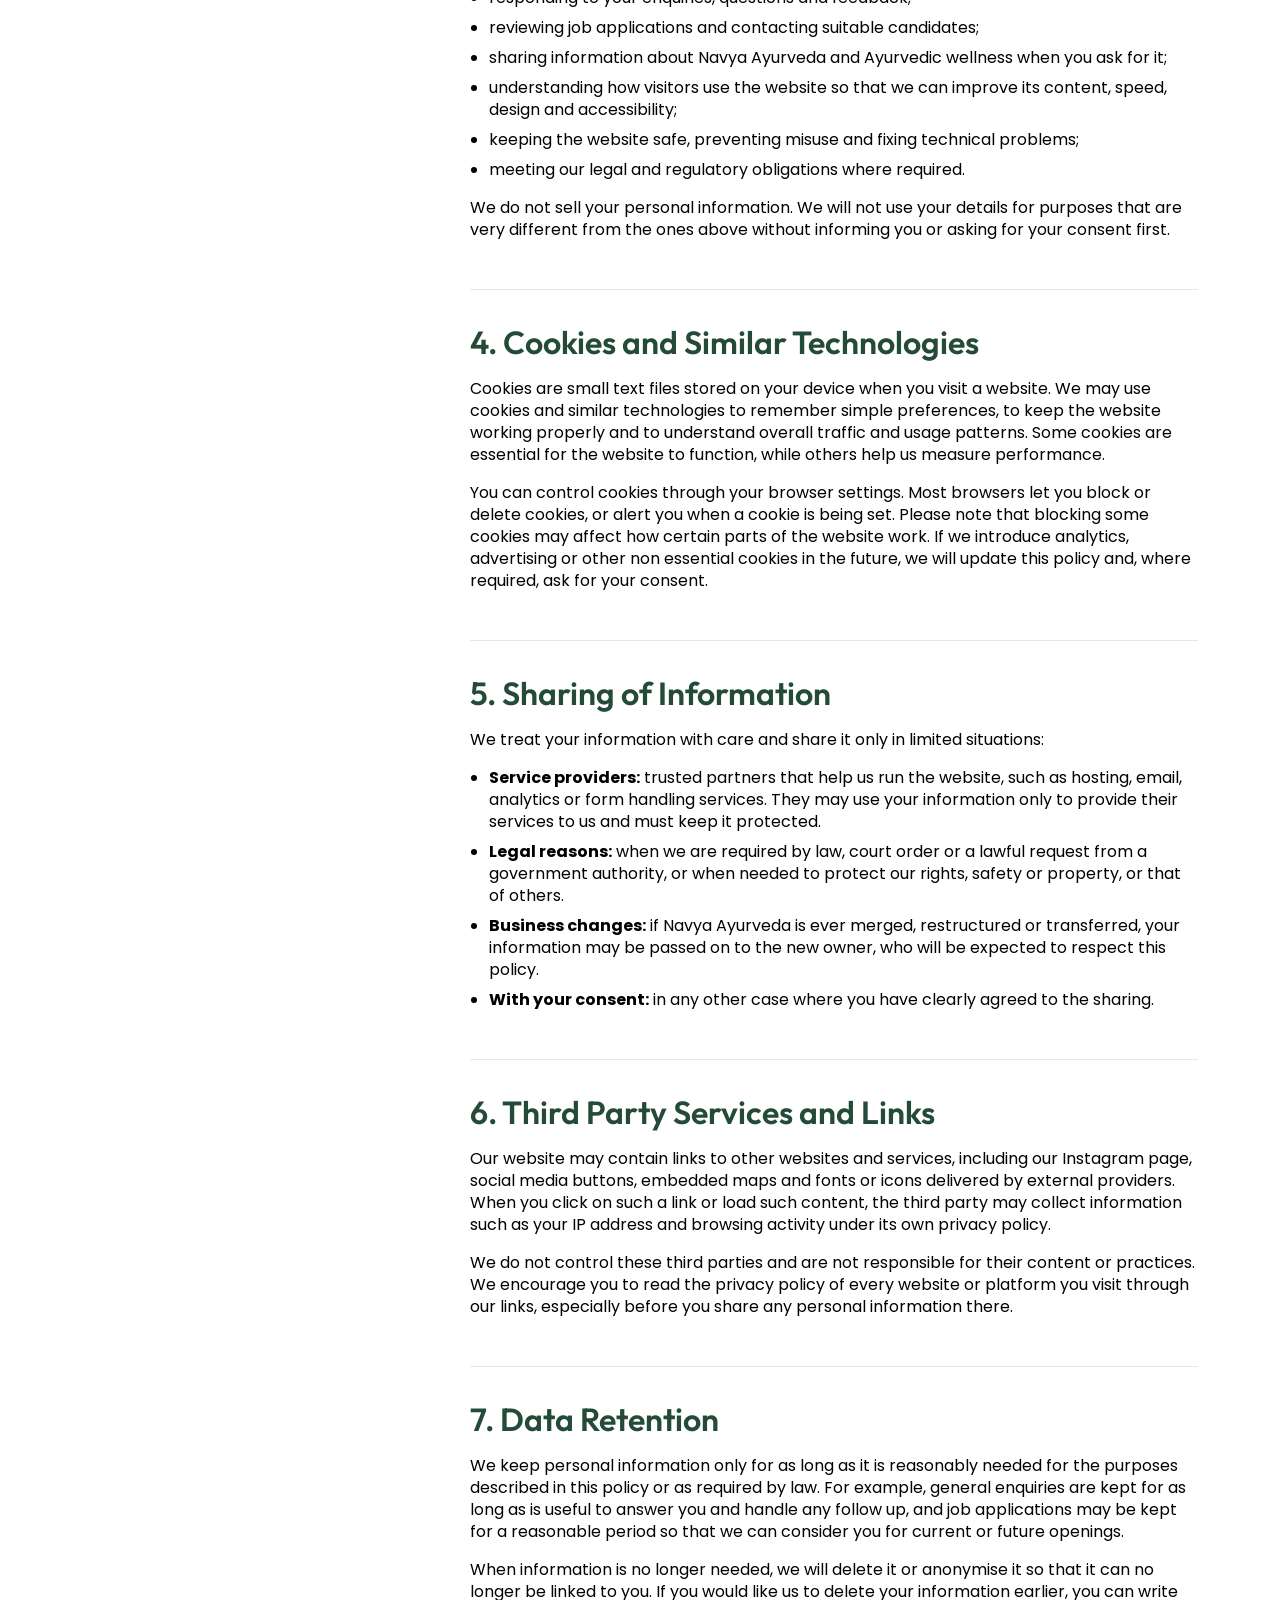
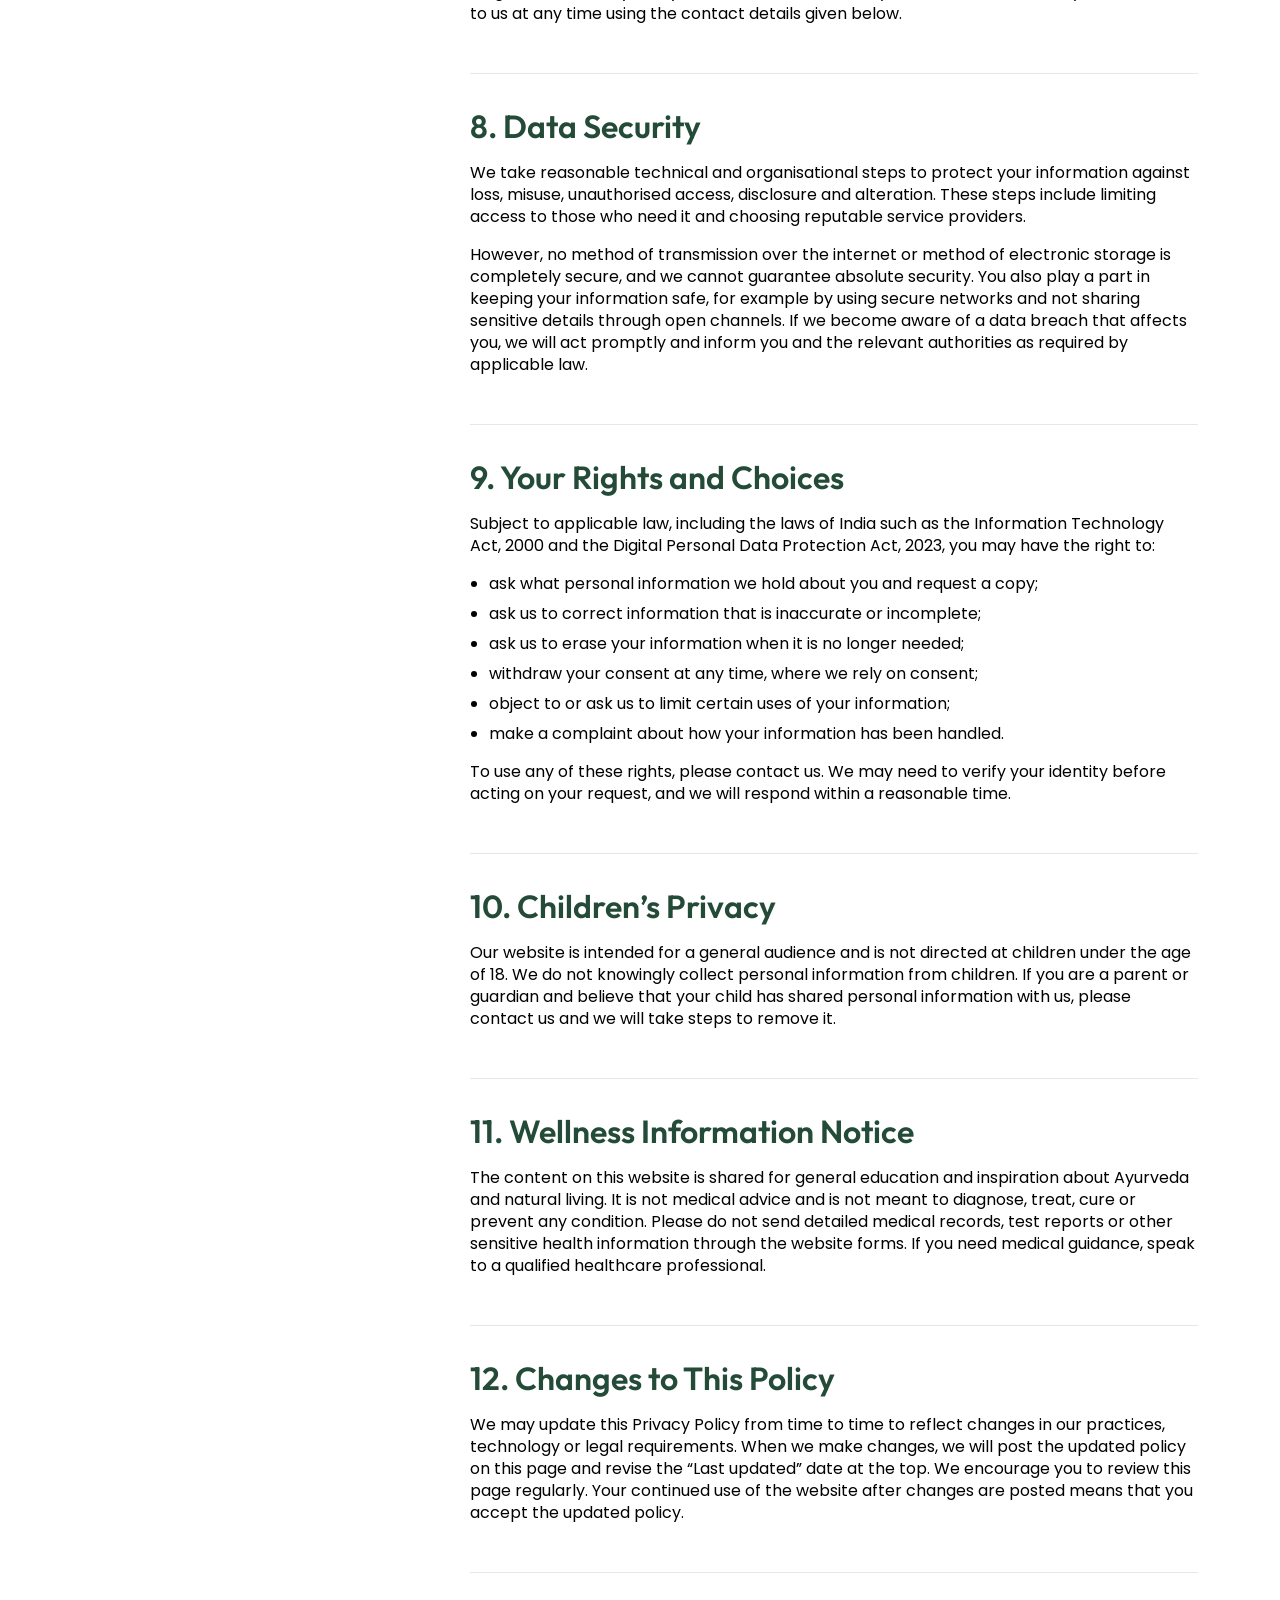
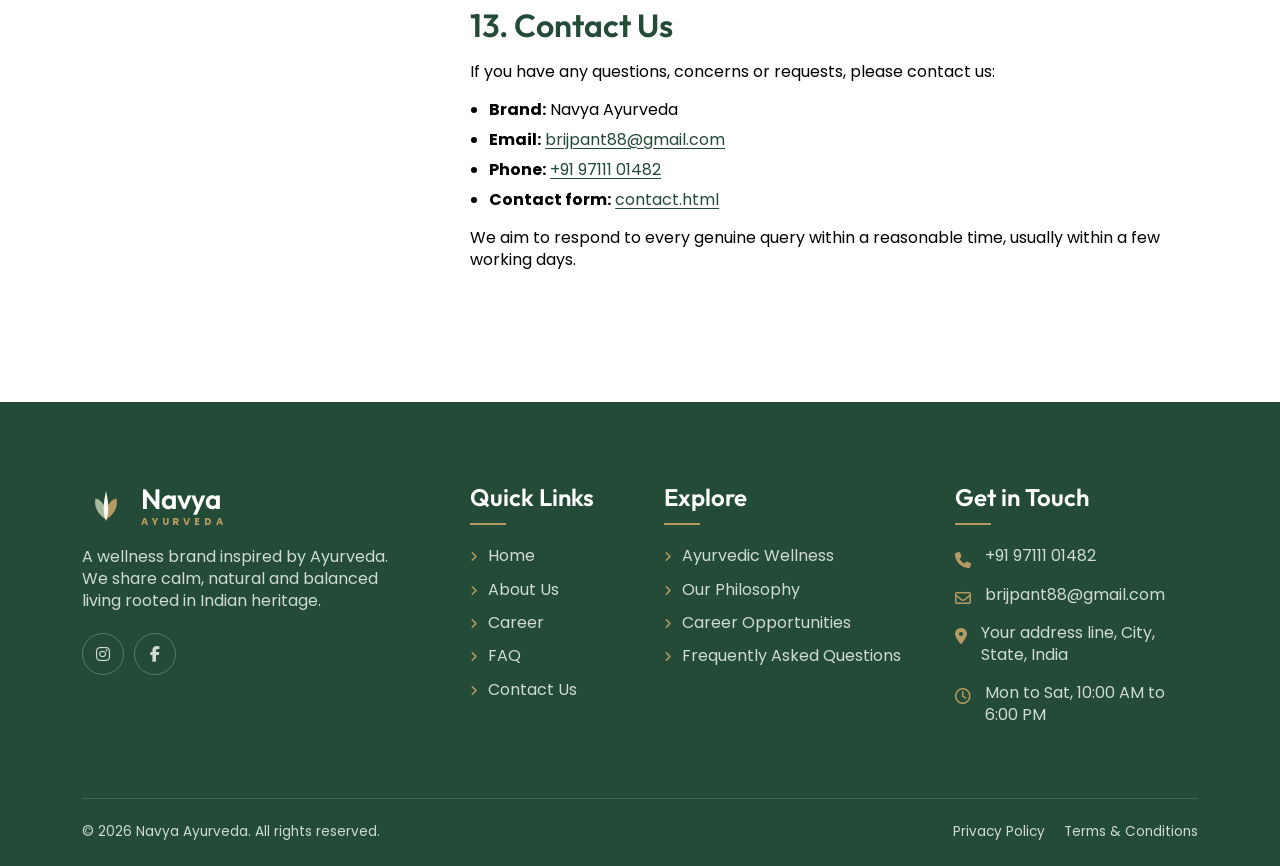
<file: privacy-policy.html>
<!DOCTYPE html>
<html lang="en">
<head>
<meta charset="utf-8">
<meta name="viewport" content="width=device-width, initial-scale=1">
<title>Privacy Policy | Navya Ayurveda</title>
<meta name="description" content="How Navya Ayurveda collects, uses and protects your personal information.">
<link rel="icon" href="img/logo.svg" type="image/svg+xml">
<link rel="preconnect" href="https://fonts.googleapis.com"><link rel="preconnect" href="https://fonts.gstatic.com" crossorigin>
<link href="https://fonts.googleapis.com/css2?family=Outfit:wght@400;500;600&family=Poppins:wght@400;500;600&display=swap" rel="stylesheet">
<link href="https://cdn.jsdelivr.net/npm/bootstrap@5.3.3/dist/css/bootstrap.min.css" rel="stylesheet">
<link href="https://cdnjs.cloudflare.com/ajax/libs/font-awesome/6.5.2/css/all.min.css" rel="stylesheet">
<link href="css/style.css" rel="stylesheet">
</head>
<body data-page="privacy">
<div id="site-header"></div>
<main id="main">

<section class="page-hero"><div class="container">
 <nav class="crumbs" aria-label="Breadcrumb"><a href="index.html">Home</a><span>/</span><span>Privacy Policy</span></nav>
 <h1>Privacy Policy</h1><p>How we collect, use and protect your information, explained in simple words.</p>
</div></section>

<section class="section-pad legal">
 <div class="container"><div class="row g-5">
  <div class="col-lg-4 col-xl-4 d-none d-lg-block">
   <aside class="legal-nav" aria-label="On this page">
    <p class="legal-nav-title">On this page</p>
    <nav><ul id="legalNav">
      <li><a href="#s1" class="active" aria-current="true"><span class="ln">01</span>Introduction</a></li>
      <li><a href="#s2"><span class="ln">02</span>Information We Collect</a></li>
      <li><a href="#s3"><span class="ln">03</span>How We Use Your Information</a></li>
      <li><a href="#s4"><span class="ln">04</span>Cookies and Similar Technologies</a></li>
      <li><a href="#s5"><span class="ln">05</span>Sharing of Information</a></li>
      <li><a href="#s6"><span class="ln">06</span>Third Party Services and Links</a></li>
      <li><a href="#s7"><span class="ln">07</span>Data Retention</a></li>
      <li><a href="#s8"><span class="ln">08</span>Data Security</a></li>
      <li><a href="#s9"><span class="ln">09</span>Your Rights and Choices</a></li>
      <li><a href="#s10"><span class="ln">10</span>Children&rsquo;s Privacy</a></li>
      <li><a href="#s11"><span class="ln">11</span>Wellness Information Notice</a></li>
      <li><a href="#s12"><span class="ln">12</span>Changes to This Policy</a></li>
      <li><a href="#s13"><span class="ln">13</span>Contact Us</a></li>
    </ul></nav>
   </aside>
  </div>
  <div class="col-lg-8 col-xl-8">
   <article class="legal-body">
    <p class="legal-updated"><i class="fa-regular fa-calendar"></i> Last updated: 24 November 2026</p>
   <section id="s1" class="legal-sec"><h2>1. Introduction</h2><p>Welcome to Navya Ayurveda. We are a wellness brand inspired by the traditions of Indian Ayurveda, and we respect your privacy. This Privacy Policy explains what information we collect when you visit our website, how we use it, who we share it with, and the choices you have. By using this website you agree to the practices described here. If you do not agree, please do not use the website or submit your personal details to us.</p><p>This policy applies to all pages of our website, including the home page, About Us, Career, FAQ and Contact Us pages, as well as any messages you send us through the forms on those pages, by email or by phone. It does not apply to other websites or social media platforms that we may link to, which have their own privacy practices.</p></section>
   <section id="s2" class="legal-sec"><h2>2. Information We Collect</h2><p>We collect only the information that is needed to run this website and to respond to you. The information falls into the following groups.</p><ul><li><strong>Information you give us:</strong> your name, email address, phone number, city, the subject and content of your message, and, for job applications, details such as your qualifications, experience, preferred role and any resume or link you share.</li><li><strong>Information collected automatically:</strong> technical details such as your browser type, device type, operating system, approximate location based on IP address, pages viewed, time spent on pages and the website that referred you.</li><li><strong>Information from communication:</strong> records of the emails, calls or messages you exchange with us, so that we can follow up properly.</li></ul><p>We do not knowingly collect sensitive personal data such as bank details, passwords or government identity numbers through this website. Please do not send such information in your messages.</p></section>
   <section id="s3" class="legal-sec"><h2>3. How We Use Your Information</h2><p>We use your information for clear and limited purposes, which include:</p><ul><li>responding to your enquiries, questions and feedback;</li><li>reviewing job applications and contacting suitable candidates;</li><li>sharing information about Navya Ayurveda and Ayurvedic wellness when you ask for it;</li><li>understanding how visitors use the website so that we can improve its content, speed, design and accessibility;</li><li>keeping the website safe, preventing misuse and fixing technical problems;</li><li>meeting our legal and regulatory obligations where required.</li></ul><p>We do not sell your personal information. We will not use your details for purposes that are very different from the ones above without informing you or asking for your consent first.</p></section>
   <section id="s4" class="legal-sec"><h2>4. Cookies and Similar Technologies</h2><p>Cookies are small text files stored on your device when you visit a website. We may use cookies and similar technologies to remember simple preferences, to keep the website working properly and to understand overall traffic and usage patterns. Some cookies are essential for the website to function, while others help us measure performance.</p><p>You can control cookies through your browser settings. Most browsers let you block or delete cookies, or alert you when a cookie is being set. Please note that blocking some cookies may affect how certain parts of the website work. If we introduce analytics, advertising or other non essential cookies in the future, we will update this policy and, where required, ask for your consent.</p></section>
   <section id="s5" class="legal-sec"><h2>5. Sharing of Information</h2><p>We treat your information with care and share it only in limited situations:</p><ul><li><strong>Service providers:</strong> trusted partners that help us run the website, such as hosting, email, analytics or form handling services. They may use your information only to provide their services to us and must keep it protected.</li><li><strong>Legal reasons:</strong> when we are required by law, court order or a lawful request from a government authority, or when needed to protect our rights, safety or property, or that of others.</li><li><strong>Business changes:</strong> if Navya Ayurveda is ever merged, restructured or transferred, your information may be passed on to the new owner, who will be expected to respect this policy.</li><li><strong>With your consent:</strong> in any other case where you have clearly agreed to the sharing.</li></ul></section>
   <section id="s6" class="legal-sec"><h2>6. Third Party Services and Links</h2><p>Our website may contain links to other websites and services, including our Instagram page, social media buttons, embedded maps and fonts or icons delivered by external providers. When you click on such a link or load such content, the third party may collect information such as your IP address and browsing activity under its own privacy policy.</p><p>We do not control these third parties and are not responsible for their content or practices. We encourage you to read the privacy policy of every website or platform you visit through our links, especially before you share any personal information there.</p></section>
   <section id="s7" class="legal-sec"><h2>7. Data Retention</h2><p>We keep personal information only for as long as it is reasonably needed for the purposes described in this policy or as required by law. For example, general enquiries are kept for as long as is useful to answer you and handle any follow up, and job applications may be kept for a reasonable period so that we can consider you for current or future openings.</p><p>When information is no longer needed, we will delete it or anonymise it so that it can no longer be linked to you. If you would like us to delete your information earlier, you can write to us at any time using the contact details given below.</p></section>
   <section id="s8" class="legal-sec"><h2>8. Data Security</h2><p>We take reasonable technical and organisational steps to protect your information against loss, misuse, unauthorised access, disclosure and alteration. These steps include limiting access to those who need it and choosing reputable service providers.</p><p>However, no method of transmission over the internet or method of electronic storage is completely secure, and we cannot guarantee absolute security. You also play a part in keeping your information safe, for example by using secure networks and not sharing sensitive details through open channels. If we become aware of a data breach that affects you, we will act promptly and inform you and the relevant authorities as required by applicable law.</p></section>
   <section id="s9" class="legal-sec"><h2>9. Your Rights and Choices</h2><p>Subject to applicable law, including the laws of India such as the Information Technology Act, 2000 and the Digital Personal Data Protection Act, 2023, you may have the right to:</p><ul><li>ask what personal information we hold about you and request a copy;</li><li>ask us to correct information that is inaccurate or incomplete;</li><li>ask us to erase your information when it is no longer needed;</li><li>withdraw your consent at any time, where we rely on consent;</li><li>object to or ask us to limit certain uses of your information;</li><li>make a complaint about how your information has been handled.</li></ul><p>To use any of these rights, please contact us. We may need to verify your identity before acting on your request, and we will respond within a reasonable time.</p></section>
   <section id="s10" class="legal-sec"><h2>10. Children&rsquo;s Privacy</h2><p>Our website is intended for a general audience and is not directed at children under the age of 18. We do not knowingly collect personal information from children. If you are a parent or guardian and believe that your child has shared personal information with us, please contact us and we will take steps to remove it.</p></section>
   <section id="s11" class="legal-sec"><h2>11. Wellness Information Notice</h2><p>The content on this website is shared for general education and inspiration about Ayurveda and natural living. It is not medical advice and is not meant to diagnose, treat, cure or prevent any condition. Please do not send detailed medical records, test reports or other sensitive health information through the website forms. If you need medical guidance, speak to a qualified healthcare professional.</p></section>
   <section id="s12" class="legal-sec"><h2>12. Changes to This Policy</h2><p>We may update this Privacy Policy from time to time to reflect changes in our practices, technology or legal requirements. When we make changes, we will post the updated policy on this page and revise the &ldquo;Last updated&rdquo; date at the top. We encourage you to review this page regularly. Your continued use of the website after changes are posted means that you accept the updated policy.</p></section>
   <section id="s13" class="legal-sec"><h2>13. Contact Us</h2><p>If you have any questions, concerns or requests, please contact us:</p><ul><li><strong>Brand:</strong> Navya Ayurveda</li><li><strong>Email:</strong> <a href="mailto:brijpant88@gmail.com">brijpant88@gmail.com</a></li><li><strong>Phone:</strong> <a href="tel:+919711101482">+91 97111 01482</a></li><li><strong>Contact form:</strong> <a href="contact.html">contact.html</a></li></ul><p>We aim to respond to every genuine query within a reasonable time, usually within a few working days.</p></section>
   </article>
  </div>
 </div></div>
</section>

</main>
<div id="site-footer"></div>
<script src="https://cdn.jsdelivr.net/npm/bootstrap@5.3.3/dist/js/bootstrap.bundle.min.js"></script>
<script src="js/components.js"></script>
<script src="js/main.js"></script>
<script src="js/legal.js"></script>
</body>
</html>
</file>
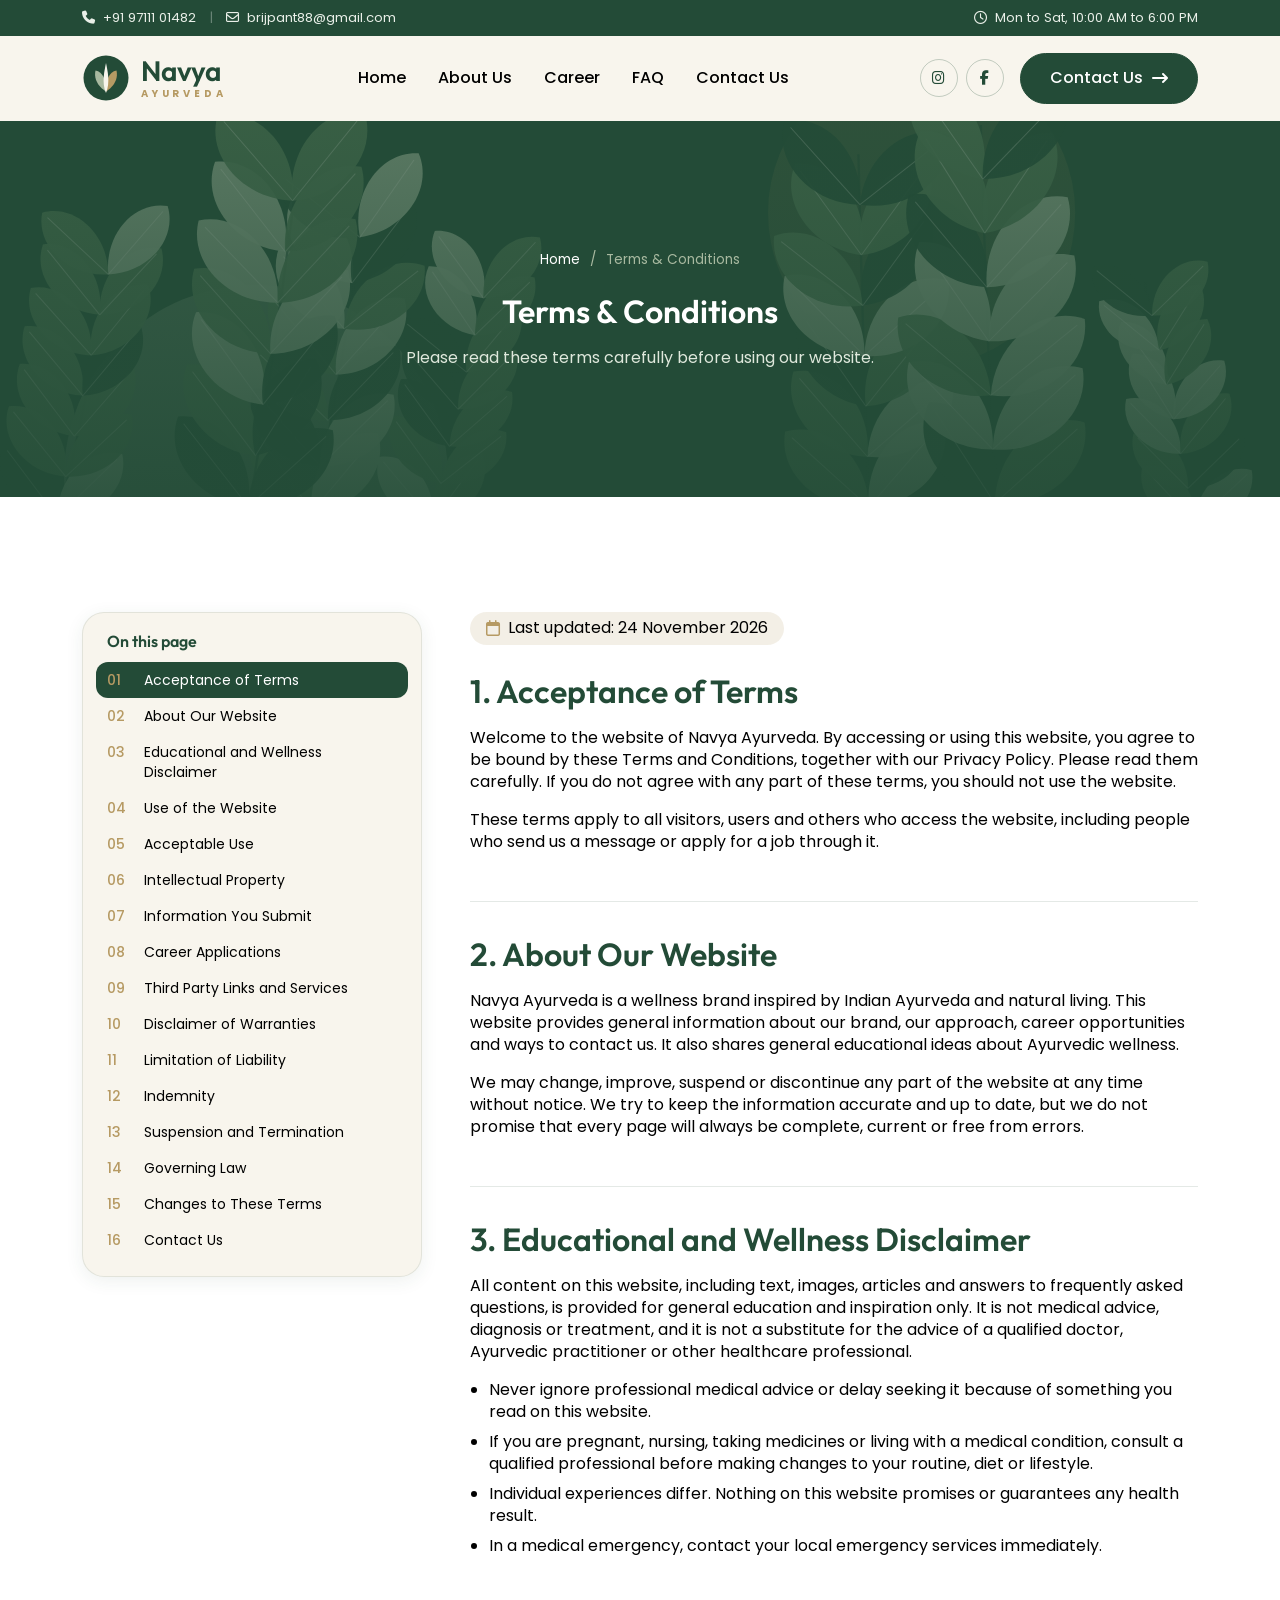
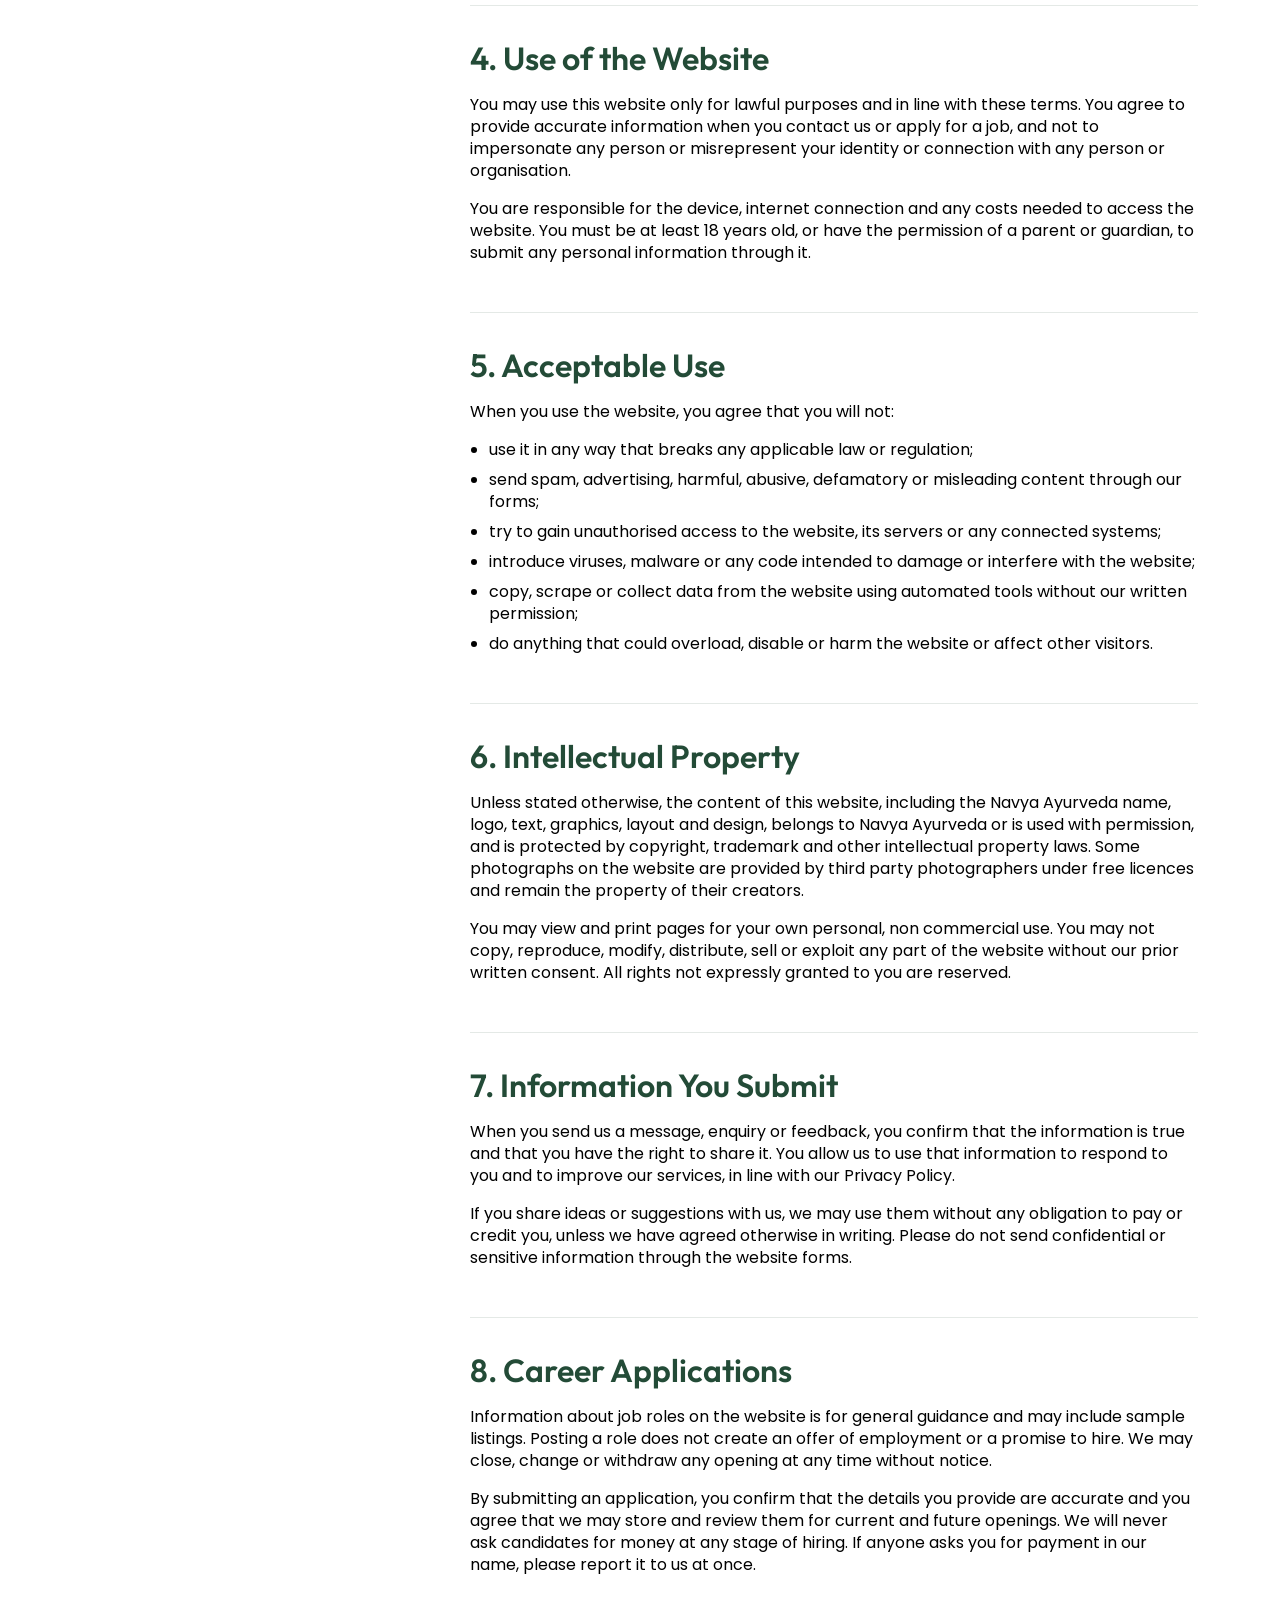
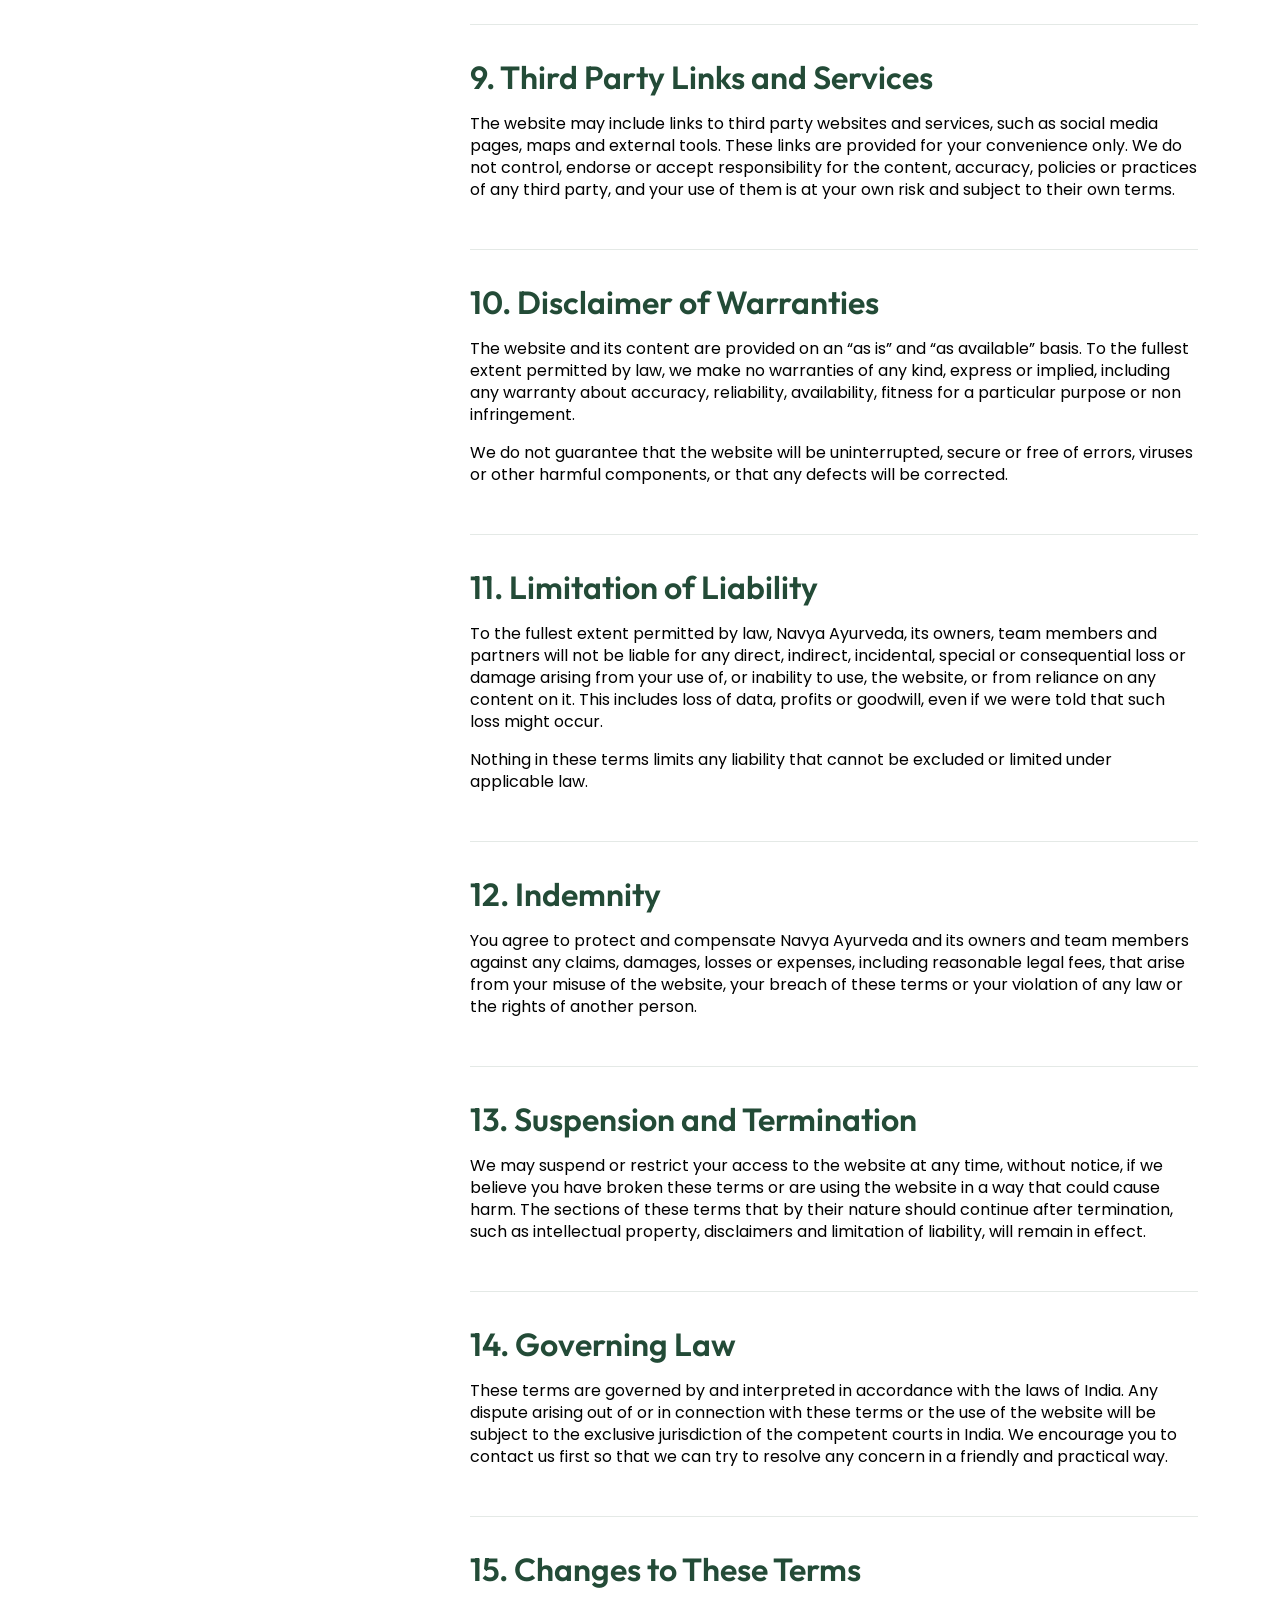
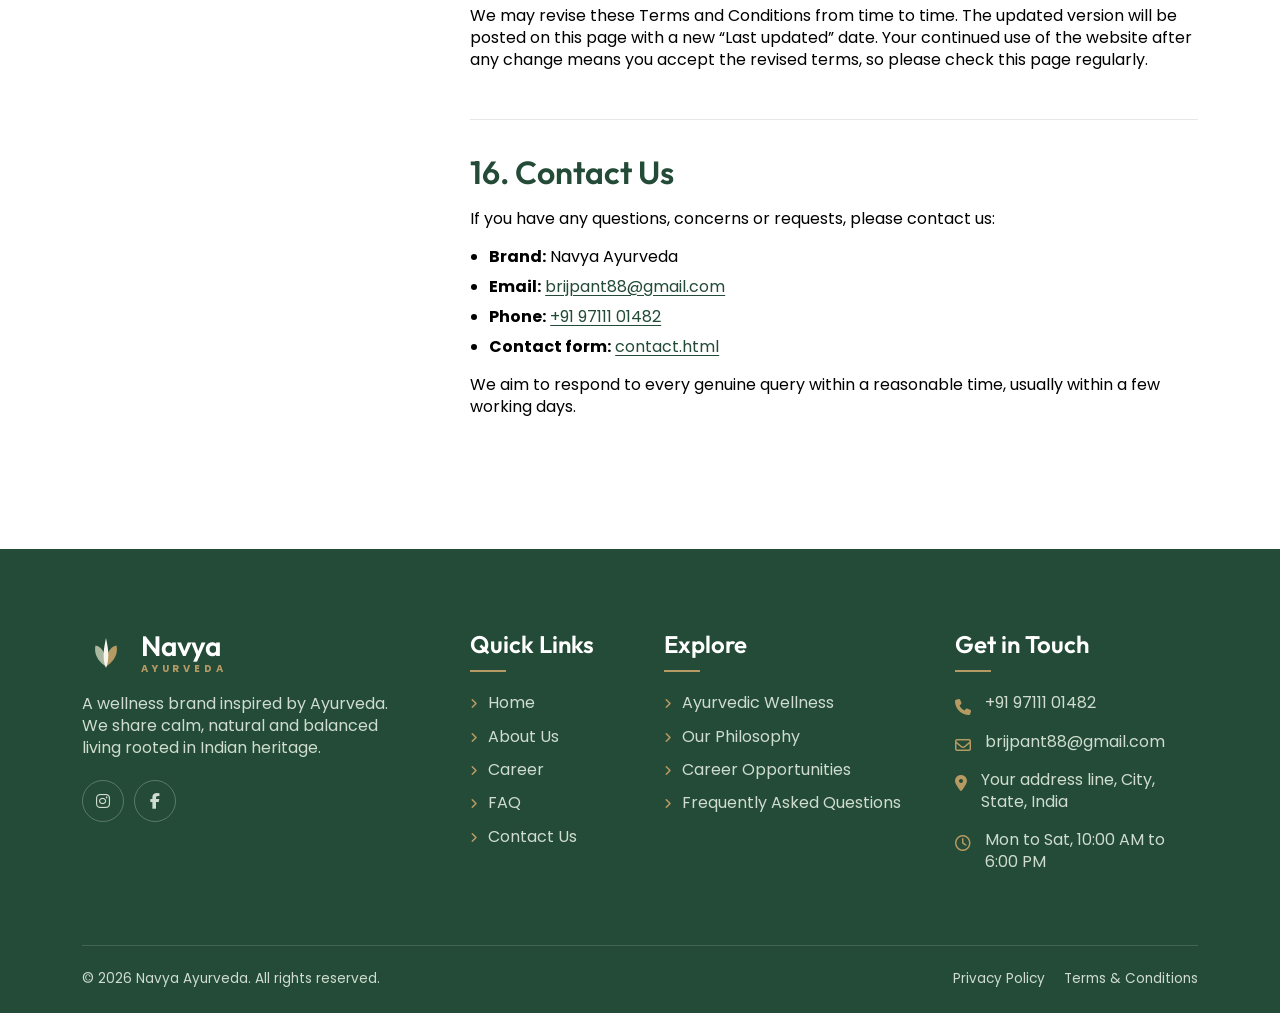
<file: terms.html>
<!DOCTYPE html>
<html lang="en">
<head>
<meta charset="utf-8">
<meta name="viewport" content="width=device-width, initial-scale=1">
<title>Terms &amp; Conditions | Navya Ayurveda</title>
<meta name="description" content="The terms and conditions for using the Navya Ayurveda website.">
<link rel="icon" href="img/logo.svg" type="image/svg+xml">
<link rel="preconnect" href="https://fonts.googleapis.com"><link rel="preconnect" href="https://fonts.gstatic.com" crossorigin>
<link href="https://fonts.googleapis.com/css2?family=Outfit:wght@400;500;600&family=Poppins:wght@400;500;600&display=swap" rel="stylesheet">
<link href="https://cdn.jsdelivr.net/npm/bootstrap@5.3.3/dist/css/bootstrap.min.css" rel="stylesheet">
<link href="https://cdnjs.cloudflare.com/ajax/libs/font-awesome/6.5.2/css/all.min.css" rel="stylesheet">
<link href="css/style.css" rel="stylesheet">
</head>
<body data-page="terms">
<div id="site-header"></div>
<main id="main">

<section class="page-hero"><div class="container">
 <nav class="crumbs" aria-label="Breadcrumb"><a href="index.html">Home</a><span>/</span><span>Terms &amp; Conditions</span></nav>
 <h1>Terms &amp; Conditions</h1><p>Please read these terms carefully before using our website.</p>
</div></section>

<section class="section-pad legal">
 <div class="container"><div class="row g-5">
  <div class="col-lg-4 col-xl-4 d-none d-lg-block">
   <aside class="legal-nav" aria-label="On this page">
    <p class="legal-nav-title">On this page</p>
    <nav><ul id="legalNav">
      <li><a href="#s1" class="active" aria-current="true"><span class="ln">01</span>Acceptance of Terms</a></li>
      <li><a href="#s2"><span class="ln">02</span>About Our Website</a></li>
      <li><a href="#s3"><span class="ln">03</span>Educational and Wellness Disclaimer</a></li>
      <li><a href="#s4"><span class="ln">04</span>Use of the Website</a></li>
      <li><a href="#s5"><span class="ln">05</span>Acceptable Use</a></li>
      <li><a href="#s6"><span class="ln">06</span>Intellectual Property</a></li>
      <li><a href="#s7"><span class="ln">07</span>Information You Submit</a></li>
      <li><a href="#s8"><span class="ln">08</span>Career Applications</a></li>
      <li><a href="#s9"><span class="ln">09</span>Third Party Links and Services</a></li>
      <li><a href="#s10"><span class="ln">10</span>Disclaimer of Warranties</a></li>
      <li><a href="#s11"><span class="ln">11</span>Limitation of Liability</a></li>
      <li><a href="#s12"><span class="ln">12</span>Indemnity</a></li>
      <li><a href="#s13"><span class="ln">13</span>Suspension and Termination</a></li>
      <li><a href="#s14"><span class="ln">14</span>Governing Law</a></li>
      <li><a href="#s15"><span class="ln">15</span>Changes to These Terms</a></li>
      <li><a href="#s16"><span class="ln">16</span>Contact Us</a></li>
    </ul></nav>
   </aside>
  </div>
  <div class="col-lg-8 col-xl-8">
   <article class="legal-body">
    <p class="legal-updated"><i class="fa-regular fa-calendar"></i> Last updated: 24 November 2026</p>
   <section id="s1" class="legal-sec"><h2>1. Acceptance of Terms</h2><p>Welcome to the website of Navya Ayurveda. By accessing or using this website, you agree to be bound by these Terms and Conditions, together with our Privacy Policy. Please read them carefully. If you do not agree with any part of these terms, you should not use the website.</p><p>These terms apply to all visitors, users and others who access the website, including people who send us a message or apply for a job through it.</p></section>
   <section id="s2" class="legal-sec"><h2>2. About Our Website</h2><p>Navya Ayurveda is a wellness brand inspired by Indian Ayurveda and natural living. This website provides general information about our brand, our approach, career opportunities and ways to contact us. It also shares general educational ideas about Ayurvedic wellness.</p><p>We may change, improve, suspend or discontinue any part of the website at any time without notice. We try to keep the information accurate and up to date, but we do not promise that every page will always be complete, current or free from errors.</p></section>
   <section id="s3" class="legal-sec"><h2>3. Educational and Wellness Disclaimer</h2><p>All content on this website, including text, images, articles and answers to frequently asked questions, is provided for general education and inspiration only. It is not medical advice, diagnosis or treatment, and it is not a substitute for the advice of a qualified doctor, Ayurvedic practitioner or other healthcare professional.</p><ul><li>Never ignore professional medical advice or delay seeking it because of something you read on this website.</li><li>If you are pregnant, nursing, taking medicines or living with a medical condition, consult a qualified professional before making changes to your routine, diet or lifestyle.</li><li>Individual experiences differ. Nothing on this website promises or guarantees any health result.</li><li>In a medical emergency, contact your local emergency services immediately.</li></ul></section>
   <section id="s4" class="legal-sec"><h2>4. Use of the Website</h2><p>You may use this website only for lawful purposes and in line with these terms. You agree to provide accurate information when you contact us or apply for a job, and not to impersonate any person or misrepresent your identity or connection with any person or organisation.</p><p>You are responsible for the device, internet connection and any costs needed to access the website. You must be at least 18 years old, or have the permission of a parent or guardian, to submit any personal information through it.</p></section>
   <section id="s5" class="legal-sec"><h2>5. Acceptable Use</h2><p>When you use the website, you agree that you will not:</p><ul><li>use it in any way that breaks any applicable law or regulation;</li><li>send spam, advertising, harmful, abusive, defamatory or misleading content through our forms;</li><li>try to gain unauthorised access to the website, its servers or any connected systems;</li><li>introduce viruses, malware or any code intended to damage or interfere with the website;</li><li>copy, scrape or collect data from the website using automated tools without our written permission;</li><li>do anything that could overload, disable or harm the website or affect other visitors.</li></ul></section>
   <section id="s6" class="legal-sec"><h2>6. Intellectual Property</h2><p>Unless stated otherwise, the content of this website, including the Navya Ayurveda name, logo, text, graphics, layout and design, belongs to Navya Ayurveda or is used with permission, and is protected by copyright, trademark and other intellectual property laws. Some photographs on the website are provided by third party photographers under free licences and remain the property of their creators.</p><p>You may view and print pages for your own personal, non commercial use. You may not copy, reproduce, modify, distribute, sell or exploit any part of the website without our prior written consent. All rights not expressly granted to you are reserved.</p></section>
   <section id="s7" class="legal-sec"><h2>7. Information You Submit</h2><p>When you send us a message, enquiry or feedback, you confirm that the information is true and that you have the right to share it. You allow us to use that information to respond to you and to improve our services, in line with our Privacy Policy.</p><p>If you share ideas or suggestions with us, we may use them without any obligation to pay or credit you, unless we have agreed otherwise in writing. Please do not send confidential or sensitive information through the website forms.</p></section>
   <section id="s8" class="legal-sec"><h2>8. Career Applications</h2><p>Information about job roles on the website is for general guidance and may include sample listings. Posting a role does not create an offer of employment or a promise to hire. We may close, change or withdraw any opening at any time without notice.</p><p>By submitting an application, you confirm that the details you provide are accurate and you agree that we may store and review them for current and future openings. We will never ask candidates for money at any stage of hiring. If anyone asks you for payment in our name, please report it to us at once.</p></section>
   <section id="s9" class="legal-sec"><h2>9. Third Party Links and Services</h2><p>The website may include links to third party websites and services, such as social media pages, maps and external tools. These links are provided for your convenience only. We do not control, endorse or accept responsibility for the content, accuracy, policies or practices of any third party, and your use of them is at your own risk and subject to their own terms.</p></section>
   <section id="s10" class="legal-sec"><h2>10. Disclaimer of Warranties</h2><p>The website and its content are provided on an &ldquo;as is&rdquo; and &ldquo;as available&rdquo; basis. To the fullest extent permitted by law, we make no warranties of any kind, express or implied, including any warranty about accuracy, reliability, availability, fitness for a particular purpose or non infringement.</p><p>We do not guarantee that the website will be uninterrupted, secure or free of errors, viruses or other harmful components, or that any defects will be corrected.</p></section>
   <section id="s11" class="legal-sec"><h2>11. Limitation of Liability</h2><p>To the fullest extent permitted by law, Navya Ayurveda, its owners, team members and partners will not be liable for any direct, indirect, incidental, special or consequential loss or damage arising from your use of, or inability to use, the website, or from reliance on any content on it. This includes loss of data, profits or goodwill, even if we were told that such loss might occur.</p><p>Nothing in these terms limits any liability that cannot be excluded or limited under applicable law.</p></section>
   <section id="s12" class="legal-sec"><h2>12. Indemnity</h2><p>You agree to protect and compensate Navya Ayurveda and its owners and team members against any claims, damages, losses or expenses, including reasonable legal fees, that arise from your misuse of the website, your breach of these terms or your violation of any law or the rights of another person.</p></section>
   <section id="s13" class="legal-sec"><h2>13. Suspension and Termination</h2><p>We may suspend or restrict your access to the website at any time, without notice, if we believe you have broken these terms or are using the website in a way that could cause harm. The sections of these terms that by their nature should continue after termination, such as intellectual property, disclaimers and limitation of liability, will remain in effect.</p></section>
   <section id="s14" class="legal-sec"><h2>14. Governing Law</h2><p>These terms are governed by and interpreted in accordance with the laws of India. Any dispute arising out of or in connection with these terms or the use of the website will be subject to the exclusive jurisdiction of the competent courts in India. We encourage you to contact us first so that we can try to resolve any concern in a friendly and practical way.</p></section>
   <section id="s15" class="legal-sec"><h2>15. Changes to These Terms</h2><p>We may revise these Terms and Conditions from time to time. The updated version will be posted on this page with a new &ldquo;Last updated&rdquo; date. Your continued use of the website after any change means you accept the revised terms, so please check this page regularly.</p></section>
   <section id="s16" class="legal-sec"><h2>16. Contact Us</h2><p>If you have any questions, concerns or requests, please contact us:</p><ul><li><strong>Brand:</strong> Navya Ayurveda</li><li><strong>Email:</strong> <a href="mailto:brijpant88@gmail.com">brijpant88@gmail.com</a></li><li><strong>Phone:</strong> <a href="tel:+919711101482">+91 97111 01482</a></li><li><strong>Contact form:</strong> <a href="contact.html">contact.html</a></li></ul><p>We aim to respond to every genuine query within a reasonable time, usually within a few working days.</p></section>
   </article>
  </div>
 </div></div>
</section>

</main>
<div id="site-footer"></div>
<script src="https://cdn.jsdelivr.net/npm/bootstrap@5.3.3/dist/js/bootstrap.bundle.min.js"></script>
<script src="js/components.js"></script>
<script src="js/main.js"></script>
<script src="js/legal.js"></script>
</body>
</html>
</file>
<file: css/style.css>
/* Navya Ayurveda | Premium theme on top of Bootstrap 5 */
:root{
  --forest:#234B37;--herbal:#557A57;--sage:#A8B9A0;--ivory:#F8F5ED;--beige:#E8DDCA;
  --gold:#B69A63;--text:#000;--white:#fff;
  --ff-head:'Outfit',sans-serif;--ff-body:'Poppins',sans-serif;
  --radius:22px;--shadow:0 12px 40px rgba(35,75,55,.10);--shadow-sm:0 4px 18px rgba(35,75,55,.08);
  --header-h:84px;
}
html{scroll-behavior:smooth}
body{font-family:var(--ff-body);color:var(--text);background:var(--ivory);font-size:16px;font-weight:400;line-height:22px;overflow-x:hidden;-webkit-font-smoothing:antialiased}
img,svg{max-width:100%}
h1,h2,h3,h4,h5,h6,.h1,.h2,.h3,.h4,.h5,.h6{font-family:var(--ff-head);color:var(--forest);font-weight:600;letter-spacing:0}
h1,h2,.h1,.h2{font-size:32px;line-height:40px}
h3,h4,h5,h6,.h3,.h4,.h5,.h6{font-size:24px;line-height:30px}
.small,small{font-size:1rem}
.text-muted{color:var(--text)!important}
@media(max-width:767px){h1,h2,.h1,.h2{font-size:26px;line-height:34px}h3,h4,h5,h6,.h3,.h4,.h5,.h6{font-size:22px;line-height:28px}}
p{margin-bottom:1rem}a{color:var(--forest);text-decoration:none;transition:.25s}
a:focus-visible,button:focus-visible,input:focus-visible,select:focus-visible,textarea:focus-visible{outline:3px solid var(--gold);outline-offset:2px}
.skip-link{position:absolute;left:-999px;top:8px;background:var(--forest);color:#fff;padding:.5rem 1rem;border-radius:8px;z-index:2000}
.skip-link:focus{left:8px}
section{position:relative}
.section-pad{padding:clamp(64px,9vw,120px) 0}
.bg-beige{background:var(--beige)}.bg-white-soft{background:#fff}.bg-forest{background:var(--forest);color:#fff}
.eyebrow{display:inline-flex;align-items:center;gap:.6rem;font-size:.78rem;letter-spacing:.22em;text-transform:uppercase;color:var(--gold);font-weight:700;margin-bottom:1rem}
.eyebrow::before{content:"";width:34px;height:1px;background:var(--gold)}
.lead-soft{font-size:1rem;color:var(--text);max-width:620px}
.section-head{max-width:700px;margin:0 auto 3.2rem;text-align:center}
.section-head .eyebrow{justify-content:center}.section-head .eyebrow::after{content:"";width:34px;height:1px;background:var(--gold)}
.section-head p{color:var(--text)}

/* Buttons */
.btn-daksh,.btn-outline-daksh,.btn-gold{display:inline-flex;align-items:center;gap:.6rem;border-radius:50px;padding:.85rem 1.8rem;font-weight:500;font-size:1rem;letter-spacing:0;border:1.5px solid var(--forest);transition:.3s;min-height:48px;cursor:pointer}
.btn-daksh{background:var(--forest);color:#fff}
.btn-daksh:hover{background:var(--herbal);border-color:var(--herbal);color:#fff;transform:translateY(-2px);box-shadow:0 10px 24px rgba(35,75,55,.25)}
.btn-outline-daksh{background:transparent;color:var(--forest)}
.btn-outline-daksh:hover{background:var(--forest);color:#fff;transform:translateY(-2px)}
.btn-gold{background:var(--gold);border-color:var(--gold);color:#fff}
.btn-gold:hover{background:#9f8450;border-color:#9f8450;color:#fff;transform:translateY(-2px)}
.bg-forest .btn-outline-daksh{color:#fff;border-color:rgba(255,255,255,.6)}.bg-forest .btn-outline-daksh:hover{background:#fff;color:var(--forest)}

/* Header */
.topbar{background:var(--forest);color:#e9efe8;font-size:.82rem;padding:.45rem 0}
.topbar a{color:#e9efe8}.topbar a:hover{color:var(--gold)}
.topbar .sep{opacity:.35;margin:0 .8rem}
#site-header{display:contents}
html{scroll-padding-top:90px}
.site-header{position:sticky;top:0;z-index:1030;background:rgba(248,245,237,.96);backdrop-filter:blur(10px);border-bottom:1px solid transparent;transition:.3s}
.site-header.scrolled{box-shadow:0 8px 30px rgba(35,75,55,.10);border-bottom-color:rgba(182,154,99,.35)}
.site-header .navbar{min-height:var(--header-h);padding:.4rem 0}
.brand{display:flex;align-items:center;gap:.7rem}
.brand img{width:48px;height:48px}
.brand-text{display:flex;flex-direction:column;line-height:1}
.brand-text b{font-family:var(--ff-head);font-size:1.75rem;color:var(--forest);font-weight:600;letter-spacing:0}
.brand-text small{font-size:.62rem;letter-spacing:.38em;text-transform:uppercase;color:var(--gold);font-weight:700;margin-top:4px}
.navbar-nav .nav-link{color:var(--text);font-weight:500;font-size:1rem;padding:.6rem 1rem!important;position:relative}
.navbar-nav .nav-link::after{content:"";position:absolute;left:1rem;right:1rem;bottom:.2rem;height:2px;background:var(--gold);transform:scaleX(0);transform-origin:left;transition:.3s}
.navbar-nav .nav-link:hover::after,.navbar-nav .nav-link.active::after{transform:scaleX(1)}
.navbar-nav .nav-link.active{color:var(--forest)}
.social-mini{display:flex;gap:.5rem}
.social-mini a{width:38px;height:38px;border-radius:50%;border:1px solid rgba(35,75,55,.25);display:grid;place-items:center;font-size:.9rem}
.social-mini a:hover{background:var(--forest);color:#fff;border-color:var(--forest)}
.navbar-toggler{border:0;padding:.5rem;width:48px;height:48px;position:relative}
.navbar-toggler:focus{box-shadow:none;outline:3px solid var(--gold)}
.burger,.burger::before,.burger::after{display:block;width:24px;height:2px;background:var(--forest);border-radius:2px;transition:.3s;position:absolute;left:12px}
.burger{top:23px}.burger::before,.burger::after{content:"";left:0}.burger::before{top:-8px}.burger::after{top:8px}
.navbar-toggler[aria-expanded="true"] .burger{background:transparent}
.navbar-toggler[aria-expanded="true"] .burger::before{top:0;transform:rotate(45deg)}
.navbar-toggler[aria-expanded="true"] .burger::after{top:0;transform:rotate(-45deg)}
@media(max-width:991.98px){
  .navbar-collapse{background:#fff;border-radius:18px;box-shadow:var(--shadow);margin:.6rem 0 1rem;padding:1rem 1.2rem}
  .navbar-nav .nav-link{padding:.8rem 0!important;border-bottom:1px solid var(--beige)}
  .navbar-nav .nav-link::after{display:none}.navbar-nav .nav-link.active{color:var(--gold)}
  .mobile-actions{display:flex;align-items:center;justify-content:space-between;gap:1rem;margin-top:1rem}
  .brand img{width:40px;height:40px}.brand-text b{font-size:1.45rem}
}

/* Hero */
.hero{padding:clamp(48px,7vw,96px) 0 clamp(64px,8vw,110px);background:radial-gradient(circle at 85% 20%,rgba(182,154,99,.14),transparent 45%),var(--ivory);overflow:hidden}
.hero h1 em{color:var(--herbal);font-style:normal;font-weight:600}
.hero-visual{position:relative;max-width:520px;margin-left:auto}
.hero-arch{border-radius:260px 260px 28px 28px;overflow:hidden;aspect-ratio:4/5;box-shadow:var(--shadow);border:8px solid #fff;position:relative}
.hero-arch img{width:100%;height:100%;object-fit:cover}
.hero-ring{position:absolute;inset:-22px -22px auto auto;width:140px;height:140px;border:1.5px dashed var(--gold);border-radius:50%;animation:spin 40s linear infinite}
.hero-chip{position:absolute;background:#fff;border-radius:16px;box-shadow:var(--shadow);padding:.8rem 1.1rem;display:flex;gap:.7rem;align-items:center;font-size:.85rem;font-weight:700;color:var(--forest)}
.hero-chip i{color:var(--gold);font-size:1.2rem}
.chip-1{left:-34px;bottom:70px}.chip-2{right:-10px;top:60px}
@media(max-width:575px){.chip-1{left:-6px}.chip-2{right:0}.hero-chip{padding:.6rem .8rem;font-size:.78rem}}
@keyframes spin{to{transform:rotate(360deg)}}
.trust-row{display:flex;flex-wrap:wrap;gap:1.4rem;margin-top:2.2rem;font-size:1rem;font-weight:400;color:var(--forest)}
.trust-row i{color:var(--gold);margin-right:.4rem}

/* Page hero */
.page-hero{position:relative;background:var(--forest) url('../img/banner.svg') center/cover;color:#fff;padding:clamp(70px,10vw,130px) 0;overflow:hidden;text-align:center}
.page-hero::after{content:"";position:absolute;inset:0;background:linear-gradient(180deg,rgba(35,75,55,.55),rgba(35,75,55,.9))}
.page-hero .container{position:relative;z-index:2}
.page-hero h1{color:#fff}.page-hero p{color:#dfe8dc;max-width:620px;margin:1rem auto 0}
.crumbs{display:flex;justify-content:center;gap:.6rem;font-size:.85rem;margin-bottom:1.2rem;color:var(--sage)}
.crumbs a{color:#fff}

/* Cards */
.card-soft{background:#fff;border:1px solid rgba(35,75,55,.09);border-radius:var(--radius);padding:2rem;height:100%;box-shadow:var(--shadow-sm);transition:.35s;position:relative;overflow:hidden}
.card-soft:hover{transform:translateY(-8px);box-shadow:var(--shadow);border-color:rgba(182,154,99,.5)}
.icon-badge{width:64px;height:64px;border-radius:20px 20px 20px 4px;background:var(--beige);display:grid;place-items:center;color:var(--forest);font-size:1.5rem;margin-bottom:1.3rem;transition:.35s}
.card-soft:hover .icon-badge{background:var(--forest);color:var(--gold)}
.card-soft .num{position:absolute;right:1.2rem;top:.4rem;font-family:var(--ff-head);font-size:4rem;color:var(--beige);line-height:1;font-weight:700}
.card-soft p{color:var(--text);margin:0}

/* Image frames */
.frame{border-radius:var(--radius);overflow:hidden;box-shadow:var(--shadow);position:relative}
.frame img{width:100%;height:100%;object-fit:cover;transition:transform .8s}
.frame:hover img{transform:scale(1.06)}
.frame-arch{border-radius:200px 200px var(--radius) var(--radius)}
.frame-offset::before{content:"";position:absolute;inset:18px -18px -18px 18px;border:1.5px solid var(--gold);border-radius:var(--radius);z-index:-1}
.img-wrap{position:relative;z-index:1}
.img-wrap.frame-offset::before{z-index:-1}

/* Philosophy / timeline */
.steps{position:relative;counter-reset:s}
.step{display:flex;gap:1.4rem;padding-bottom:2rem;position:relative}
.step:not(:last-child)::before{content:"";position:absolute;left:27px;top:56px;bottom:0;width:1px;background:linear-gradient(var(--gold),transparent)}
.step-dot{flex:0 0 56px;height:56px;border-radius:50%;background:var(--forest);color:var(--gold);display:grid;place-items:center;font-family:var(--ff-head);font-size:1.5rem;font-weight:700;box-shadow:0 0 0 6px var(--beige)}
.step h3{margin-bottom:.3rem}.step p{color:var(--text);margin:0}

/* Features dark */
.feature-dark{padding:2rem;border-radius:var(--radius);border:1px solid rgba(255,255,255,.14);background:rgba(255,255,255,.04);height:100%;transition:.35s}
.feature-dark:hover{background:rgba(255,255,255,.1);transform:translateY(-6px);border-color:var(--gold)}
.feature-dark i{font-size:1.7rem;color:var(--gold);margin-bottom:1rem;display:block}
.feature-dark h3{color:#fff}.feature-dark p{color:#cfdccf;margin:0}
.bg-forest h2{color:#fff}.bg-forest .section-head p{color:#cfdccf}
.leaf-deco{position:absolute;opacity:.08;pointer-events:none;width:420px}

/* Gallery */
.gallery{display:grid;grid-template-columns:repeat(4,1fr);grid-auto-rows:150px;gap:1rem}
.gallery .g{border-radius:18px;overflow:hidden;position:relative;margin:0;box-shadow:var(--shadow-sm)}
.gallery img{width:100%;height:100%;object-fit:cover;transition:.8s}
.gallery .g:hover img{transform:scale(1.1)}
.gallery figcaption{position:absolute;inset:auto 0 0 0;padding:1.4rem 1rem .8rem;background:linear-gradient(transparent,rgba(35,75,55,.88));color:#fff;font-size:.85rem;font-weight:600;opacity:0;transition:.3s;transform:translateY(8px)}
.gallery .g:hover figcaption{opacity:1;transform:none}
.g1{grid-column:span 2;grid-row:span 3}.g2{grid-row:span 2}.g3{grid-row:span 2}.g4{grid-column:span 2;grid-row:span 2}.g5{grid-row:span 3}.g6{grid-column:span 1;grid-row:span 2}
@media(max-width:767px){.gallery{grid-template-columns:repeat(2,1fr);grid-auto-rows:130px}.g1,.g4{grid-column:span 2}.g1{grid-row:span 2}.g5{grid-row:span 2}}

/* CTA */
.cta{background:var(--forest);color:#fff;border-radius:34px;padding:clamp(40px,6vw,80px);position:relative;overflow:hidden;text-align:center}
.cta h2{color:#fff}.cta p{color:#d3e0d3;max-width:560px;margin:1rem auto 2rem}
.cta::before,.cta::after{content:"";position:absolute;border-radius:50%;border:1px solid rgba(182,154,99,.4)}
.cta::before{width:340px;height:340px;left:-120px;top:-120px}.cta::after{width:260px;height:260px;right:-80px;bottom:-110px}

/* Values / stats */
.value-line{display:flex;gap:1rem;padding:1.2rem 0;border-bottom:1px solid rgba(35,75,55,.12)}
.value-line i{color:var(--gold);font-size:1.3rem;margin-top:.3rem}.value-line h3{margin:0 0 .2rem}.value-line p{margin:0;color:var(--text)}
.quote-block{border-left:3px solid var(--gold);padding:.5rem 0 .5rem 1.6rem;font-family:var(--ff-head);font-size:24px;line-height:30px;font-weight:600;color:var(--forest);font-style:normal}
.placeholder-note{display:inline-block;font-size:.72rem;background:rgba(182,154,99,.18);color:#7a6531;border-radius:6px;padding:.1rem .5rem;font-weight:700;letter-spacing:.04em}

/* Jobs */
.job-card{background:#fff;border-radius:var(--radius);padding:1.8rem;border:1px solid rgba(35,75,55,.1);height:100%;display:flex;flex-direction:column;transition:.35s;box-shadow:var(--shadow-sm)}
.job-card:hover{border-color:var(--gold);transform:translateY(-6px);box-shadow:var(--shadow)}
.job-meta{display:flex;flex-wrap:wrap;gap:.5rem;margin:.9rem 0 1.4rem}
.tag{font-size:.78rem;font-weight:700;padding:.3rem .8rem;border-radius:50px;background:var(--beige);color:var(--forest)}
.tag i{color:var(--gold);margin-right:.35rem}
.job-card .btn-daksh{margin-top:auto;align-self:flex-start;padding:.65rem 1.4rem}

/* Forms */
.form-card{background:#fff;border-radius:28px;padding:clamp(1.5rem,4vw,2.8rem);box-shadow:var(--shadow);border:1px solid rgba(35,75,55,.08)}
.form-label{font-weight:500;font-size:1rem;color:var(--forest);margin-bottom:.4rem}
.req{color:#b3472f;margin-left:2px}
.form-control,.form-select{border-radius:14px;border:1.5px solid #d9d2c0;background:var(--ivory);padding:.8rem 1rem;min-height:50px;font-size:1rem;color:var(--text)}
.form-control:focus,.form-select:focus{border-color:var(--herbal);box-shadow:0 0 0 .25rem rgba(85,122,87,.18);background:#fff}
.form-control.is-invalid,.form-select.is-invalid{border-color:#b3472f;background-image:none}
.form-control.is-valid{border-color:var(--herbal);background-image:none}
.invalid-feedback{font-size:.8rem}
.success-state{display:none;text-align:center;padding:2rem 1rem}
.success-state.show{display:block;animation:rise .6s both}
.success-state .tick{width:84px;height:84px;border-radius:50%;background:var(--forest);color:var(--gold);display:grid;place-items:center;font-size:2rem;margin:0 auto 1.2rem;box-shadow:0 0 0 10px var(--beige)}
.info-card{display:flex;gap:1.1rem;background:#fff;border-radius:20px;padding:1.4rem;border:1px solid rgba(35,75,55,.09);box-shadow:var(--shadow-sm);height:100%;transition:.3s}
.info-card:hover{transform:translateY(-5px);border-color:var(--gold)}
.info-card .ic{flex:0 0 54px;height:54px;border-radius:16px;background:var(--forest);color:var(--gold);display:grid;place-items:center;font-size:1.15rem}
.info-card h3{margin:0}.info-card p{margin:0;color:var(--text)}
.map-box{border-radius:var(--radius);overflow:hidden;min-height:340px;background:linear-gradient(135deg,var(--beige),var(--sage));display:grid;place-items:center;text-align:center;padding:2rem;border:1px dashed var(--gold);position:relative}
.map-box iframe{position:absolute;inset:0;width:100%;height:100%;border:0}
.insta-cta{background:linear-gradient(135deg,var(--beige),#f1e7d3);border-radius:var(--radius);padding:2rem;display:flex;align-items:center;gap:1.3rem;flex-wrap:wrap;height:100%}
.insta-cta .big{font-size:2.4rem;color:var(--forest)}

/* FAQ */
.faq-tools{display:flex;gap:1rem;flex-direction:column;margin-bottom:2rem}
.search-wrap{position:relative}.search-wrap i{position:absolute;left:1.2rem;top:50%;transform:translateY(-50%);color:var(--gold)}
.search-wrap input{padding-left:3rem;border-radius:50px;min-height:56px;background:#fff}
.chips{display:flex;flex-wrap:wrap;gap:.6rem}
.chip{border:1.5px solid rgba(35,75,55,.2);background:#fff;color:var(--forest);border-radius:50px;padding:.5rem 1.1rem;font-size:.85rem;font-weight:700;cursor:pointer;transition:.25s;min-height:44px}
.chip:hover{border-color:var(--forest)}.chip.active{background:var(--forest);color:#fff;border-color:var(--forest)}
.faq-item{background:#fff;border-radius:18px;margin-bottom:.9rem;border:1px solid rgba(35,75,55,.09);overflow:hidden;transition:.3s}
.faq-item.open{border-color:var(--gold);box-shadow:var(--shadow-sm)}
.faq-q{width:100%;text-align:left;background:none;border:0;display:flex;align-items:center;justify-content:space-between;gap:1rem;padding:1.2rem 1.4rem;font-family:var(--ff-head);font-size:24px;line-height:30px;font-weight:600;color:var(--forest);cursor:pointer;min-height:56px}
.faq-q .cat{display:block;font-family:var(--ff-body);font-size:.68rem;letter-spacing:.18em;text-transform:uppercase;color:var(--gold);font-weight:700}
.faq-ico{flex:0 0 38px;height:38px;border-radius:50%;background:var(--beige);display:grid;place-items:center;transition:.35s;font-size:.8rem}
.faq-item.open .faq-ico{background:var(--forest);color:#fff;transform:rotate(45deg)}
.faq-a{display:grid;grid-template-rows:0fr;transition:grid-template-rows .4s ease}
.faq-item.open .faq-a{grid-template-rows:1fr}
.faq-a>div{overflow:hidden}.faq-a p{padding:0 1.4rem 1.3rem;margin:0;color:var(--text)}
.faq-empty{display:none;text-align:center;padding:2rem;color:var(--text)}
.disclaimer{font-size:1rem;color:var(--text);background:rgba(182,154,99,.14);border-radius:14px;padding:1rem 1.2rem}

/* Footer */
.site-footer{background:var(--forest);color:#cfdccf;padding-top:80px;position:relative;overflow:hidden}
.site-footer h4{color:#fff;margin-bottom:1.3rem;position:relative;padding-bottom:.8rem}
.site-footer h4::after{content:"";position:absolute;left:0;bottom:0;width:36px;height:2px;background:var(--gold)}
.site-footer a{color:#cfdccf}.site-footer a:hover{color:var(--gold)}
.foot-links{list-style:none;padding:0;margin:0}.foot-links li{margin-bottom:.65rem}
.foot-links a::before{content:"\f105";font-family:"Font Awesome 6 Free";font-weight:900;color:var(--gold);margin-right:.6rem;font-size:.75rem}
.foot-brand .brand-text b{color:#fff}
.foot-social{display:flex;gap:.6rem;margin-top:1.3rem}
.foot-social a{width:42px;height:42px;border-radius:50%;border:1px solid rgba(255,255,255,.25);display:grid;place-items:center}
.foot-social a:hover{background:var(--gold);border-color:var(--gold);color:#fff}
.foot-contact li{display:flex;gap:.9rem;margin-bottom:1rem;list-style:none}.foot-contact{padding:0;margin:0}
.foot-contact i{color:var(--gold);margin-top:.4rem}
.foot-bottom{border-top:1px solid rgba(255,255,255,.14);margin-top:3.5rem;padding:1.4rem 0;font-size:.85rem}
.foot-bottom a{margin-left:1.2rem}
@media(max-width:575px){.foot-bottom{text-align:center}.foot-bottom a{margin:0 .6rem}}

/* Reveal */
.reveal{opacity:0;transform:translateY(26px);transition:opacity .8s ease,transform .8s ease}
.reveal.in{opacity:1;transform:none}
.d1{transition-delay:.1s}.d2{transition-delay:.2s}.d3{transition-delay:.3s}
@keyframes rise{from{opacity:0;transform:translateY(16px)}to{opacity:1;transform:none}}
.hero .reveal{animation:none}
@media(prefers-reduced-motion:reduce){
  html{scroll-behavior:auto}*,*::before,*::after{animation:none!important;transition-duration:.01ms!important}
  .reveal{opacity:1;transform:none}
}
.back-top{position:fixed;right:18px;bottom:18px;width:48px;height:48px;border-radius:50%;background:var(--forest);color:var(--gold);border:0;box-shadow:var(--shadow);opacity:0;pointer-events:none;transition:.3s;z-index:1000}
.back-top.show{opacity:1;pointer-events:auto}

/* Overflow safety */
main,.site-footer{overflow-x:clip}
@media(max-width:767px){.row.g-5{--bs-gutter-x:1.5rem}.frame-offset::before{inset:12px -8px -12px 12px}.hero-ring{inset:-14px -8px auto auto;width:100px;height:100px}}

/* ===== Home hero slider ===== */
.hero-slider{background:var(--ivory);padding:clamp(40px,6vw,80px) 0 clamp(56px,7vw,90px)}
.hs-bgs{position:absolute;inset:0;z-index:0}
.hs-bgs i{position:absolute;inset:0;opacity:0;transition:opacity 1.1s ease}
.hs-bgs i.on{opacity:1}
.hs-bgs .b0{background:radial-gradient(circle at 85% 20%,rgba(182,154,99,.18),transparent 45%),#F8F5ED}
.hs-bgs .b1{background:radial-gradient(circle at 80% 25%,rgba(242,184,196,.38),transparent 50%),#FDF1EA}
.hs-bgs .b2{background:radial-gradient(circle at 82% 30%,rgba(168,185,160,.5),transparent 52%),#EEF3E8}
.hs-bgs .b3{background:radial-gradient(circle at 85% 22%,rgba(227,167,47,.28),transparent 48%),#FBF1DC}
.hs-bgs .b4{background:radial-gradient(circle at 78% 18%,rgba(255,210,122,.45),transparent 50%),#FFF6E3}
.hs-deco{position:absolute;width:380px;opacity:.08;pointer-events:none;z-index:0;transition:transform .5s ease-out}
.hs-deco-1{left:-140px;bottom:-110px;transform:translate(calc(var(--mx,0)*34px),calc(var(--my,0)*26px)) rotate(-18deg)}
.hs-deco-2{right:-150px;top:-90px;transform:translate(calc(var(--mx,0)*-30px),calc(var(--my,0)*-22px)) rotate(150deg)}
.hs-inner{position:relative;z-index:2}

.hs-copies{display:grid}
.hs-copy{grid-area:1/1;opacity:0;visibility:hidden;transition:opacity .5s ease,visibility 0s linear .5s;pointer-events:none}
.hs-copy.is-active{opacity:1;visibility:visible;transition:opacity .5s ease .2s,visibility 0s;pointer-events:auto}
.hs-copy>*{opacity:0;transform:translateY(30px);transition:opacity .45s ease,transform .45s ease}
.hs-copy.is-active>*{opacity:1;transform:none;transition:opacity .8s ease,transform .8s cubic-bezier(.2,.8,.2,1)}
.hs-copy.is-active>:nth-child(1){transition-delay:.25s}.hs-copy.is-active>:nth-child(2){transition-delay:.38s}
.hs-copy.is-active>:nth-child(3){transition-delay:.52s}.hs-copy.is-active>:nth-child(4){transition-delay:.66s}
.hs-copy .eyebrow{align-self:start}
.hs-copy h1 em,.hs-copy h2 em{position:relative;color:var(--herbal);font-style:normal;font-weight:600;white-space:nowrap}
.hs-copy h1 em::after,.hs-copy h2 em::after{content:"";position:absolute;left:0;right:0;bottom:-2px;height:7px;background:var(--gold);opacity:.35;border-radius:4px;transform:scaleX(0);transform-origin:left;transition:transform .9s cubic-bezier(.2,.8,.2,1) 0s}
.hs-copy.is-active h1 em::after,.hs-copy.is-active h2 em::after{transform:scaleX(1);transition-delay:1s}

.hs-visual{max-width:520px;margin-left:auto}
.hs-arch{background:var(--beige)}
.hs-img{position:absolute;inset:0;width:100%;height:100%;object-fit:cover;opacity:0;z-index:1;transition:opacity 0s linear 1.3s}
.hs-img.is-active{opacity:1;z-index:2;transition:none;animation:hsReveal 1.25s cubic-bezier(.7,0,.2,1) both,hsZoom 9s ease-out both}
@keyframes hsReveal{from{clip-path:circle(0% at 50% 100%)}to{clip-path:circle(150% at 50% 100%)}}
@keyframes hsZoom{from{transform:scale(1.14)}to{transform:scale(1)}}

.hs-chipset{position:absolute;inset:0;pointer-events:none;z-index:3}
.hs-chipset .hero-chip{opacity:0;transform:translateY(18px) scale(.9);transition:opacity .4s ease,transform .4s ease;translate:calc(var(--mx,0)*-14px) calc(var(--my,0)*-10px)}
.hs-chipset.is-active .hero-chip{opacity:1;transform:none;transition:opacity .7s ease .9s,transform .8s cubic-bezier(.2,.9,.3,1.3) .9s}
.hs-chipset.is-active .chip-2{transition-delay:1.1s}
.hs-chipset.is-active .chip-1{animation:hsFloat 5.5s ease-in-out 1.8s infinite}
.hs-chipset.is-active .chip-2{animation:hsFloat 6.5s ease-in-out 2s infinite reverse}
@keyframes hsFloat{0%,100%{margin-top:0}50%{margin-top:-10px}}

.hs-controls{display:flex;flex-wrap:wrap;align-items:center;gap:1.1rem 1.6rem;margin-top:2.6rem}
.hs-arrows{display:flex;gap:.6rem}
.hs-btn{width:48px;height:48px;border-radius:50%;border:1.5px solid var(--forest);background:transparent;color:var(--forest);display:grid;place-items:center;cursor:pointer;transition:.3s}
.hs-btn:hover{background:var(--forest);color:#fff;transform:translateY(-2px)}
.hs-pause{border-color:rgba(35,75,55,.3)}
.hs-count{display:flex;align-items:baseline;gap:.4rem;font-family:var(--ff-head);color:var(--forest)}
.hs-count b{font-size:32px;line-height:40px;font-weight:600;display:inline-block}
.hs-count b.flip{animation:hsNum .6s cubic-bezier(.2,.8,.2,1)}
.hs-count span{color:var(--text);opacity:.55}
@keyframes hsNum{from{opacity:0;transform:translateY(14px)}to{opacity:1;transform:none}}
.hs-ticks{list-style:none;margin:0;padding:0;display:flex;gap:.6rem;flex:1 1 280px;min-width:240px}
.hs-ticks li{flex:1}
.hs-ticks button{display:block;width:100%;border:0;background:none;padding:.5rem 0 0;text-align:left;cursor:pointer}
.t-bar{display:block;height:4px;border-radius:4px;background:rgba(35,75,55,.16);overflow:hidden}
.t-bar i{display:block;height:100%;width:0;background:var(--forest);border-radius:4px}
.hs-ticks .is-done .t-bar i{width:100%}
.hs-ticks .is-active .t-bar i{animation:hsFill var(--hs-dur,6500ms) linear forwards;animation-play-state:paused}
.is-running .hs-ticks .is-active .t-bar i{animation-play-state:running}
.hs-ticks button:not(.is-active):not(.is-done) .t-bar i{width:0}
@keyframes hsFill{from{width:0}to{width:100%}}
.t-label{display:block;margin-top:.45rem;font-size:12px;line-height:16px;letter-spacing:.08em;text-transform:uppercase;color:var(--text);opacity:.55;transition:.3s}
.hs-ticks .is-active .t-label{opacity:1;color:var(--forest);font-weight:600}
.hs-ticks button:hover .t-label{opacity:1}
@media(max-width:991.98px){
  .hs-visual{margin:1rem auto 0;max-width:430px}
  .hs-controls{margin-top:2rem}
}
@media(max-width:575px){
  .t-label{display:none}.hs-ticks{min-width:0}
  .hs-count b{font-size:26px}
}

/* ===== Slider upgrades ===== */
.hs-textcol{position:relative}
.hs-copies{position:relative;z-index:1}
.hs-copy h1 .w,.hs-copy h2 .w{display:inline-block;overflow:hidden;vertical-align:top;padding-bottom:.14em;margin-bottom:-.14em}
.hs-copy h1 .w>span,.hs-copy h2 .w>span{display:inline-block;transform:translateY(112%);transition:transform .45s ease}
.hs-copy.is-active h1 .w>span,.hs-copy.is-active h2 .w>span{transform:none;transition:transform .85s cubic-bezier(.2,.9,.2,1);transition-delay:calc(.3s + var(--i)*.07s)}
.hs-copy h1,.hs-copy h2{opacity:1;transform:none}

.hs-particles{position:absolute;inset:0;overflow:hidden;pointer-events:none;z-index:1}
.hs-particles i{position:absolute;bottom:-20px;width:var(--s);height:var(--s);border-radius:50%;background:radial-gradient(circle,#fff6d0,rgba(182,154,99,.55));opacity:0;animation:pollen var(--t) linear var(--d) infinite}
@keyframes pollen{0%{transform:translate(0,0);opacity:0}12%{opacity:.8}88%{opacity:.5}100%{transform:translate(var(--x),-110vh);opacity:0}}

/* 3D tilt + layered back cards */
.hs-visual{transform:perspective(1300px) rotateY(calc(var(--mx,0)*7deg)) rotateX(calc(var(--my,0)*-5deg));transition:transform .5s ease-out;transform-style:preserve-3d}
.hs-visual::before{content:"";position:absolute;inset:6px 6px 6px 6px;border-radius:260px 260px 28px 28px;background:var(--sage);opacity:.45;transform:rotate(6deg) translate(26px,12px);z-index:-1;transition:background .8s}
.hs-visual::after{content:"";position:absolute;inset:0;border-radius:260px 260px 28px 28px;border:1.5px dashed var(--gold);transform:rotate(-4deg) translate(-14px,10px);z-index:-1;opacity:.7}
.hs-arch::after{content:"";position:absolute;inset:auto 0 0 0;height:42%;background:linear-gradient(transparent,rgba(20,50,35,.62));z-index:3;pointer-events:none}

/* caption glass bar inside arch */
.hs-cap{position:absolute;left:18px;right:18px;bottom:18px;z-index:4;display:flex;align-items:center;gap:.9rem;padding:.7rem 1rem;border-radius:18px;background:rgba(255,255,255,.16);border:1px solid rgba(255,255,255,.35);backdrop-filter:blur(10px);-webkit-backdrop-filter:blur(10px);color:#fff;opacity:0;transform:translateY(16px);transition:opacity .4s,transform .4s;pointer-events:none}
.hs-cap.is-active{opacity:1;transform:none;transition:opacity .8s ease 1s,transform .8s cubic-bezier(.2,.9,.3,1) 1s}
.hs-cap .cap-n{font-family:var(--ff-head);font-weight:600;font-size:24px;line-height:30px;color:var(--gold);}
.hs-cap b{display:block;font-family:var(--ff-head);font-weight:600;font-size:16px;line-height:22px;color:#fff}
.hs-cap small{display:block;font-size:14px;line-height:20px;color:#fff;opacity:.9}

/* peek next card */
.hs-peek{position:absolute;right:-26px;bottom:96px;width:104px;aspect-ratio:3/4;padding:0;border:4px solid #fff;border-radius:60px 60px 14px 14px;overflow:hidden;background:var(--beige);box-shadow:var(--shadow);cursor:pointer;z-index:5;transition:transform .35s,box-shadow .35s;translate:calc(var(--mx,0)*-18px) calc(var(--my,0)*-12px)}
.hs-peek:hover{transform:translateY(-6px) scale(1.04);box-shadow:0 18px 40px rgba(35,75,55,.28)}
.hs-peek img{width:100%;height:100%;object-fit:cover;display:block;transition:opacity .35s,transform .6s}
.hs-peek:hover img{transform:scale(1.1)}
.hs-peek.swap img{opacity:0}
.hs-peek span{position:absolute;inset:auto 0 0 0;padding:1.2rem 0 .35rem;text-align:center;font-size:12px;line-height:16px;letter-spacing:.14em;text-transform:uppercase;color:#fff;font-weight:600;background:linear-gradient(transparent,rgba(20,50,35,.8))}
.hs-peek:focus-visible{outline:3px solid var(--gold);outline-offset:3px}

/* scroll cue */
.hs-scroll{position:absolute;left:50%;bottom:16px;transform:translateX(-50%);width:26px;height:42px;border:2px solid rgba(35,75,55,.45);border-radius:20px;z-index:3;display:none}
.hs-scroll span{position:absolute;left:50%;top:8px;width:4px;height:8px;margin-left:-2px;border-radius:2px;background:var(--forest);animation:scrollDot 1.8s ease-in-out infinite}
@keyframes scrollDot{0%{transform:translateY(0);opacity:1}70%{transform:translateY(14px);opacity:0}100%{opacity:0}}
@media(min-width:992px) and (min-height:760px){.hs-scroll{display:block}}

@media(max-width:991.98px){

  .hs-peek{right:-6px;width:84px;bottom:90px}
  .hs-visual::before{transform:rotate(5deg) translate(14px,8px)}
  .hs-visual::after{transform:rotate(-3deg) translate(-8px,6px)}
}
@media(max-width:575px){.hs-peek{display:none}.hs-cap{left:12px;right:12px;bottom:12px;padding:.55rem .8rem}}
@media(prefers-reduced-motion:reduce){.hs-visual{transform:none}.hs-copy h1 .w>span,.hs-copy h2 .w>span{transform:none}.hs-particles{display:none}}
@media(min-width:992px){.hero-slider{padding-top:34px;padding-bottom:70px}.hs-visual{max-width:460px;margin-right:18px}.hs-controls{margin-top:2.2rem}}
.hs-chipset .chip-1{bottom:118px}

/* ===== Legal pages (Privacy Policy, Terms) ===== */
.legal{background:#fff}
.legal-nav{position:sticky;top:108px;max-height:calc(100vh - 132px);overflow-y:auto;overscroll-behavior:contain;background:var(--ivory);border:1px solid rgba(35,75,55,.1);border-radius:var(--radius);padding:1.1rem .8rem;box-shadow:var(--shadow-sm);scrollbar-width:thin;scrollbar-color:var(--sage) transparent}
.legal-nav::-webkit-scrollbar{width:6px}.legal-nav::-webkit-scrollbar-thumb{background:var(--sage);border-radius:6px}
.legal-nav-title{font-family:var(--ff-head);font-weight:600;color:var(--forest);margin:0 0 .6rem .7rem}
.legal-nav ul{list-style:none;margin:0;padding:0}
.legal-nav a{display:flex;gap:.7rem;align-items:flex-start;font-size:14px;line-height:20px;padding:.5rem .7rem;border-radius:12px;color:var(--text);transition:background .25s,color .25s}
.legal-nav a .ln{flex:0 0 1.6rem;color:var(--gold);font-weight:500}
.legal-nav a:hover{background:var(--beige)}
.legal-nav a.active{background:var(--forest);color:#fff}
.legal-nav a.active .ln{color:var(--gold)}
.legal-updated{display:inline-flex;gap:.5rem;align-items:center;background:rgba(182,154,99,.16);border-radius:50px;padding:.35rem 1rem;margin-bottom:1.6rem;color:var(--text)}
.legal-updated i{color:var(--gold)}
.legal-sec{scroll-margin-top:110px;padding-bottom:2rem;margin-bottom:2rem;border-bottom:1px solid rgba(35,75,55,.12)}
.legal-sec:last-child{border-bottom:0;margin-bottom:0;padding-bottom:0}
.legal-sec h2{margin-bottom:1rem}
.legal-sec ul{padding-left:1.2rem;margin:0 0 1rem}
.legal-sec li{margin-bottom:.5rem}
.legal-sec a{color:var(--forest);text-decoration:underline;text-underline-offset:3px}
@media(max-width:991.98px){.legal-sec{scroll-margin-top:96px}}

/* ===== Mobile menu: overlay panel (header height never changes) ===== */
@media(max-width:991.98px){
  :root{--header-h:72px}
  .site-header .navbar{min-height:var(--header-h);height:var(--header-h);padding:0}
  .site-header .navbar>.container{height:100%}
  .navbar-collapse{position:absolute;top:100%;left:12px;right:12px;margin:0;border-radius:0 0 20px 20px;border:1px solid rgba(35,75,55,.08);border-top:0;padding:.3rem 1.2rem 1.2rem;max-height:calc(100vh - var(--header-h) - 16px);max-height:calc(100dvh - var(--header-h) - 16px);overflow-y:auto;overscroll-behavior:contain;-webkit-overflow-scrolling:touch}
  .navbar-nav{margin-bottom:0!important}
  .mobile-actions{flex-direction:column;align-items:stretch;gap:1rem;margin-top:1rem}
  .mobile-actions .social-mini{justify-content:center}
  .mobile-actions .btn-daksh{width:100%;justify-content:center}
}

/* ===== Footer accordions ===== */
.foot-acc{display:flex;align-items:center;justify-content:space-between;width:100%;padding:0;background:none;border:0;color:inherit;font:inherit;text-align:left}
.foot-acc i{font-size:.8rem;color:var(--gold);transition:transform .3s}
.foot-panel>ul{margin:0}
@media(min-width:992px){.foot-acc{pointer-events:none;cursor:default}.foot-acc i{display:none}}
@media(max-width:991.98px){
  .site-footer .row{--bs-gutter-y:0}
  .site-footer .foot-brand{margin-bottom:1.6rem}
  .site-footer .foot-col{border-bottom:1px solid rgba(255,255,255,.16)}
  .site-footer .foot-col h4{margin:0;padding:0}
  .site-footer .foot-col h4::after{display:none}
  .foot-acc{padding:1rem 0;cursor:pointer}
  .foot-panel{display:grid;grid-template-rows:0fr;transition:grid-template-rows .35s ease}
  .foot-panel>ul{overflow:hidden;min-height:0;visibility:hidden;transition:visibility 0s linear .35s}
  .foot-col.open .foot-panel{grid-template-rows:1fr}
  .foot-col.open .foot-panel>ul{visibility:visible;transition:visibility 0s;padding-bottom:.6rem}
  .foot-col.open .foot-acc i{transform:rotate(180deg)}
}

/* ===== Footer mobile: centred brand block, tighter top ===== */
@media(max-width:991.98px){
  .site-footer{padding-top:42px}
  .site-footer .foot-brand{display:flex;flex-direction:column;align-items:center;text-align:center}
  .site-footer .foot-brand .brand{justify-content:center}
  .site-footer .foot-brand p{padding:0!important;max-width:420px;margin-left:auto;margin-right:auto}
  .site-footer .foot-social{justify-content:center}
}

/* ===== Always-on button effects: white shine sweep + soft pulse ring ===== */
.btn-daksh,.btn-gold,.btn-outline-daksh{position:relative;overflow:hidden;isolation:isolate}
.btn-daksh::after,.btn-gold::after,.btn-outline-daksh::after{content:"";position:absolute;top:0;bottom:0;left:0;width:55%;z-index:-1;pointer-events:none;background:linear-gradient(110deg,transparent 25%,rgba(255,255,255,.6) 50%,transparent 75%);transform:translateX(-130%) skewX(-18deg);animation:btnShine 3.6s ease-in-out infinite}
.btn-outline-daksh::after{background:linear-gradient(110deg,transparent 25%,rgba(182,154,99,.35) 50%,transparent 75%)}
.bg-forest .btn-outline-daksh::after{background:linear-gradient(110deg,transparent 25%,rgba(255,255,255,.4) 50%,transparent 75%)}
.btn-daksh>*,.btn-gold>*,.btn-outline-daksh>*{position:relative;z-index:1}
.btn-daksh{animation:pulseForest 2.8s ease-out infinite}
.btn-gold{animation:pulseGold 2.8s ease-out infinite}
.btn-outline-daksh{animation:pulseSoft 3.2s ease-out infinite}
.bg-forest .btn-outline-daksh{animation:pulseWhite 3.2s ease-out infinite}
.hs-btn{animation:pulseSoft 3.2s ease-out infinite}
.btn-daksh:nth-of-type(2n)::after,.btn-gold:nth-of-type(2n)::after{animation-delay:.9s}
@keyframes btnShine{0%,55%{transform:translateX(-130%) skewX(-18deg)}100%{transform:translateX(330%) skewX(-18deg)}}
@keyframes pulseForest{0%{box-shadow:0 0 0 0 rgba(35,75,55,.45)}70%,100%{box-shadow:0 0 0 14px rgba(35,75,55,0)}}
@keyframes pulseGold{0%{box-shadow:0 0 0 0 rgba(182,154,99,.6)}70%,100%{box-shadow:0 0 0 14px rgba(182,154,99,0)}}
@keyframes pulseSoft{0%{box-shadow:0 0 0 0 rgba(35,75,55,.25)}70%,100%{box-shadow:0 0 0 12px rgba(35,75,55,0)}}
@keyframes pulseWhite{0%{box-shadow:0 0 0 0 rgba(255,255,255,.45)}70%,100%{box-shadow:0 0 0 12px rgba(255,255,255,0)}}

/* ===== Back to top: visible against the footer ===== */
.back-top{background:var(--gold);color:var(--forest);border:2px solid #fff;font-size:1rem;animation:pulseGold 2.4s ease-out infinite}
.back-top i{display:inline-block;animation:topBounce 1.6s ease-in-out infinite}
.back-top:hover{background:#fff}
@keyframes topBounce{0%,100%{transform:translateY(2px)}50%{transform:translateY(-3px)}}
@media(max-width:575px){.foot-bottom{padding-bottom:4.6rem}}

/* ===== Mobile polish: smaller back-to-top, single border, tighter footer ===== */
@media(max-width:991.98px){
  .site-footer{padding-top:30px}
  .site-footer .foot-brand{margin-bottom:1rem}
  .site-footer .foot-brand p{margin-top:.7rem!important;margin-bottom:0}
  .site-footer .foot-social{margin-top:.9rem}
  .site-footer .foot-brand .brand img{width:38px;height:38px}
  .foot-acc{padding:.8rem 0}
  .foot-bottom{border-top:0;margin-top:0;padding:.9rem 0 1rem;gap:.35rem!important}
  .foot-bottom a{margin:0 .6rem}
}
@media(max-width:575px){
  .back-top{width:38px;height:38px;right:12px;bottom:12px;font-size:.8rem;border-width:1.5px}
  .foot-bottom{padding:.8rem 0 3.4rem}
}

/* ===== Ayurvedic Wellness page ===== */
.aw-points{display:flex;flex-wrap:wrap;gap:.8rem;margin-top:1.6rem}
.aw-points div{display:inline-flex;align-items:center;gap:.6rem;background:var(--beige);border-radius:50px;padding:.6rem 1.1rem}
.aw-points i{color:var(--gold)}
.aw-el{--c:#E9E4F2;--a:#6B4FA0;background:linear-gradient(180deg,var(--c),#fff 95%);border:1px solid rgba(35,75,55,.08);border-radius:26px;padding:1.9rem 1.3rem;text-align:center;height:100%;transition:transform .35s,box-shadow .35s}
.aw-el:hover{transform:translateY(-8px);box-shadow:var(--shadow)}
.aw-el .el-ic{width:68px;height:68px;border-radius:50%;background:#fff;color:var(--a);display:grid;place-items:center;font-size:1.6rem;margin:0 auto 1rem;box-shadow:0 8px 20px rgba(35,75,55,.12);animation:elFloat 4s ease-in-out infinite}
.aw-el h3{margin:0}
.aw-el .el-sa{display:inline-block;margin:.4rem 0 .8rem;padding:.1rem .8rem;border-radius:50px;background:rgba(255,255,255,.8);color:var(--a);font-size:14px;line-height:20px;font-weight:500}
.aw-el p{margin:0}
.el-air{--c:#DCEBF4;--a:#2F7CA3}.el-fire{--c:#FBE1CE;--a:#D4622A}.el-water{--c:#D4EBE5;--a:#1F8A7A}.el-earth{--c:#E4E7CF;--a:#6F7F3A}
.row>div:nth-child(2) .el-ic{animation-delay:-.8s}.row>div:nth-child(3) .el-ic{animation-delay:-1.6s}.row>div:nth-child(4) .el-ic{animation-delay:-2.4s}.row>div:nth-child(5) .el-ic{animation-delay:-3.2s}
@keyframes elFloat{0%,100%{transform:translateY(0)}50%{transform:translateY(-6px)}}
@media(min-width:1200px){.col-xl{flex:1 0 0%}}

.aw-dosha{max-width:980px;margin:0 auto}
.dosha-tabs{display:flex;gap:.8rem;margin-bottom:1.4rem;flex-wrap:wrap;justify-content:center}
.dosha-tab{flex:1 1 200px;display:flex;align-items:center;gap:.9rem;padding:1rem 1.2rem;border-radius:20px;border:1.5px solid rgba(35,75,55,.18);background:#fff;color:var(--forest);text-align:left;cursor:pointer;transition:.3s}
.dosha-tab i{width:46px;height:46px;border-radius:14px;background:var(--beige);display:grid;place-items:center;font-size:1.2rem;transition:.3s}
.dosha-tab span{font-family:var(--ff-head);font-weight:600;font-size:20px;line-height:24px}
.dosha-tab small{display:block;font-family:var(--ff-body);font-weight:400;font-size:14px;line-height:20px;color:var(--text)}
.dosha-tab:hover{border-color:var(--forest)}
.dosha-tab.active{background:var(--forest);color:#fff;border-color:var(--forest);box-shadow:0 12px 28px rgba(35,75,55,.25)}
.dosha-tab.active small{color:#dfe8dc}
.dosha-tab.active i{background:var(--gold);color:#fff}
.dosha-panel{display:none;background:#fff;border-radius:28px;overflow:hidden;box-shadow:var(--shadow);border:1px solid rgba(35,75,55,.08)}
.dosha-panel.active{display:grid;grid-template-columns:5fr 7fr;animation:rise .6s both}
.dp-img{min-height:340px;position:relative}
.dp-img img{position:absolute;inset:0;width:100%;height:100%;object-fit:cover}
.dp-body{padding:clamp(1.4rem,3vw,2.4rem)}
.dp-body h3{margin-bottom:.6rem}
.dp-cols{display:grid;grid-template-columns:1fr 1fr;gap:1.2rem;margin-top:1.2rem}
.dp-body h4{font-size:16px;line-height:22px;font-weight:600;margin-bottom:.5rem}
.dp-body ul{list-style:none;padding:0;margin:0}
.dp-body li{position:relative;padding-left:1.4rem;margin-bottom:.45rem}
.dp-body li::before{content:"\f00c";font-family:"Font Awesome 6 Free";font-weight:900;position:absolute;left:0;top:1px;color:var(--gold);font-size:.8rem}
@media(max-width:767px){.dosha-panel.active{grid-template-columns:1fr}.dp-img{min-height:220px}.dp-cols{grid-template-columns:1fr}}

.aw-day h3{color:#fff}
.day-flow{display:grid;grid-template-columns:repeat(5,1fr);gap:1.4rem;position:relative}
.day-flow::before{content:"";position:absolute;left:10%;right:10%;top:36px;border-top:2px dashed rgba(182,154,99,.55)}
.day-step{position:relative;text-align:center;padding:0 .4rem}
.ds-ic{width:74px;height:74px;border-radius:50%;background:var(--gold);color:#fff;display:grid;place-items:center;font-size:1.6rem;margin:0 auto 1.1rem;box-shadow:0 0 0 8px rgba(182,154,99,.22);position:relative;z-index:1;transition:transform .4s}
.day-step:hover .ds-ic{transform:scale(1.1) rotate(-6deg)}
.day-step p{color:#cfdccf;margin:0}
@media(max-width:991.98px){
  .day-flow{grid-template-columns:1fr;gap:1.6rem;padding-left:0}
  .day-flow::before{left:36px;right:auto;top:20px;bottom:20px;border-top:0;border-left:2px dashed rgba(182,154,99,.55)}
  .day-step{display:grid;grid-template-columns:74px 1fr;column-gap:1.2rem;text-align:left;align-items:center}
  .ds-ic{margin:0;grid-row:span 2}
  .day-step h3{margin:0;align-self:end}.day-step p{align-self:start}
}

.aw-ing{background:#fff;border-radius:24px;overflow:hidden;box-shadow:var(--shadow-sm);border:1px solid rgba(35,75,55,.08);height:100%;transition:transform .35s,box-shadow .35s}
.aw-ing:hover{transform:translateY(-8px);box-shadow:var(--shadow)}
.ing-img{height:210px;overflow:hidden}
.ing-img img{width:100%;height:100%;object-fit:cover;transition:transform .8s}
.aw-ing:hover .ing-img img{transform:scale(1.1)}
.ing-body{padding:1.3rem 1.4rem 1.6rem}
.ing-tag{display:inline-block;padding:.1rem .8rem;border-radius:50px;background:rgba(182,154,99,.2);color:var(--forest);font-size:14px;line-height:22px;font-weight:500}
.ing-body h3{margin:.5rem 0}.ing-body p{margin:0}

/* ===== Our Philosophy page ===== */
.ph-statement{text-align:center;max-width:860px;margin:0 auto}
.ph-q{font-size:2.4rem;color:var(--gold);opacity:.7;margin-bottom:1rem}
.ph-big{font-family:var(--ff-head);font-weight:600;color:var(--forest);font-size:32px;line-height:44px;margin:0 0 1rem}
.ph-by{display:inline-block;font-size:14px;letter-spacing:.2em;text-transform:uppercase;color:var(--gold);font-weight:600}
.ph-row{margin-bottom:5rem}
.ph-tag{display:inline-flex;align-items:center;gap:.5rem;background:#fff;border-radius:50px;padding:.3rem 1rem;font-weight:500;color:var(--forest);margin-bottom:.8rem;box-shadow:var(--shadow-sm)}
.ph-tag i{color:var(--gold)}
.ph-list{list-style:none;padding:0;margin:1.2rem 0 0}
.ph-list li{position:relative;padding-left:1.8rem;margin-bottom:.6rem}
.ph-list li::before{content:"\f058";font-family:"Font Awesome 6 Free";font-weight:900;position:absolute;left:0;top:0;color:var(--gold)}
.ph-final{font-size:24px;line-height:34px;text-align:center;border-left:0;padding:0;position:relative}
.ph-final::before,.ph-final::after{content:"";display:block;width:60px;height:2px;background:var(--gold);margin:0 auto 1.2rem}
.ph-final::after{margin:1.2rem auto 0}
@media(max-width:767px){.ph-big{font-size:24px;line-height:34px}.ph-row{margin-bottom:3.2rem}.ph-final{font-size:22px;line-height:32px}}

/* Offset gold outline follows the image shape: arch images get an arch outline */
.img-wrap.frame-offset:has(.frame-arch)::before{border-radius:200px 200px var(--radius) var(--radius)}
</file>
